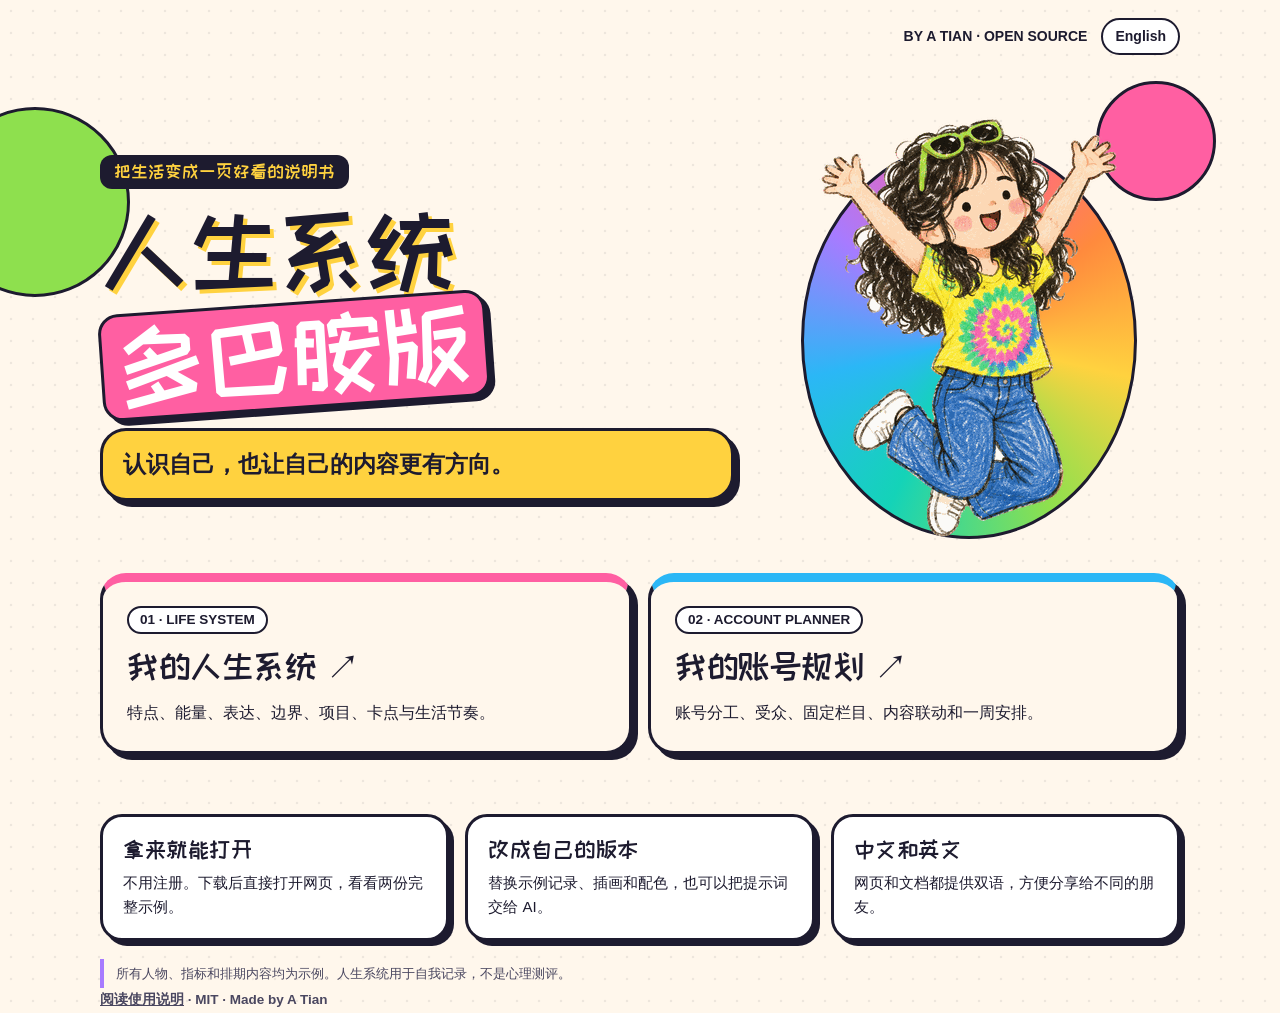
<file: index.html>
<!doctype html><html lang="zh-CN"><head><meta charset="utf-8"><meta name="viewport" content="width=device-width,initial-scale=1"><title>多巴胺人生系统</title><link href="https://fonts.googleapis.com/css2?family=ZCOOL+KuaiLe&display=swap" rel="stylesheet"><link rel="stylesheet" href="assets/life.css"><link rel="stylesheet" href="assets/extras.css"></head><body><div class="projectbar wrap"><span>BY A TIAN · OPEN SOURCE</span><a href="index_en.html">English</a></div><header class="hero"><div class="blob b1"></div><div class="blob b2"></div><div class="wrap"><div class="hero-in"><div><span class="kicker">把生活变成一页好看的说明书</span><h1>人生系统<br><span>多巴胺版</span></h1><div class="motto box">认识自己，也让自己的内容更有方向。</div></div><div class="hero-pic"><div class="ring"></div><img src="assets/mascot-01.png" alt="阿甜示例插画"></div></div></div></header><main class="wrap"><div class="g2"><a class="box public-card template-link" href="templates/life-system.html" style="--c:var(--pink)"><span class="tag">01 · LIFE SYSTEM</span><h2>我的人生系统 ↗</h2><p>特点、能量、表达、边界、项目、卡点与生活节奏。</p></a><a class="box public-card template-link" href="templates/account-planner.html" style="--c:var(--blue)"><span class="tag">02 · ACCOUNT PLANNER</span><h2>我的账号规划 ↗</h2><p>账号分工、受众、固定栏目、内容联动和一周安排。</p></a></div><section><div class="g3"><div class="card"><h3>拿来就能打开</h3><p>不用注册。下载后直接打开网页，看看两份完整示例。</p></div><div class="card"><h3>改成自己的版本</h3><p>替换示例记录、插画和配色，也可以把提示词交给 AI。</p></div><div class="card"><h3>中文和英文</h3><p>网页和文档都提供双语，方便分享给不同的朋友。</p></div></div></section><p class="example-badge">所有人物、指标和排期内容均为示例。人生系统用于自我记录，不是心理测评。</p></main><footer class="wrap"><a href="README.md">阅读使用说明</a> · MIT · Made by A Tian</footer></body></html>
</file>
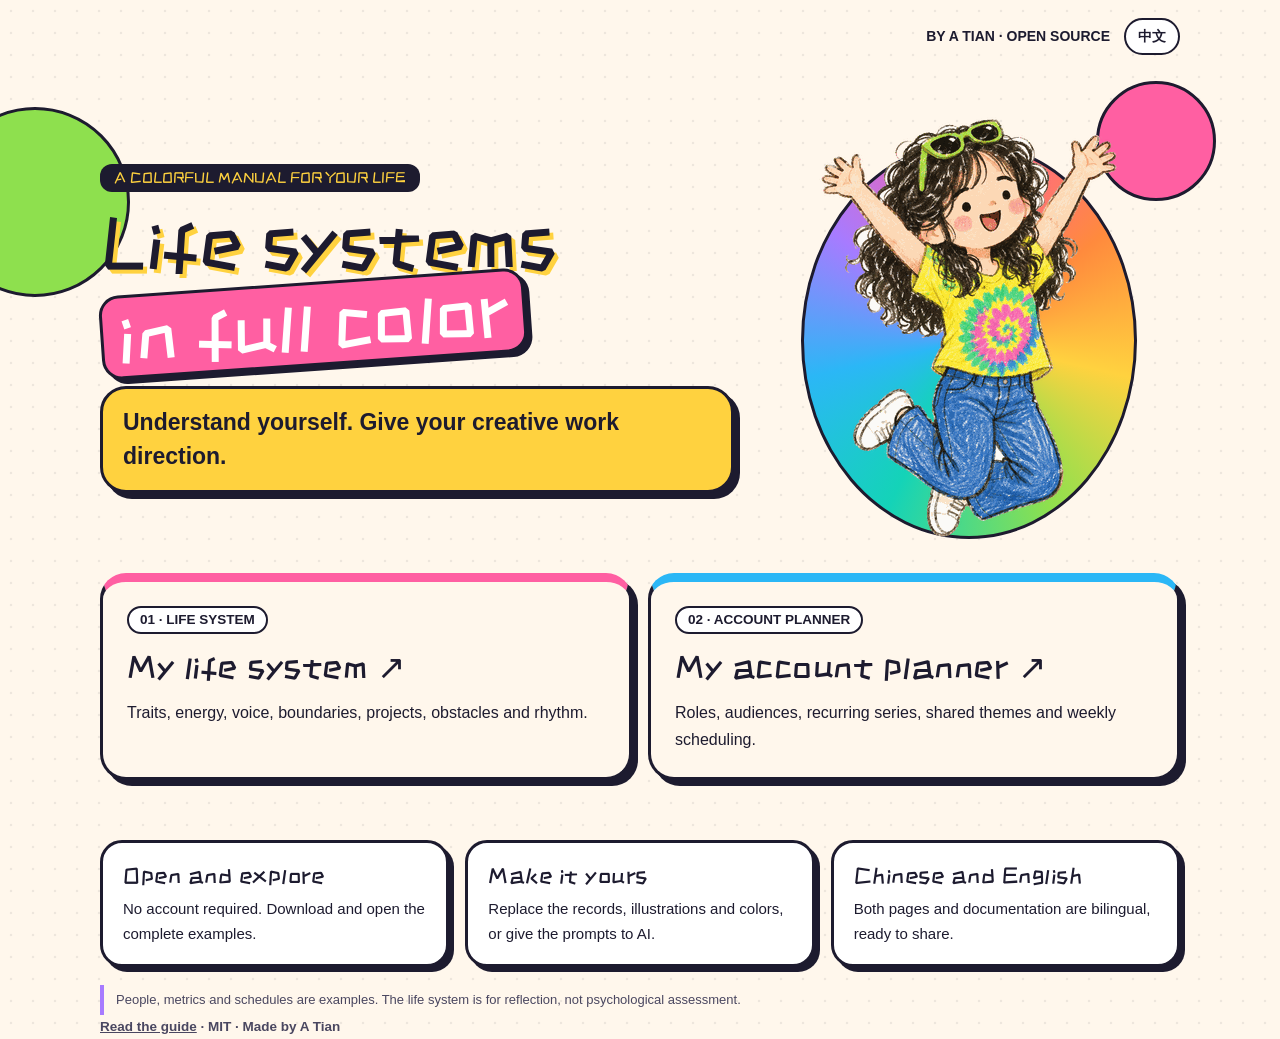
<file: index_en.html>
<!doctype html><html lang="en"><head><meta charset="utf-8"><meta name="viewport" content="width=device-width,initial-scale=1"><title>Dopamine Life System</title><link href="https://fonts.googleapis.com/css2?family=ZCOOL+KuaiLe&display=swap" rel="stylesheet"><link rel="stylesheet" href="assets/life.css"><link rel="stylesheet" href="assets/extras.css"></head><body><div class="projectbar wrap"><span>BY A TIAN · OPEN SOURCE</span><a href="index.html">中文</a></div><header class="hero"><div class="blob b1"></div><div class="blob b2"></div><div class="wrap"><div class="hero-in"><div><span class="kicker">A COLORFUL MANUAL FOR YOUR LIFE</span><h1>Life systems<br><span>in full color</span></h1><div class="motto box">Understand yourself. Give your creative work direction.</div></div><div class="hero-pic"><div class="ring"></div><img src="assets/mascot-01.png" alt="Illustration from A Tian"></div></div></div></header><main class="wrap"><div class="g2"><a class="box public-card template-link" href="templates/life-system.en.html" style="--c:var(--pink)"><span class="tag">01 · LIFE SYSTEM</span><h2>My life system ↗</h2><p>Traits, energy, voice, boundaries, projects, obstacles and rhythm.</p></a><a class="box public-card template-link" href="templates/account-planner.en.html" style="--c:var(--blue)"><span class="tag">02 · ACCOUNT PLANNER</span><h2>My account planner ↗</h2><p>Roles, audiences, recurring series, shared themes and weekly scheduling.</p></a></div><section><div class="g3"><div class="card"><h3>Open and explore</h3><p>No account required. Download and open the complete examples.</p></div><div class="card"><h3>Make it yours</h3><p>Replace the records, illustrations and colors, or give the prompts to AI.</p></div><div class="card"><h3>Chinese and English</h3><p>Both pages and documentation are bilingual, ready to share.</p></div></div></section><p class="example-badge">People, metrics and schedules are examples. The life system is for reflection, not psychological assessment.</p></main><footer class="wrap"><a href="README_EN.md">Read the guide</a> · MIT · Made by A Tian</footer></body></html>
</file>
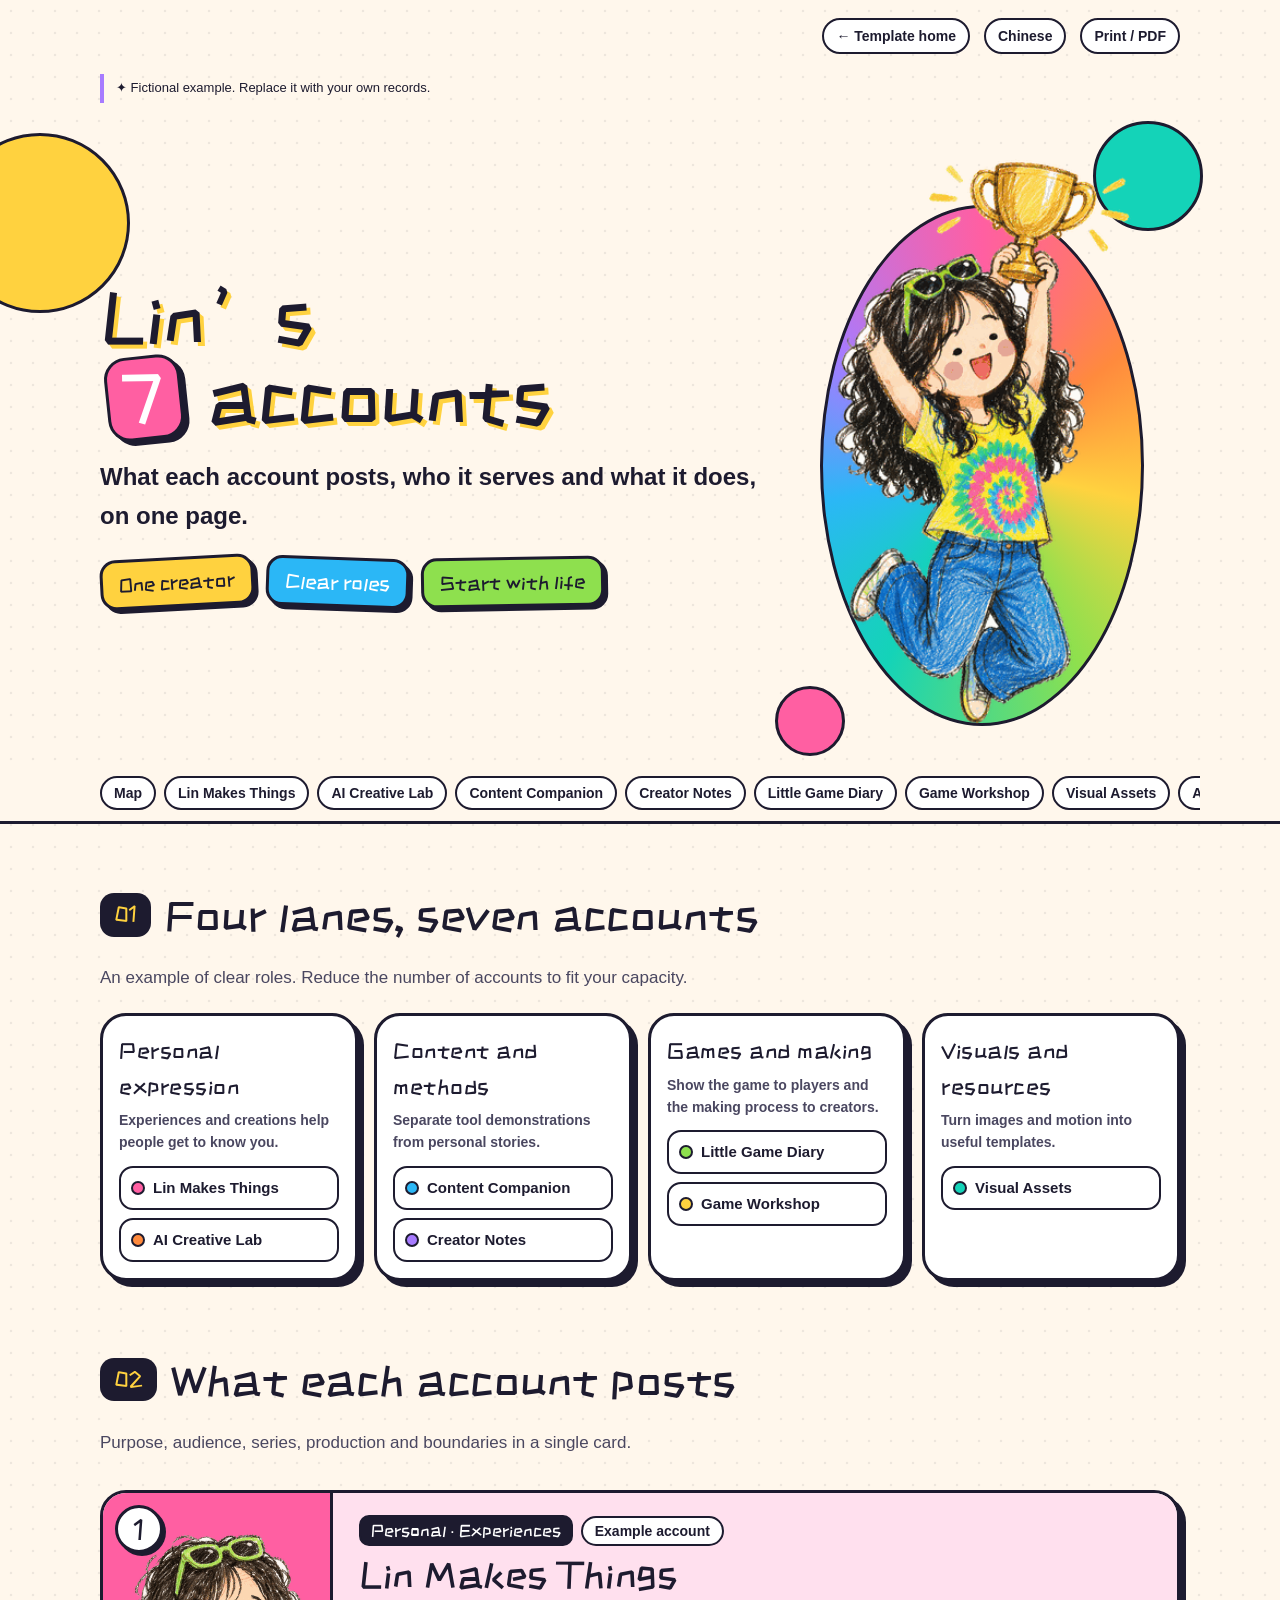
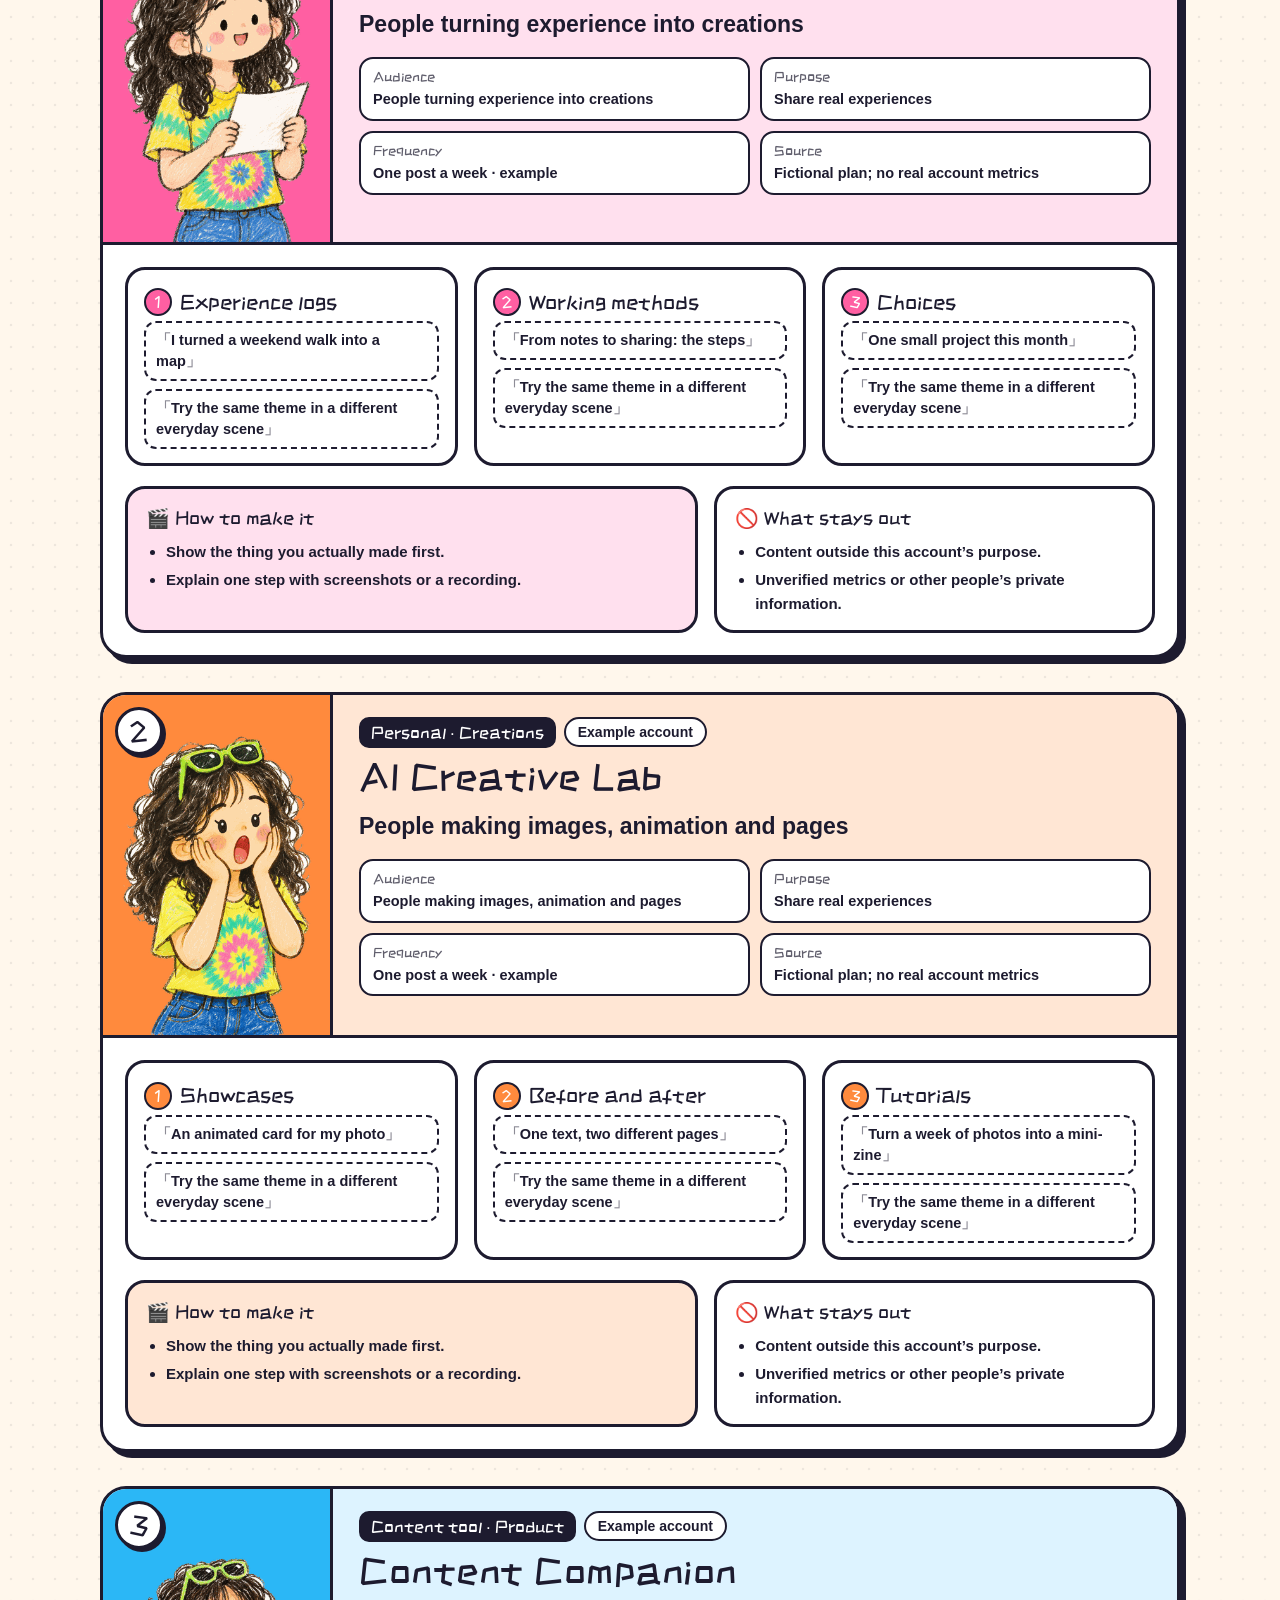
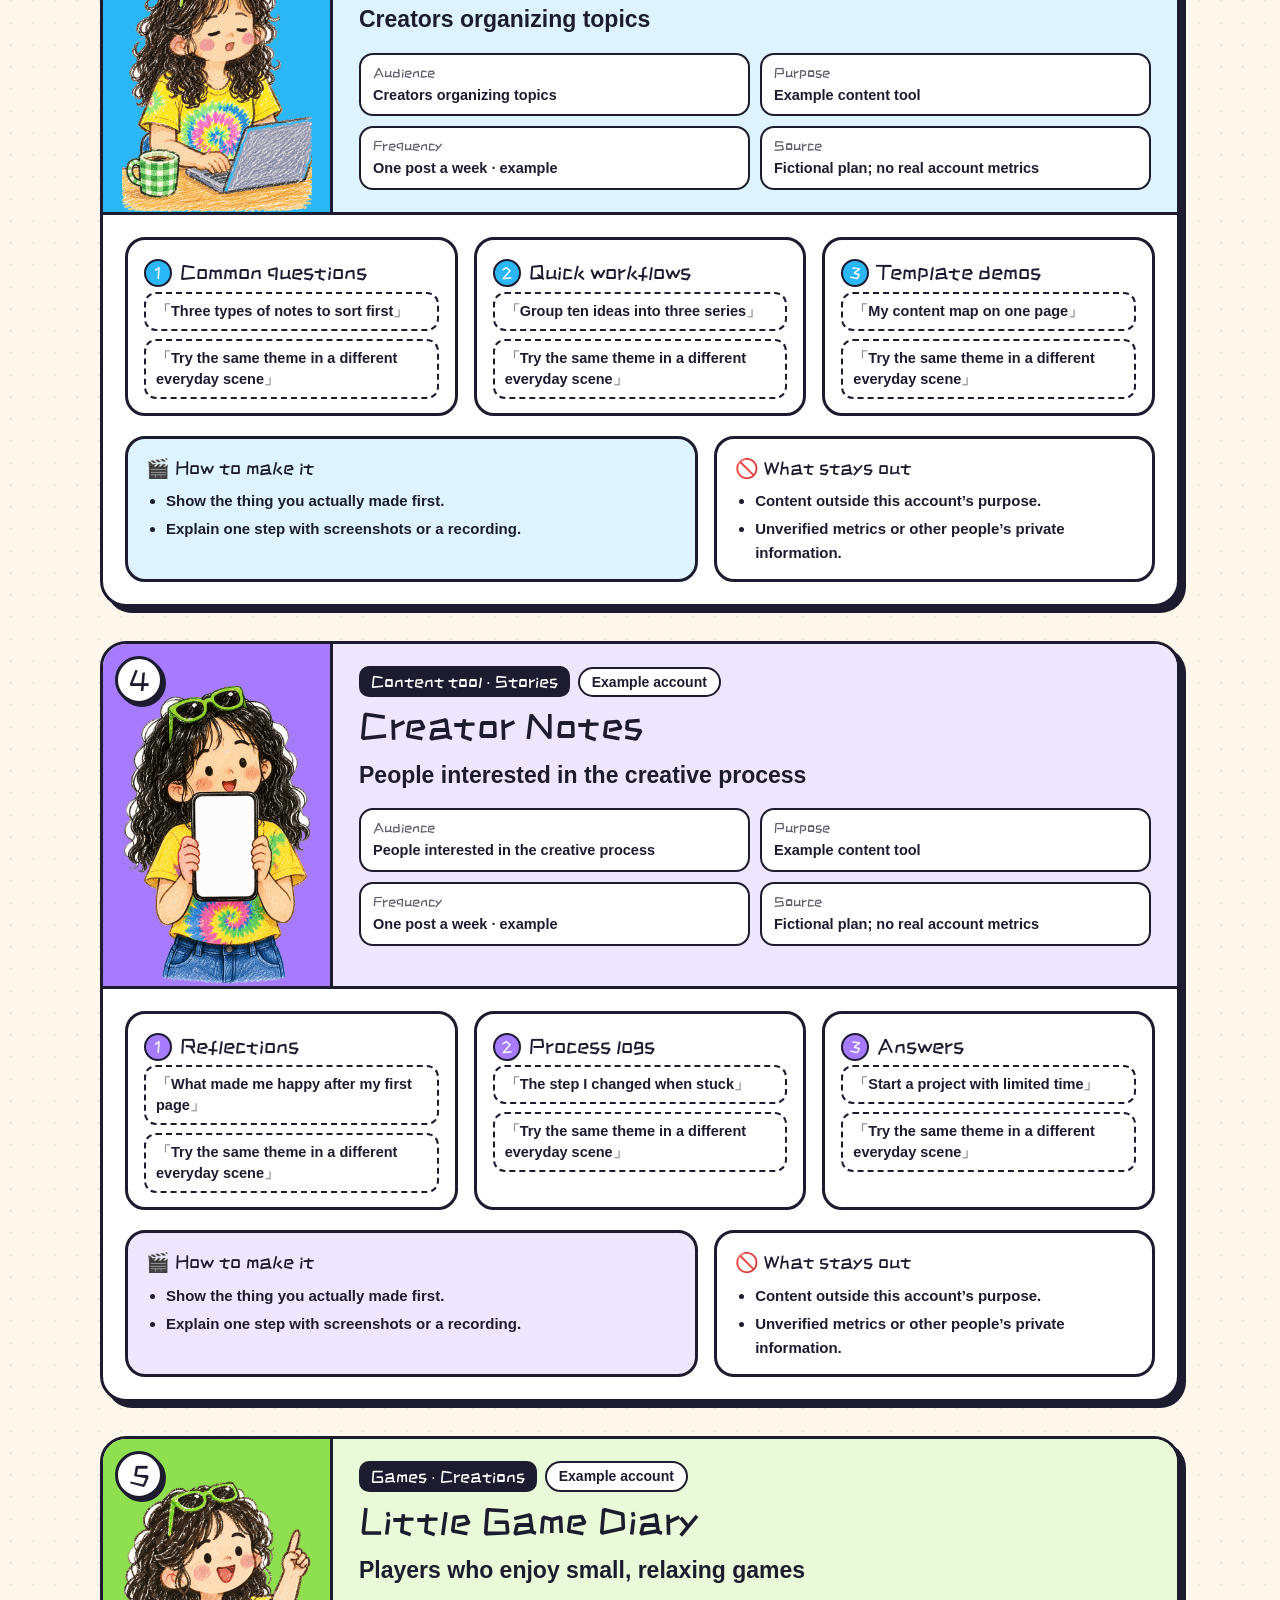
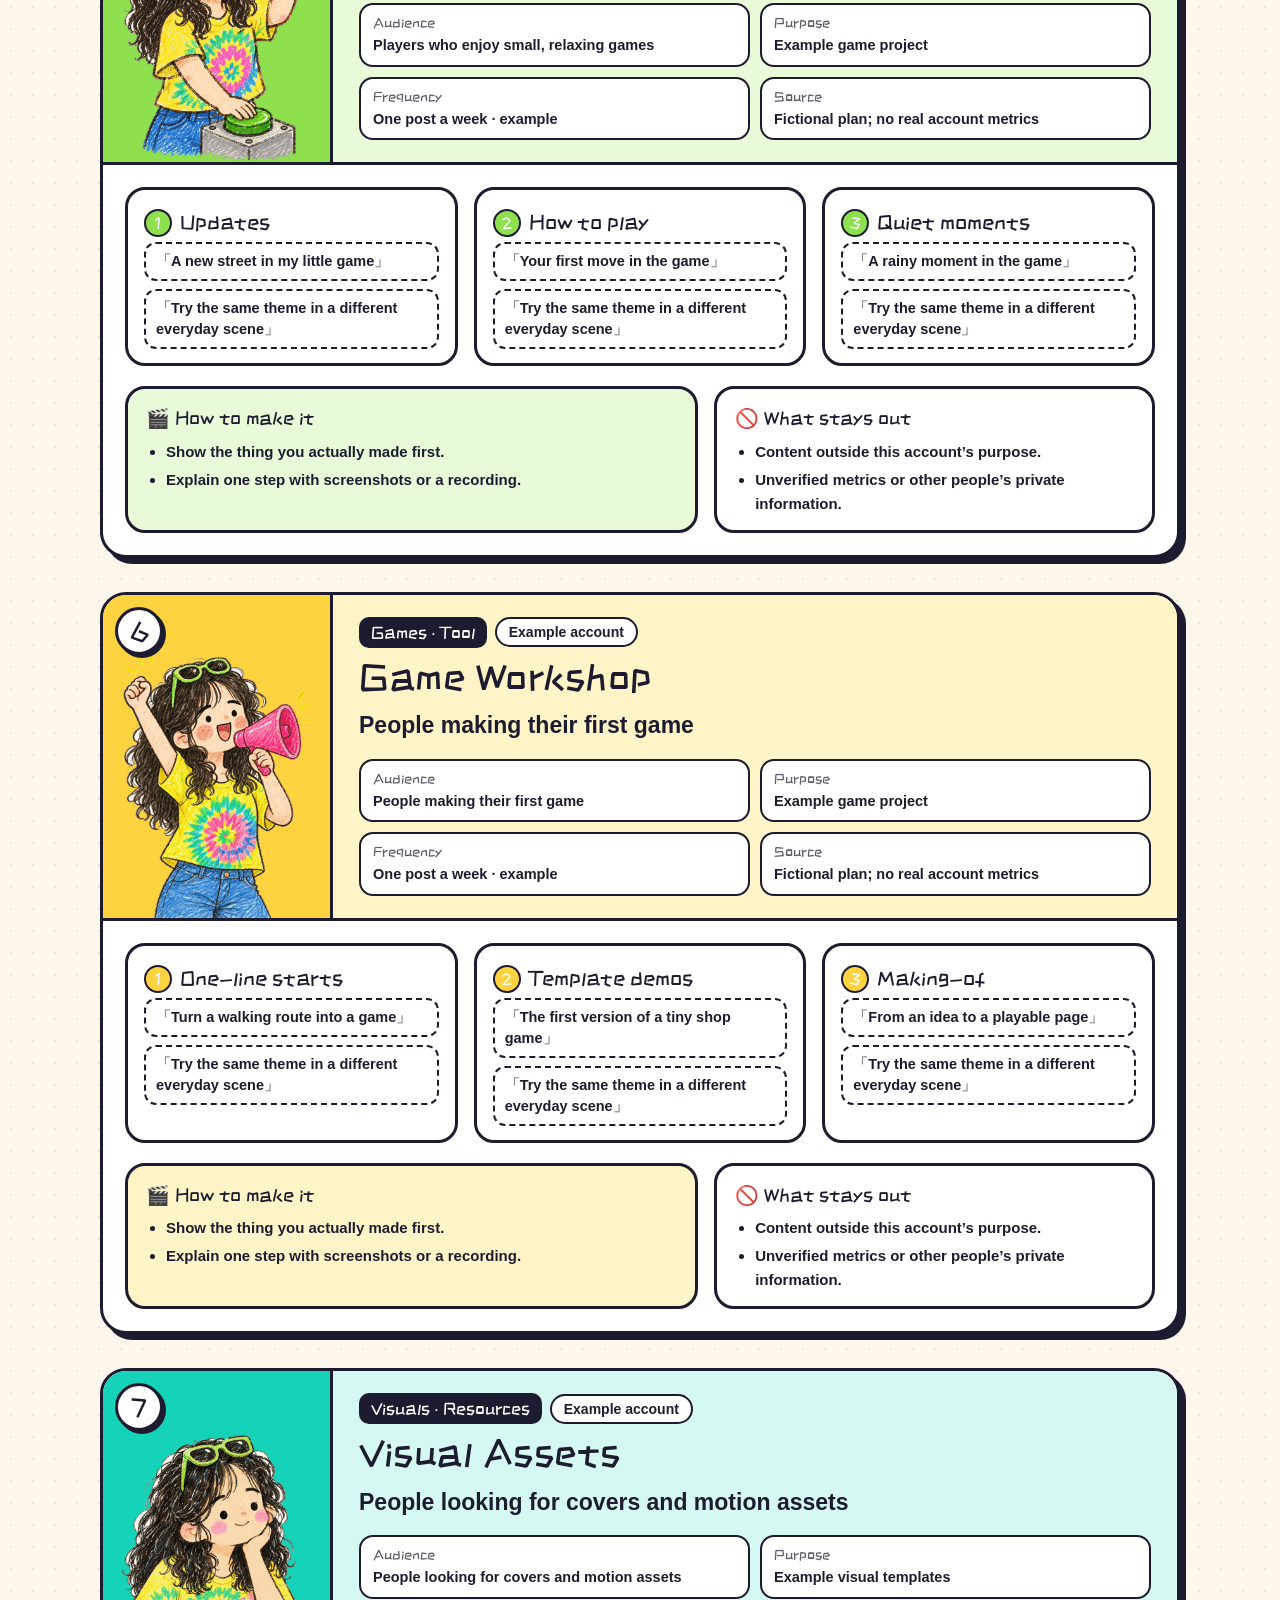
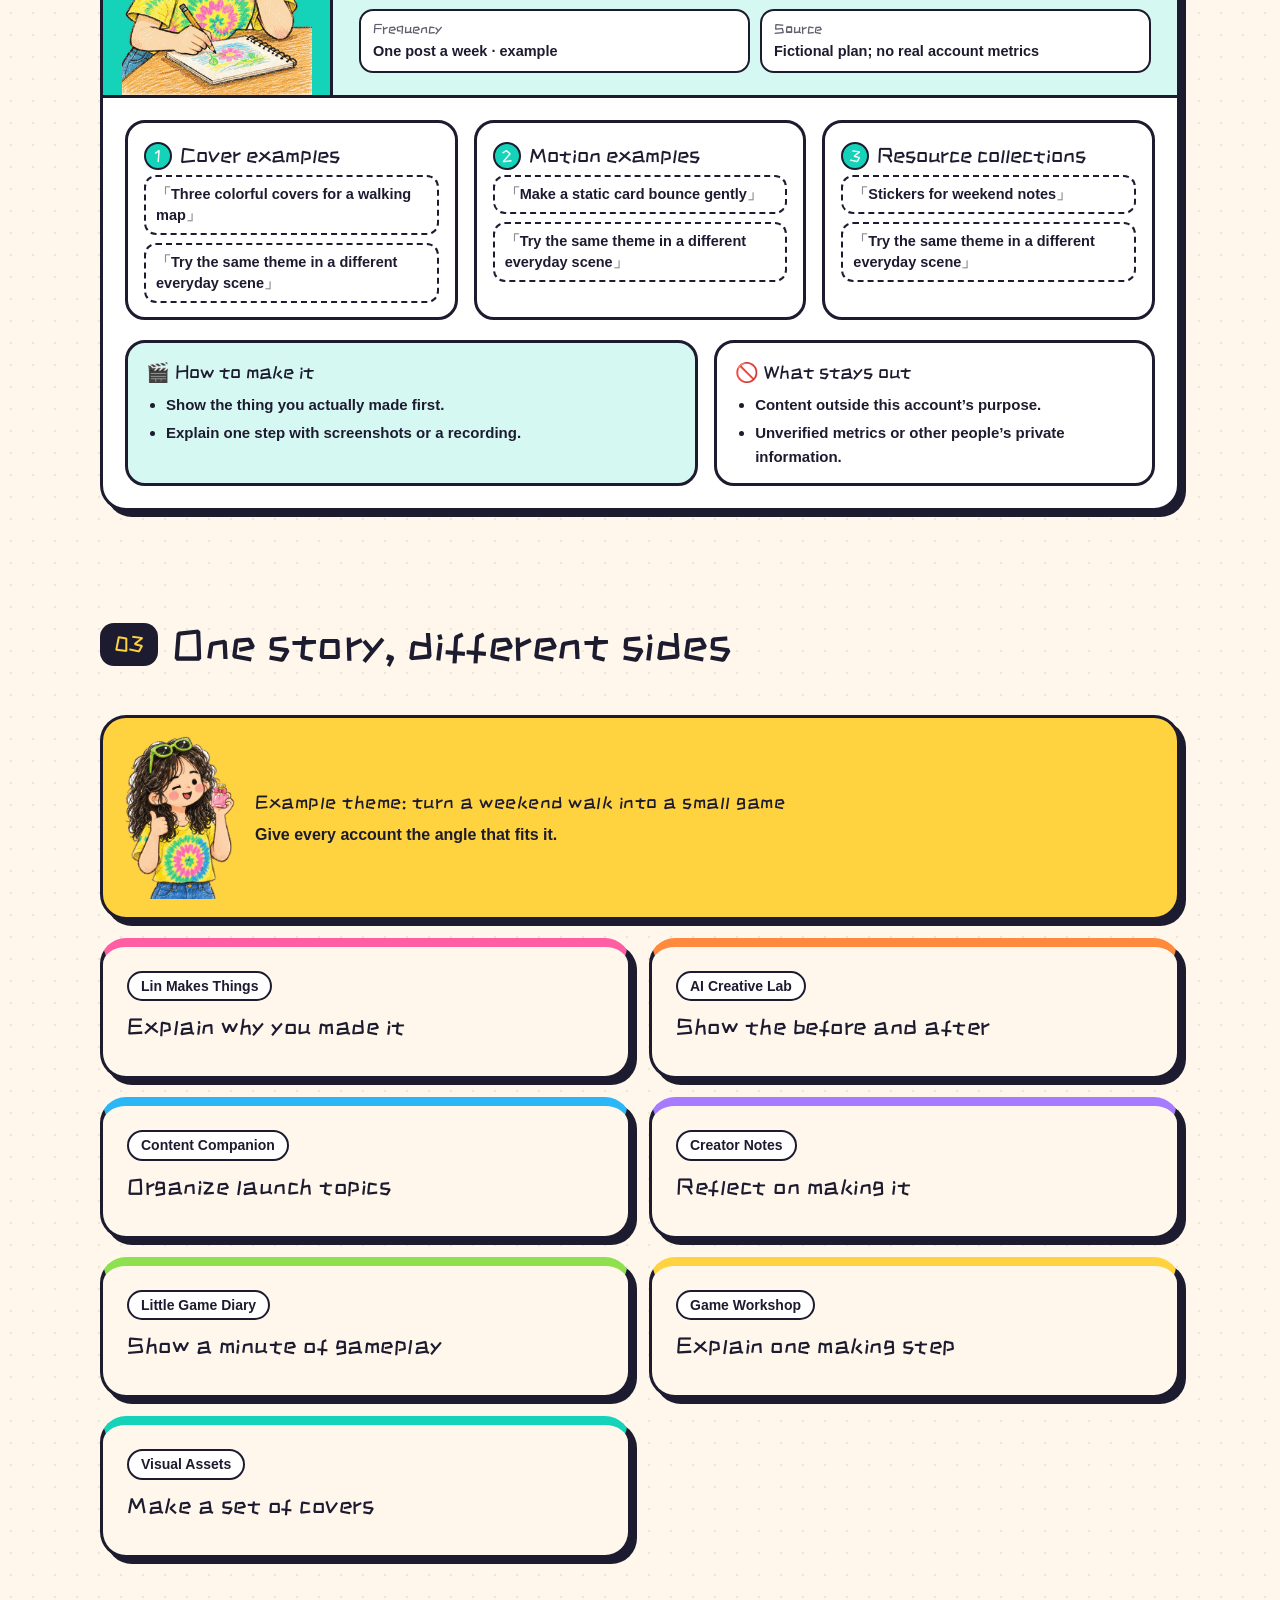
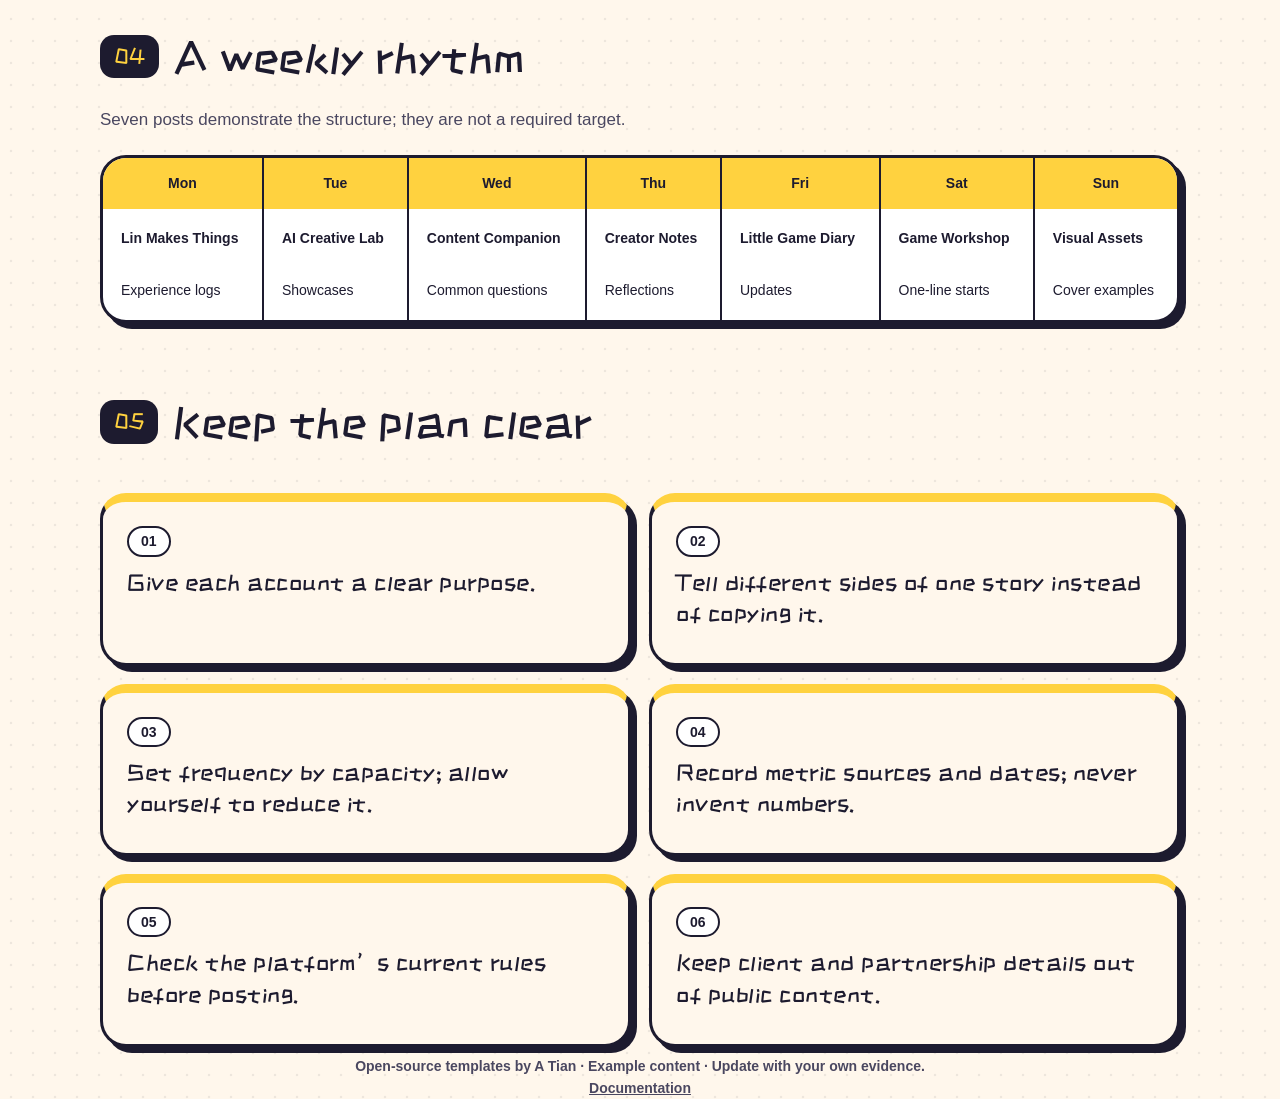
<file: templates/account-planner.en.html>
<!doctype html>
<html lang="en"><head><meta charset="utf-8"><meta name="viewport" content="width=device-width,initial-scale=1">
<title>Account planner · Dopamine Life System</title><meta name="description" content="Colorful life systems and creator account planning templates by A Tian.">
<link rel="preconnect" href="https://fonts.googleapis.com"><link href="https://fonts.googleapis.com/css2?family=ZCOOL+KuaiLe&display=swap" rel="stylesheet">
<link rel="stylesheet" href="../assets/accounts.css"><link rel="stylesheet" href="../assets/extras.css"></head>
<body><a class="skip-link" href="#main">Skip to content</a>
<div class="projectbar wrap"><a href="../index_en.html">← Template home</a><a href="account-planner.html">Chinese</a><button onclick="window.print()">Print / PDF</button></div>
<div class="wrap"><p class="example-badge">✦ Fictional example. Replace it with your own records.</p></div><header class="hero"><div class="blob b1"></div><div class="blob b2"></div><div class="blob b3"></div><div class="wrap"><div class="hero-in"><div><h1>Lin’s<br><span class="seven">7</span> accounts</h1><p class="sub">What each account posts, who it serves and what it does, on one page.</p><div class="stickers"><span class="stk">One creator</span><span class="stk">Clear roles</span><span class="stk">Start with life</span></div></div><div class="hero-pic"><div class="ring"></div><img src="../assets/mascot-11.png" alt="Illustration from A Tian"></div></div></div></header><nav class="nav"><div class="wrap"><a href="#map">Map</a><a href="#a1">Lin Makes Things</a><a href="#a2">AI Creative Lab</a><a href="#a3">Content Companion</a><a href="#a4">Creator Notes</a><a href="#a5">Little Game Diary</a><a href="#a6">Game Workshop</a><a href="#a7">Visual Assets</a><a href="#combo">Angles</a><a href="#week">Schedule</a><a href="#rules">Guidelines</a></div></nav><main class="wrap" id="main"><section id="map"><div class="sec-h"><span class="num">01</span><h2>Four lanes, seven accounts</h2><p>An example of clear roles. Reduce the number of accounts to fit your capacity.</p></div><div class="matrix"><article class="lane box"><h3>Personal expression</h3><div class="what">Experiences and creations help people get to know you.</div><a class="acc" href="#a1"><span class="dot" style="background:var(--pink)"></span>Lin Makes Things</a><a class="acc" href="#a2"><span class="dot" style="background:var(--orange)"></span>AI Creative Lab</a></article><article class="lane box"><h3>Content and methods</h3><div class="what">Separate tool demonstrations from personal stories.</div><a class="acc" href="#a3"><span class="dot" style="background:var(--blue)"></span>Content Companion</a><a class="acc" href="#a4"><span class="dot" style="background:var(--purple)"></span>Creator Notes</a></article><article class="lane box"><h3>Games and making</h3><div class="what">Show the game to players and the making process to creators.</div><a class="acc" href="#a5"><span class="dot" style="background:var(--lime)"></span>Little Game Diary</a><a class="acc" href="#a6"><span class="dot" style="background:var(--yellow)"></span>Game Workshop</a></article><article class="lane box"><h3>Visuals and resources</h3><div class="what">Turn images and motion into useful templates.</div><a class="acc" href="#a7"><span class="dot" style="background:var(--mint)"></span>Visual Assets</a></article></div></section><section id="accounts"><div class="sec-h"><span class="num">02</span><h2>What each account posts</h2><p>Purpose, audience, series, production and boundaries in a single card.</p></div><article id="a1" class="acct box c-pink"><div class="acct-top"><div class="acct-pic"><span class="no">1</span><img src="../assets/mascot-12.png" alt=""></div><div class="acct-head"><div class="row1"><span class="role">Personal · Experiences</span><span class="tag">Example account</span></div><h3>Lin Makes Things</h3><p class="pitch">People turning experience into creations</p><div class="facts"><div><b>Audience</b>People turning experience into creations</div><div><b>Purpose</b>Share real experiences</div><div><b>Frequency</b>One post a week · example</div><div><b>Source</b>Fictional plan; no real account metrics</div></div></div></div><div class="cols"><div class="col"><div class="ct"><em>1</em>Experience logs</div><ul><li>I turned a weekend walk into a map</li><li>Try the same theme in a different everyday scene</li></ul></div><div class="col"><div class="ct"><em>2</em>Working methods</div><ul><li>From notes to sharing: the steps</li><li>Try the same theme in a different everyday scene</li></ul></div><div class="col"><div class="ct"><em>3</em>Choices</div><ul><li>One small project this month</li><li>Try the same theme in a different everyday scene</li></ul></div></div><div class="howto"><div class="form"><h4>How to make it</h4><ul><li>Show the thing you actually made first.</li><li>Explain one step with screenshots or a recording.</li></ul></div><div class="dont"><h4>What stays out</h4><ul><li>Content outside this account’s purpose.</li><li>Unverified metrics or other people’s private information.</li></ul></div></div></article><article id="a2" class="acct box c-orange"><div class="acct-top"><div class="acct-pic"><span class="no">2</span><img src="../assets/mascot-13.png" alt=""></div><div class="acct-head"><div class="row1"><span class="role">Personal · Creations</span><span class="tag">Example account</span></div><h3>AI Creative Lab</h3><p class="pitch">People making images, animation and pages</p><div class="facts"><div><b>Audience</b>People making images, animation and pages</div><div><b>Purpose</b>Share real experiences</div><div><b>Frequency</b>One post a week · example</div><div><b>Source</b>Fictional plan; no real account metrics</div></div></div></div><div class="cols"><div class="col"><div class="ct"><em>1</em>Showcases</div><ul><li>An animated card for my photo</li><li>Try the same theme in a different everyday scene</li></ul></div><div class="col"><div class="ct"><em>2</em>Before and after</div><ul><li>One text, two different pages</li><li>Try the same theme in a different everyday scene</li></ul></div><div class="col"><div class="ct"><em>3</em>Tutorials</div><ul><li>Turn a week of photos into a mini-zine</li><li>Try the same theme in a different everyday scene</li></ul></div></div><div class="howto"><div class="form"><h4>How to make it</h4><ul><li>Show the thing you actually made first.</li><li>Explain one step with screenshots or a recording.</li></ul></div><div class="dont"><h4>What stays out</h4><ul><li>Content outside this account’s purpose.</li><li>Unverified metrics or other people’s private information.</li></ul></div></div></article><article id="a3" class="acct box c-blue"><div class="acct-top"><div class="acct-pic"><span class="no">3</span><img src="../assets/mascot-14.png" alt=""></div><div class="acct-head"><div class="row1"><span class="role">Content tool · Product</span><span class="tag">Example account</span></div><h3>Content Companion</h3><p class="pitch">Creators organizing topics</p><div class="facts"><div><b>Audience</b>Creators organizing topics</div><div><b>Purpose</b>Example content tool</div><div><b>Frequency</b>One post a week · example</div><div><b>Source</b>Fictional plan; no real account metrics</div></div></div></div><div class="cols"><div class="col"><div class="ct"><em>1</em>Common questions</div><ul><li>Three types of notes to sort first</li><li>Try the same theme in a different everyday scene</li></ul></div><div class="col"><div class="ct"><em>2</em>Quick workflows</div><ul><li>Group ten ideas into three series</li><li>Try the same theme in a different everyday scene</li></ul></div><div class="col"><div class="ct"><em>3</em>Template demos</div><ul><li>My content map on one page</li><li>Try the same theme in a different everyday scene</li></ul></div></div><div class="howto"><div class="form"><h4>How to make it</h4><ul><li>Show the thing you actually made first.</li><li>Explain one step with screenshots or a recording.</li></ul></div><div class="dont"><h4>What stays out</h4><ul><li>Content outside this account’s purpose.</li><li>Unverified metrics or other people’s private information.</li></ul></div></div></article><article id="a4" class="acct box c-purple"><div class="acct-top"><div class="acct-pic"><span class="no">4</span><img src="../assets/mascot-15.png" alt=""></div><div class="acct-head"><div class="row1"><span class="role">Content tool · Stories</span><span class="tag">Example account</span></div><h3>Creator Notes</h3><p class="pitch">People interested in the creative process</p><div class="facts"><div><b>Audience</b>People interested in the creative process</div><div><b>Purpose</b>Example content tool</div><div><b>Frequency</b>One post a week · example</div><div><b>Source</b>Fictional plan; no real account metrics</div></div></div></div><div class="cols"><div class="col"><div class="ct"><em>1</em>Reflections</div><ul><li>What made me happy after my first page</li><li>Try the same theme in a different everyday scene</li></ul></div><div class="col"><div class="ct"><em>2</em>Process logs</div><ul><li>The step I changed when stuck</li><li>Try the same theme in a different everyday scene</li></ul></div><div class="col"><div class="ct"><em>3</em>Answers</div><ul><li>Start a project with limited time</li><li>Try the same theme in a different everyday scene</li></ul></div></div><div class="howto"><div class="form"><h4>How to make it</h4><ul><li>Show the thing you actually made first.</li><li>Explain one step with screenshots or a recording.</li></ul></div><div class="dont"><h4>What stays out</h4><ul><li>Content outside this account’s purpose.</li><li>Unverified metrics or other people’s private information.</li></ul></div></div></article><article id="a5" class="acct box c-lime"><div class="acct-top"><div class="acct-pic"><span class="no">5</span><img src="../assets/mascot-16.png" alt=""></div><div class="acct-head"><div class="row1"><span class="role">Games · Creations</span><span class="tag">Example account</span></div><h3>Little Game Diary</h3><p class="pitch">Players who enjoy small, relaxing games</p><div class="facts"><div><b>Audience</b>Players who enjoy small, relaxing games</div><div><b>Purpose</b>Example game project</div><div><b>Frequency</b>One post a week · example</div><div><b>Source</b>Fictional plan; no real account metrics</div></div></div></div><div class="cols"><div class="col"><div class="ct"><em>1</em>Updates</div><ul><li>A new street in my little game</li><li>Try the same theme in a different everyday scene</li></ul></div><div class="col"><div class="ct"><em>2</em>How to play</div><ul><li>Your first move in the game</li><li>Try the same theme in a different everyday scene</li></ul></div><div class="col"><div class="ct"><em>3</em>Quiet moments</div><ul><li>A rainy moment in the game</li><li>Try the same theme in a different everyday scene</li></ul></div></div><div class="howto"><div class="form"><h4>How to make it</h4><ul><li>Show the thing you actually made first.</li><li>Explain one step with screenshots or a recording.</li></ul></div><div class="dont"><h4>What stays out</h4><ul><li>Content outside this account’s purpose.</li><li>Unverified metrics or other people’s private information.</li></ul></div></div></article><article id="a6" class="acct box c-yellow"><div class="acct-top"><div class="acct-pic"><span class="no">6</span><img src="../assets/mascot-17.png" alt=""></div><div class="acct-head"><div class="row1"><span class="role">Games · Tool</span><span class="tag">Example account</span></div><h3>Game Workshop</h3><p class="pitch">People making their first game</p><div class="facts"><div><b>Audience</b>People making their first game</div><div><b>Purpose</b>Example game project</div><div><b>Frequency</b>One post a week · example</div><div><b>Source</b>Fictional plan; no real account metrics</div></div></div></div><div class="cols"><div class="col"><div class="ct"><em>1</em>One-line starts</div><ul><li>Turn a walking route into a game</li><li>Try the same theme in a different everyday scene</li></ul></div><div class="col"><div class="ct"><em>2</em>Template demos</div><ul><li>The first version of a tiny shop game</li><li>Try the same theme in a different everyday scene</li></ul></div><div class="col"><div class="ct"><em>3</em>Making-of</div><ul><li>From an idea to a playable page</li><li>Try the same theme in a different everyday scene</li></ul></div></div><div class="howto"><div class="form"><h4>How to make it</h4><ul><li>Show the thing you actually made first.</li><li>Explain one step with screenshots or a recording.</li></ul></div><div class="dont"><h4>What stays out</h4><ul><li>Content outside this account’s purpose.</li><li>Unverified metrics or other people’s private information.</li></ul></div></div></article><article id="a7" class="acct box c-mint"><div class="acct-top"><div class="acct-pic"><span class="no">7</span><img src="../assets/mascot-18.png" alt=""></div><div class="acct-head"><div class="row1"><span class="role">Visuals · Resources</span><span class="tag">Example account</span></div><h3>Visual Assets</h3><p class="pitch">People looking for covers and motion assets</p><div class="facts"><div><b>Audience</b>People looking for covers and motion assets</div><div><b>Purpose</b>Example visual templates</div><div><b>Frequency</b>One post a week · example</div><div><b>Source</b>Fictional plan; no real account metrics</div></div></div></div><div class="cols"><div class="col"><div class="ct"><em>1</em>Cover examples</div><ul><li>Three colorful covers for a walking map</li><li>Try the same theme in a different everyday scene</li></ul></div><div class="col"><div class="ct"><em>2</em>Motion examples</div><ul><li>Make a static card bounce gently</li><li>Try the same theme in a different everyday scene</li></ul></div><div class="col"><div class="ct"><em>3</em>Resource collections</div><ul><li>Stickers for weekend notes</li><li>Try the same theme in a different everyday scene</li></ul></div></div><div class="howto"><div class="form"><h4>How to make it</h4><ul><li>Show the thing you actually made first.</li><li>Explain one step with screenshots or a recording.</li></ul></div><div class="dont"><h4>What stays out</h4><ul><li>Content outside this account’s purpose.</li><li>Unverified metrics or other people’s private information.</li></ul></div></div></article></section><section id="combo"><div class="sec-h"><span class="num">03</span><h2>One story, different sides</h2><p></p></div><div class="combo-head box"><img src="../assets/mascot-19.png" alt=""><div><h3>Example theme: turn a weekend walk into a small game</h3><p>Give every account the angle that fits it.</p></div></div><div class="g2 public-grid"><article class="box public-card" style="--c:var(--pink)"><span class="tag">Lin Makes Things</span><h3>Explain why you made it</h3></article><article class="box public-card" style="--c:var(--orange)"><span class="tag">AI Creative Lab</span><h3>Show the before and after</h3></article><article class="box public-card" style="--c:var(--blue)"><span class="tag">Content Companion</span><h3>Organize launch topics</h3></article><article class="box public-card" style="--c:var(--purple)"><span class="tag">Creator Notes</span><h3>Reflect on making it</h3></article><article class="box public-card" style="--c:var(--lime)"><span class="tag">Little Game Diary</span><h3>Show a minute of gameplay</h3></article><article class="box public-card" style="--c:var(--yellow)"><span class="tag">Game Workshop</span><h3>Explain one making step</h3></article><article class="box public-card" style="--c:var(--mint)"><span class="tag">Visual Assets</span><h3>Make a set of covers</h3></article></div></section><section id="week"><div class="sec-h"><span class="num">04</span><h2>A weekly rhythm</h2><p>Seven posts demonstrate the structure; they are not a required target.</p></div><div class="public-scroll box"><table class="public-table"><thead><tr><th>Mon</th><th>Tue</th><th>Wed</th><th>Thu</th><th>Fri</th><th>Sat</th><th>Sun</th></tr></thead><tbody><tr><td><b>Lin Makes Things</b><br>Experience logs</td><td><b>AI Creative Lab</b><br>Showcases</td><td><b>Content Companion</b><br>Common questions</td><td><b>Creator Notes</b><br>Reflections</td><td><b>Little Game Diary</b><br>Updates</td><td><b>Game Workshop</b><br>One-line starts</td><td><b>Visual Assets</b><br>Cover examples</td></tr></tbody></table></div></section><section id="rules"><div class="sec-h"><span class="num">05</span><h2>Keep the plan clear</h2><p></p></div><div class="g2 public-grid"><article class="box public-card"><span class="tag">01</span><h3>Give each account a clear purpose.</h3></article><article class="box public-card"><span class="tag">02</span><h3>Tell different sides of one story instead of copying it.</h3></article><article class="box public-card"><span class="tag">03</span><h3>Set frequency by capacity; allow yourself to reduce it.</h3></article><article class="box public-card"><span class="tag">04</span><h3>Record metric sources and dates; never invent numbers.</h3></article><article class="box public-card"><span class="tag">05</span><h3>Check the platform’s current rules before posting.</h3></article><article class="box public-card"><span class="tag">06</span><h3>Keep client and partnership details out of public content.</h3></article></div></section></main>
<footer class="wrap">Open-source templates by A Tian · Example content · Update with your own evidence.<br><a href="../README_EN.md">Documentation</a></footer></body></html>
</file>
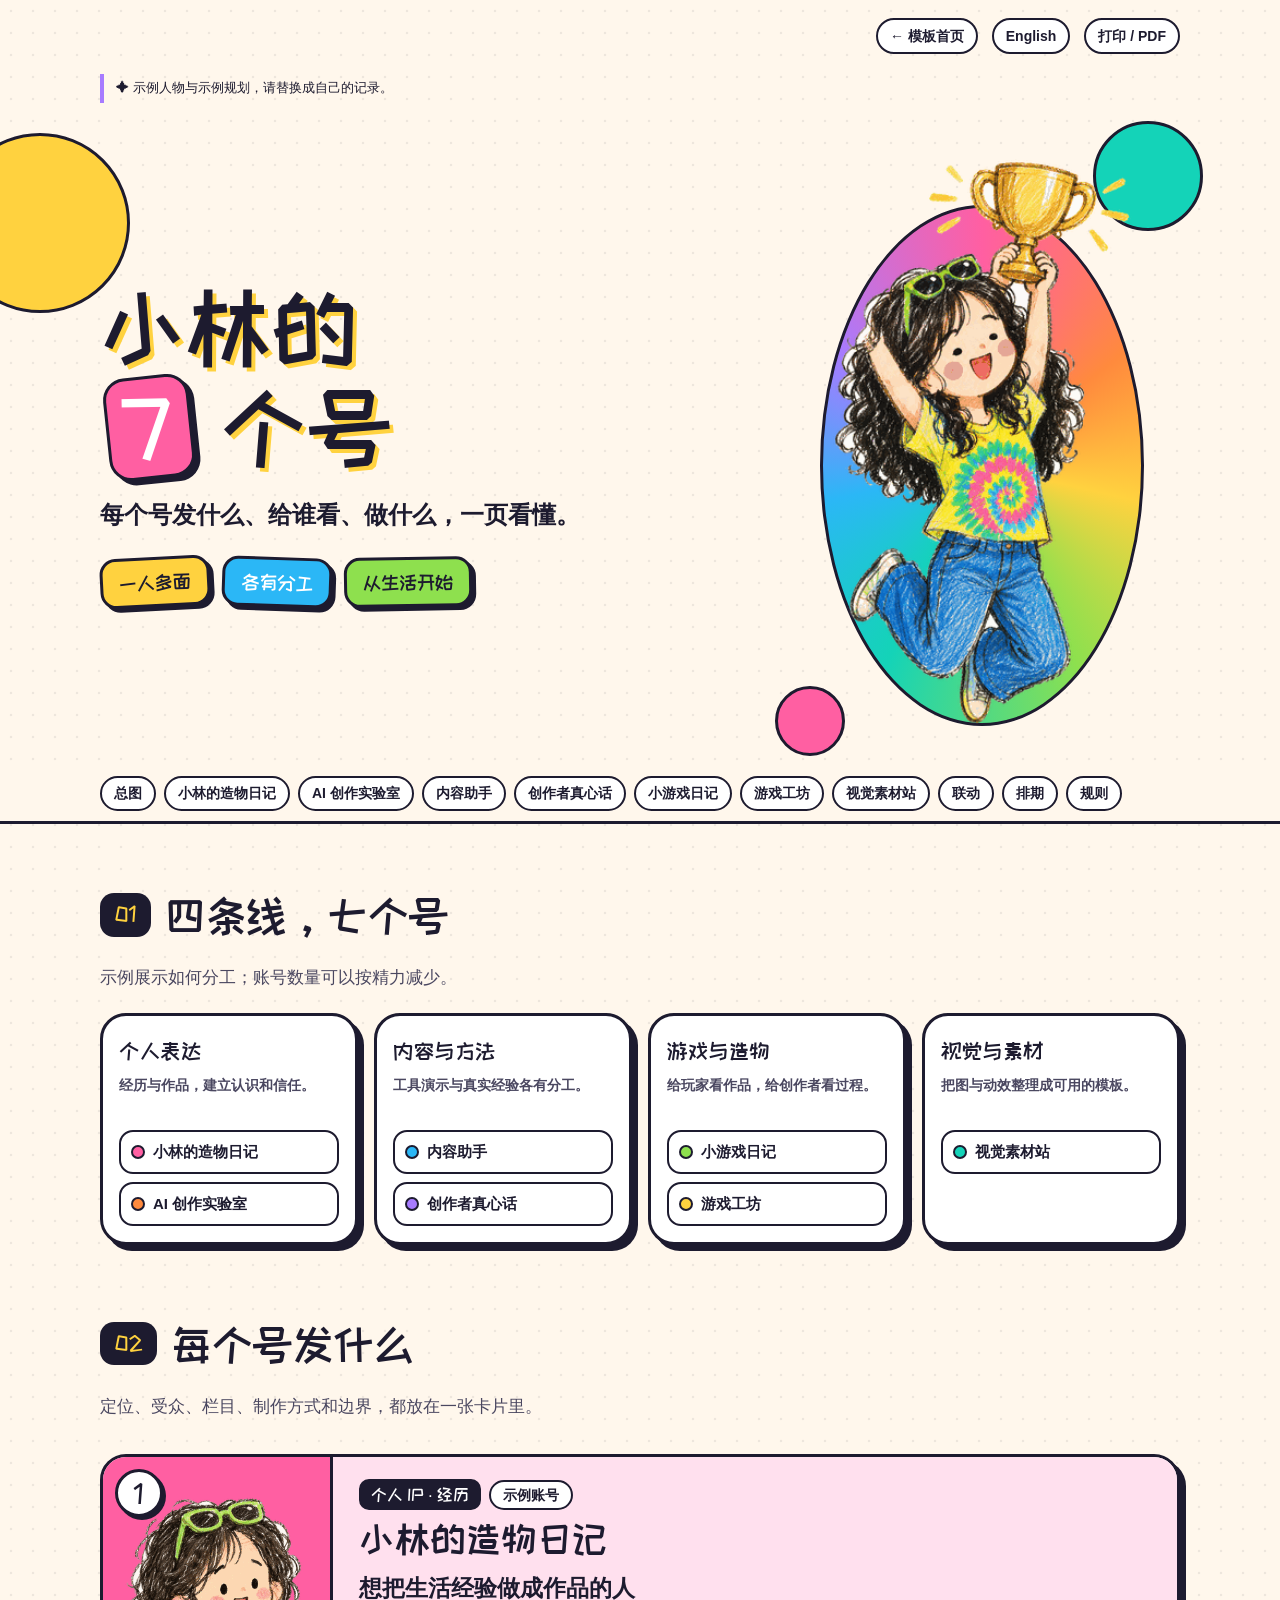
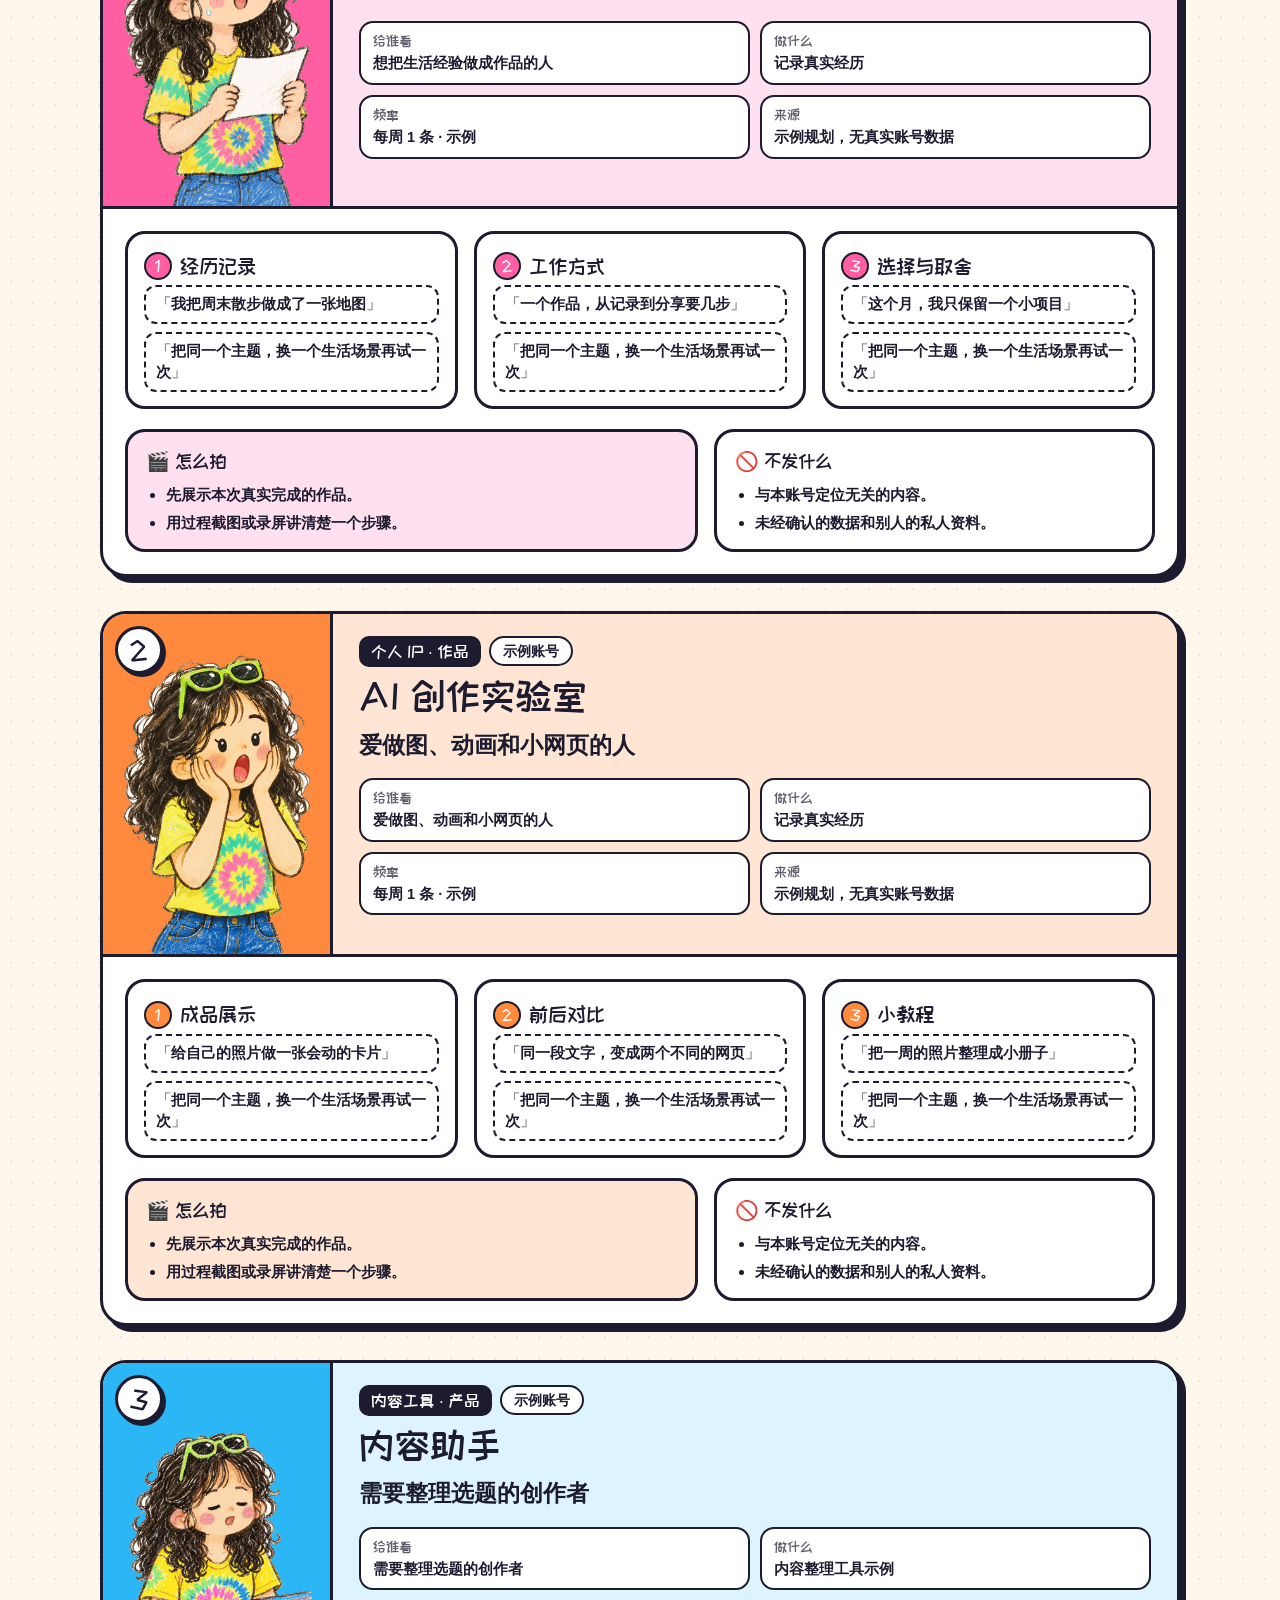
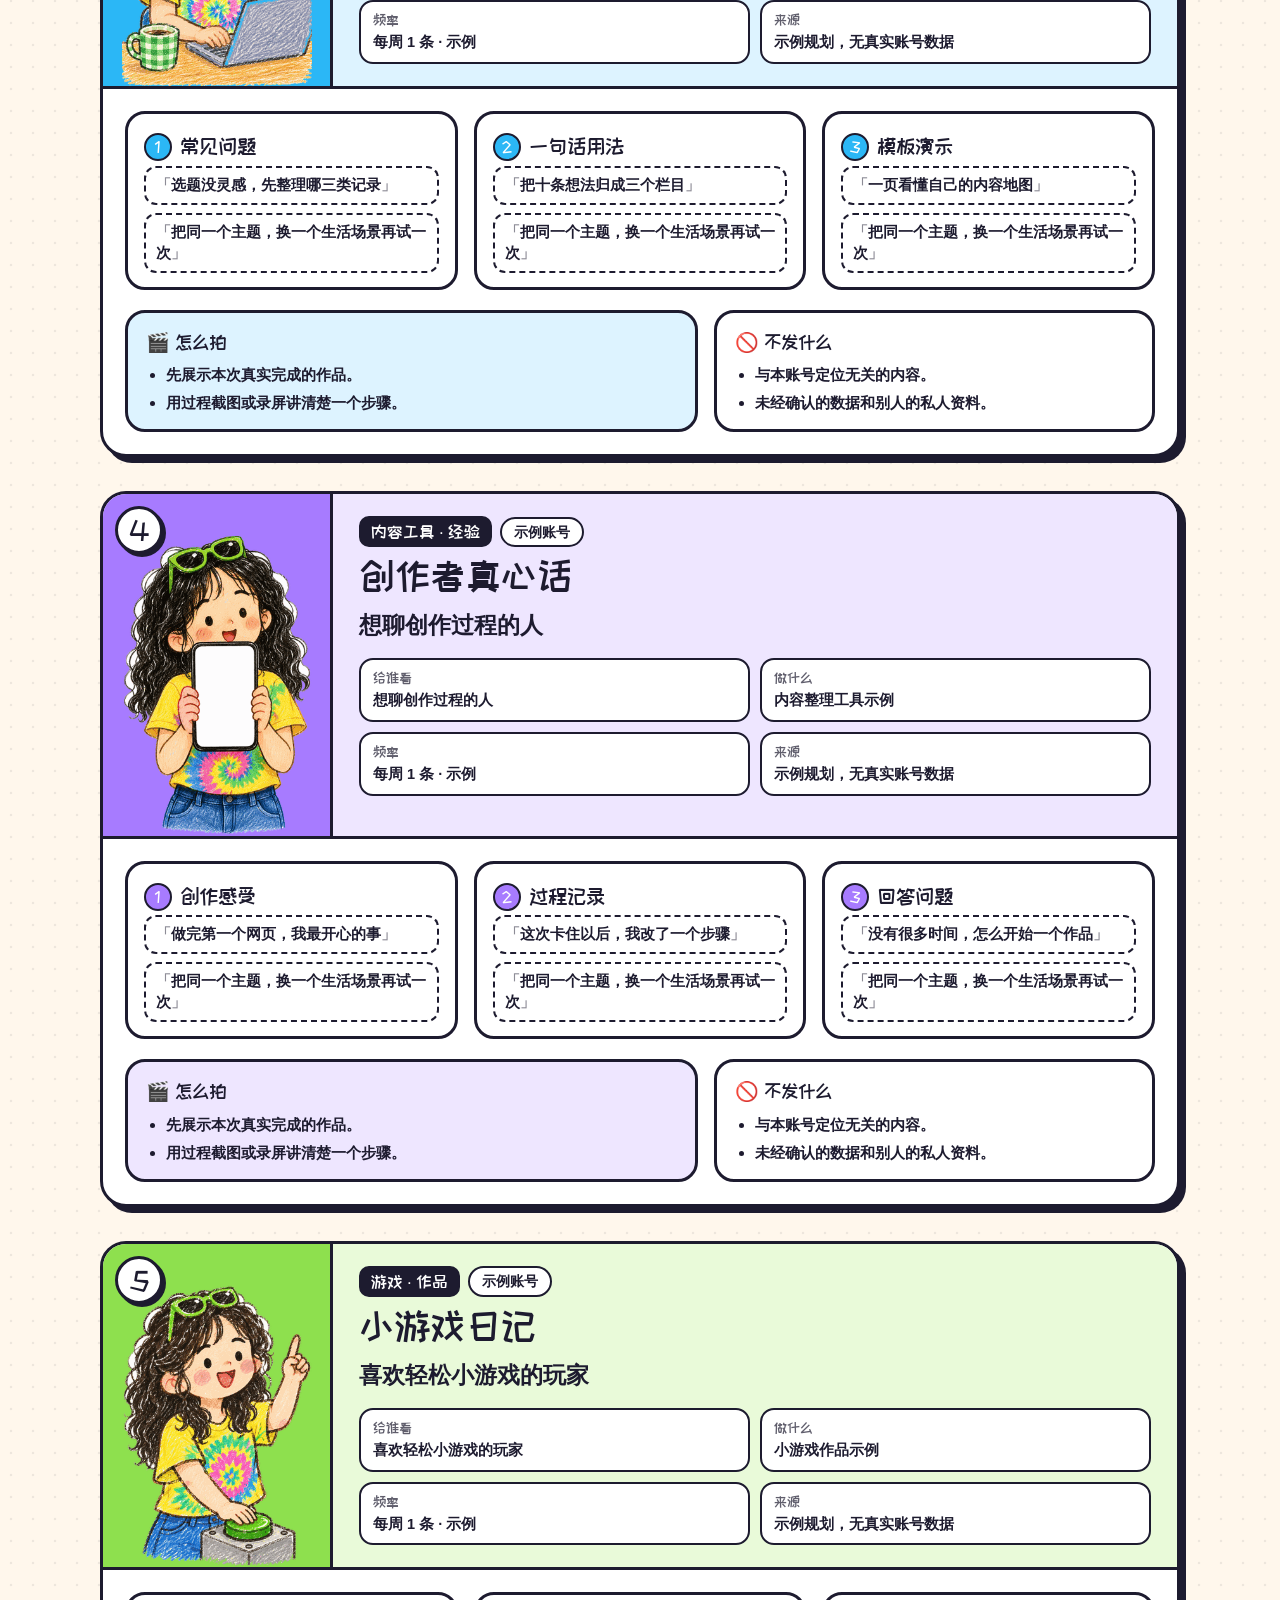
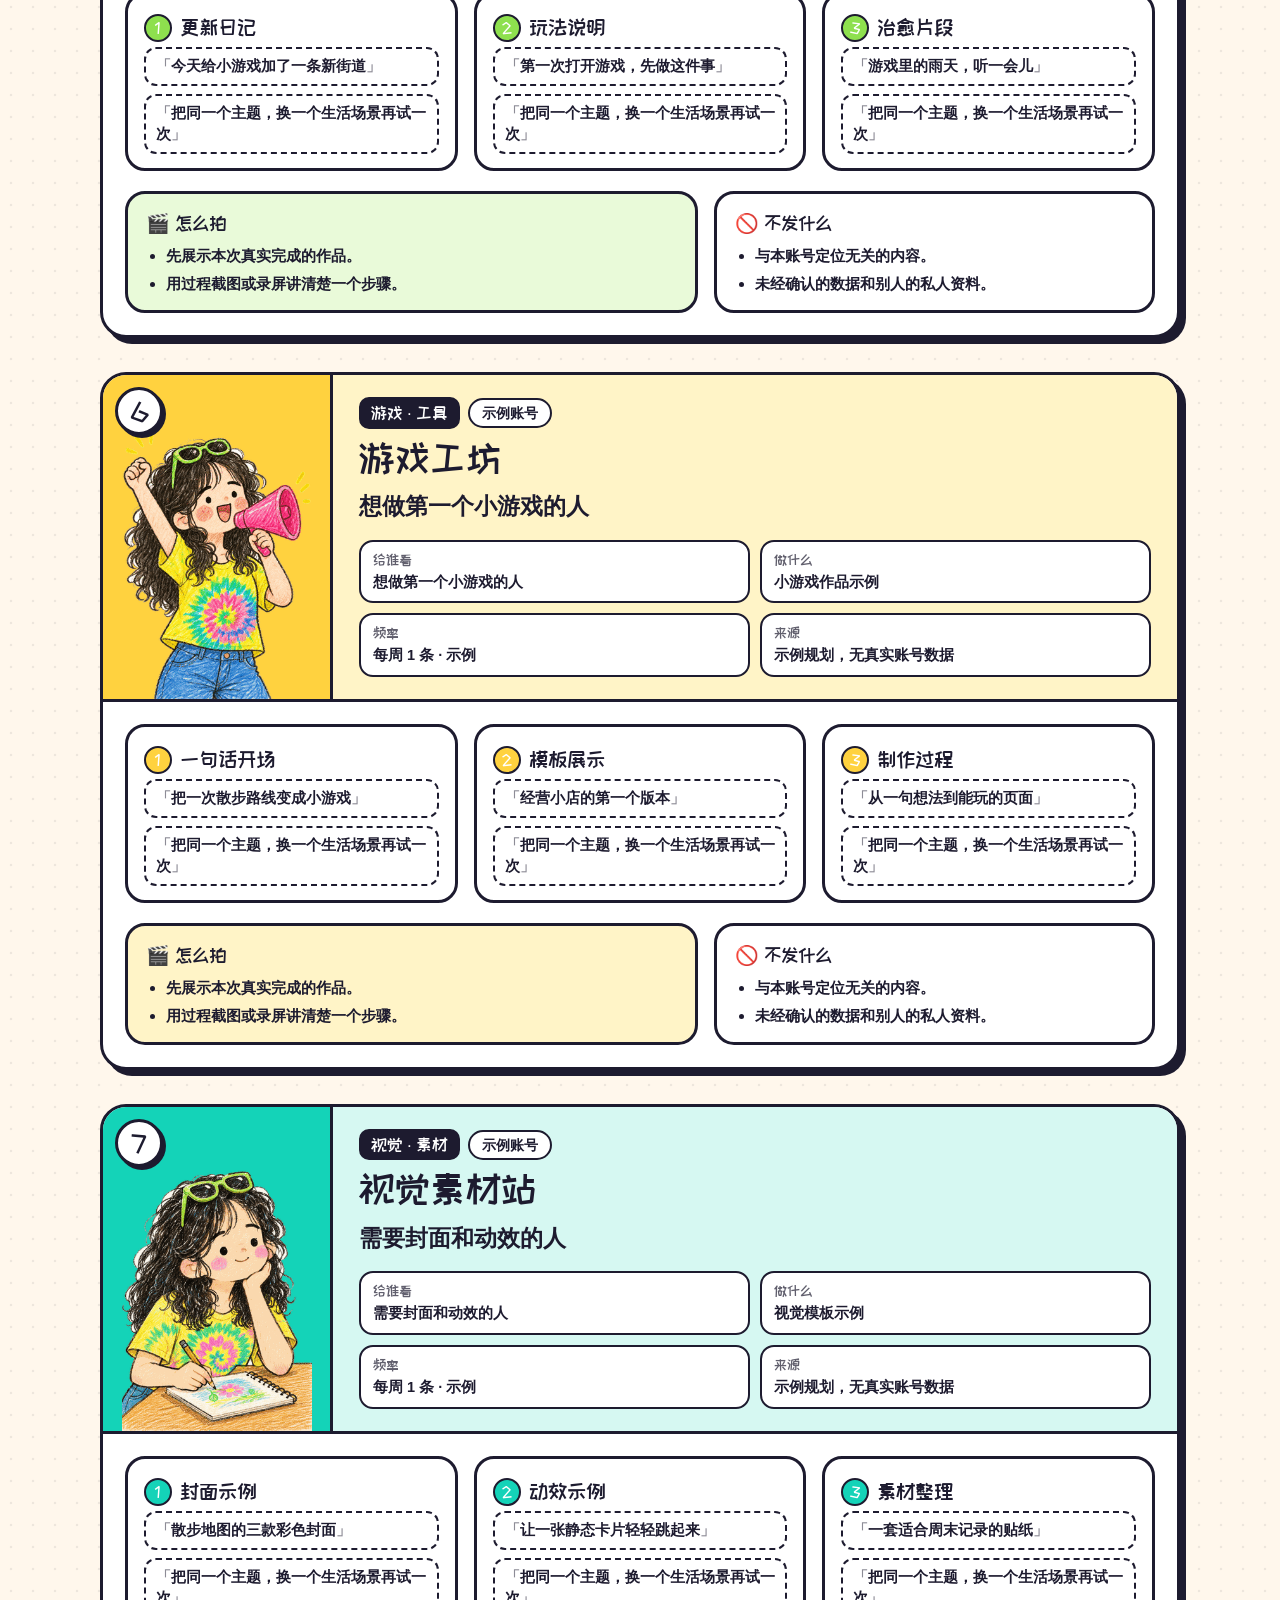
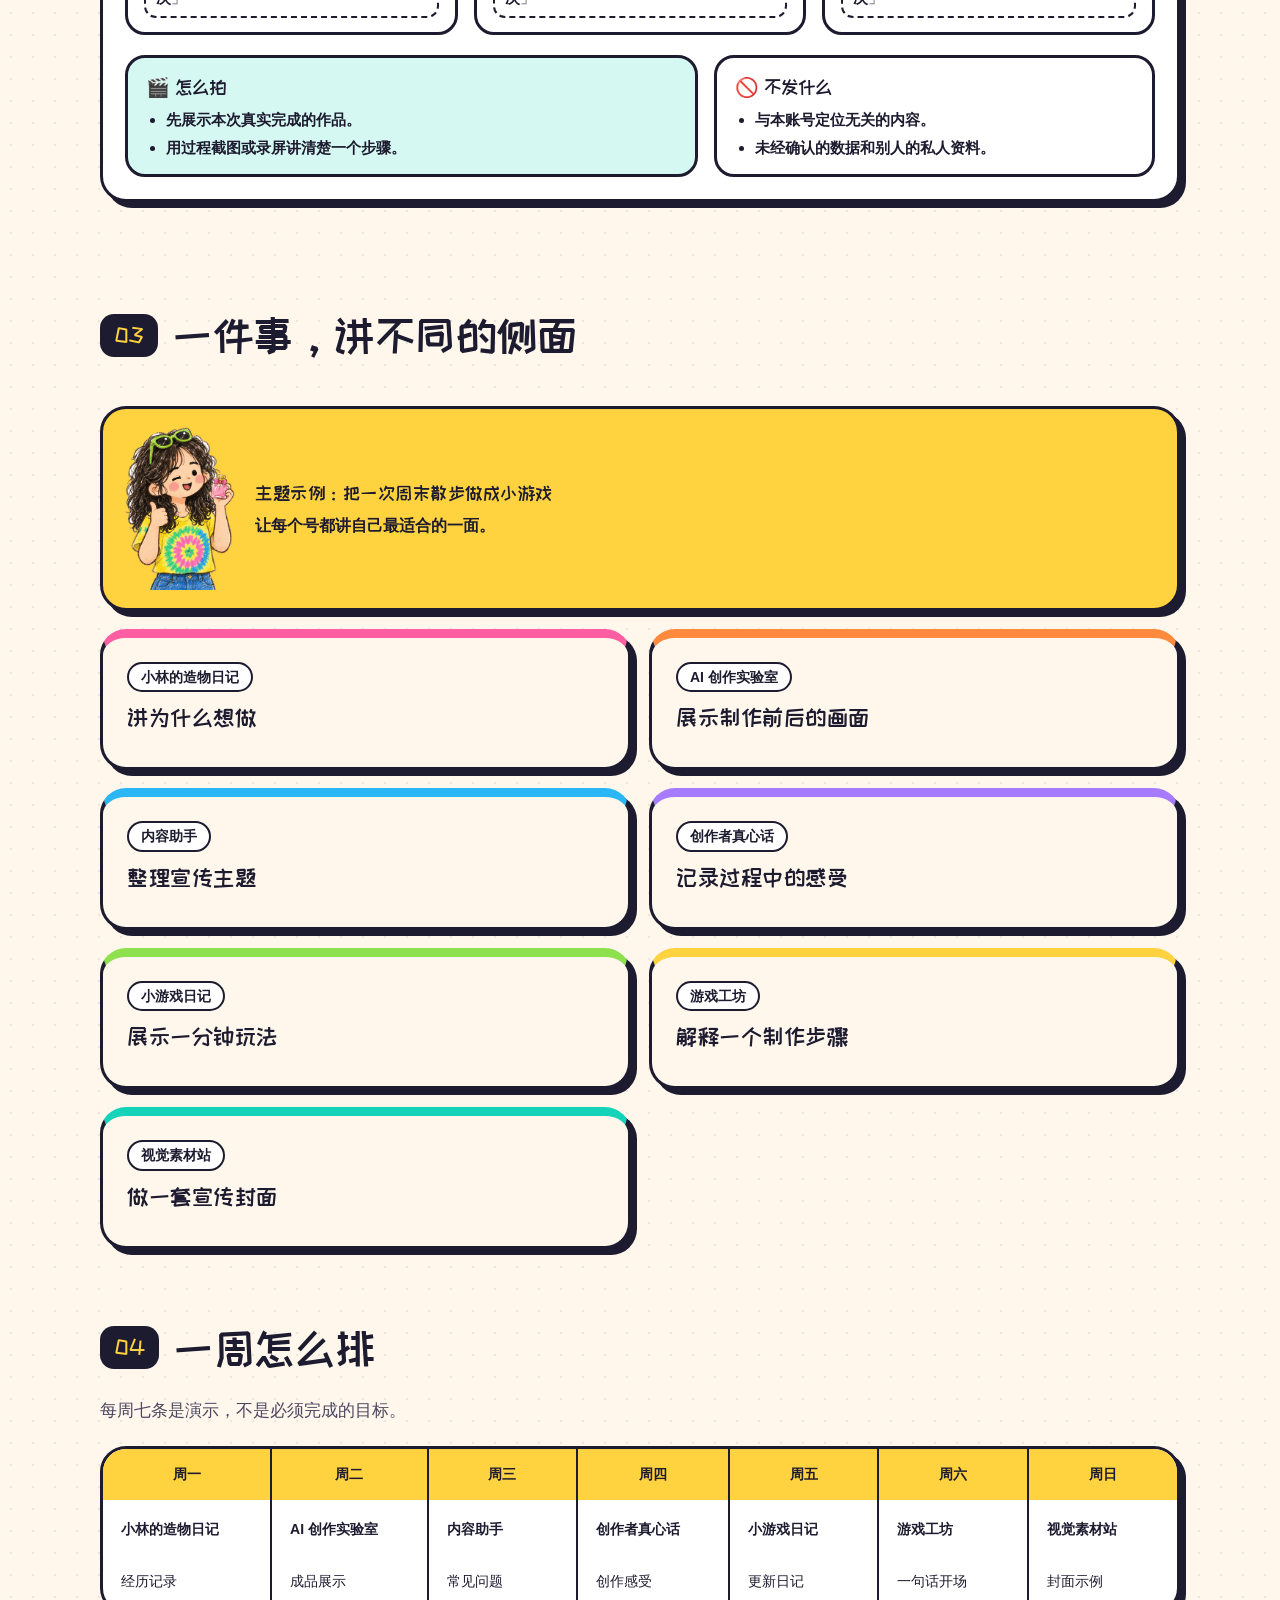
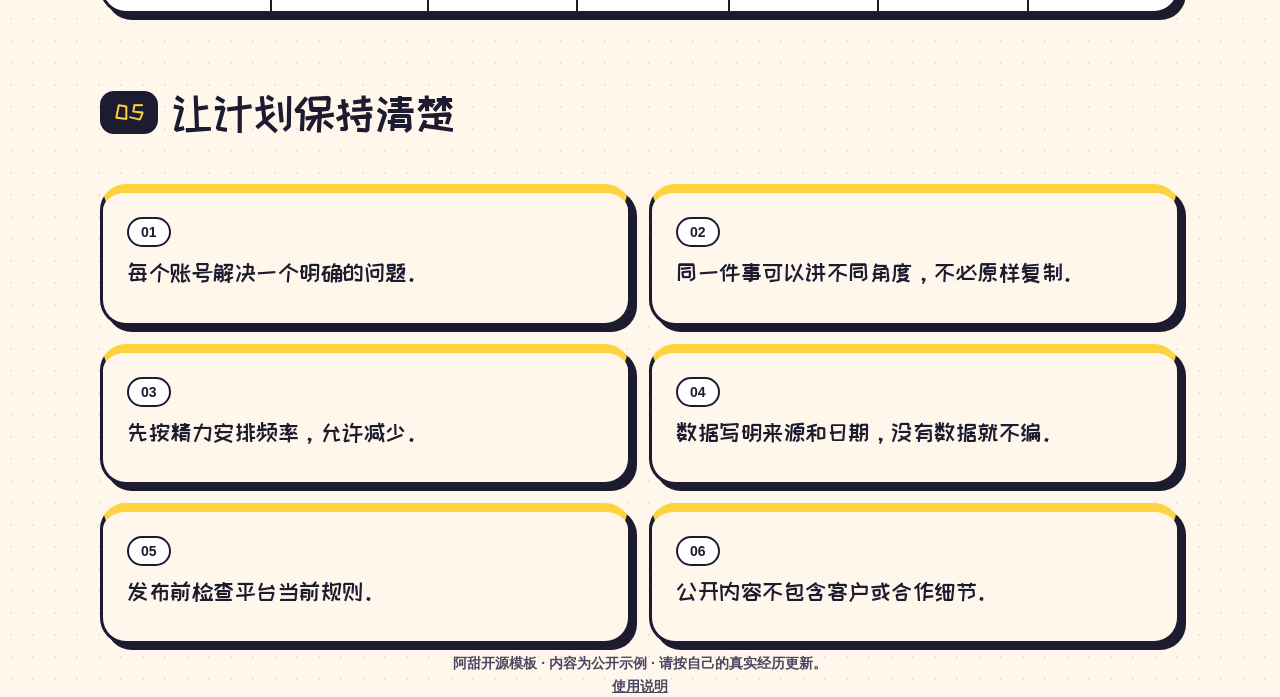
<file: templates/account-planner.html>
<!doctype html>
<html lang="zh-CN"><head><meta charset="utf-8"><meta name="viewport" content="width=device-width,initial-scale=1">
<title>账号规划 · Dopamine Life System</title><meta name="description" content="Colorful life systems and creator account planning templates by A Tian.">
<link rel="preconnect" href="https://fonts.googleapis.com"><link href="https://fonts.googleapis.com/css2?family=ZCOOL+KuaiLe&display=swap" rel="stylesheet">
<link rel="stylesheet" href="../assets/accounts.css"><link rel="stylesheet" href="../assets/extras.css"></head>
<body><a class="skip-link" href="#main">跳到正文</a>
<div class="projectbar wrap"><a href="../index.html">← 模板首页</a><a href="account-planner.en.html">English</a><button onclick="window.print()">打印 / PDF</button></div>
<div class="wrap"><p class="example-badge">✦ 示例人物与示例规划，请替换成自己的记录。</p></div><header class="hero"><div class="blob b1"></div><div class="blob b2"></div><div class="blob b3"></div><div class="wrap"><div class="hero-in"><div><h1>小林的<br><span class="seven">7</span> 个号</h1><p class="sub">每个号发什么、给谁看、做什么，一页看懂。</p><div class="stickers"><span class="stk">一人多面</span><span class="stk">各有分工</span><span class="stk">从生活开始</span></div></div><div class="hero-pic"><div class="ring"></div><img src="../assets/mascot-11.png" alt="阿甜示例插画"></div></div></div></header><nav class="nav"><div class="wrap"><a href="#map">总图</a><a href="#a1">小林的造物日记</a><a href="#a2">AI 创作实验室</a><a href="#a3">内容助手</a><a href="#a4">创作者真心话</a><a href="#a5">小游戏日记</a><a href="#a6">游戏工坊</a><a href="#a7">视觉素材站</a><a href="#combo">联动</a><a href="#week">排期</a><a href="#rules">规则</a></div></nav><main class="wrap" id="main"><section id="map"><div class="sec-h"><span class="num">01</span><h2>四条线，七个号</h2><p>示例展示如何分工；账号数量可以按精力减少。</p></div><div class="matrix"><article class="lane box"><h3>个人表达</h3><div class="what">经历与作品，建立认识和信任。</div><a class="acc" href="#a1"><span class="dot" style="background:var(--pink)"></span>小林的造物日记</a><a class="acc" href="#a2"><span class="dot" style="background:var(--orange)"></span>AI 创作实验室</a></article><article class="lane box"><h3>内容与方法</h3><div class="what">工具演示与真实经验各有分工。</div><a class="acc" href="#a3"><span class="dot" style="background:var(--blue)"></span>内容助手</a><a class="acc" href="#a4"><span class="dot" style="background:var(--purple)"></span>创作者真心话</a></article><article class="lane box"><h3>游戏与造物</h3><div class="what">给玩家看作品，给创作者看过程。</div><a class="acc" href="#a5"><span class="dot" style="background:var(--lime)"></span>小游戏日记</a><a class="acc" href="#a6"><span class="dot" style="background:var(--yellow)"></span>游戏工坊</a></article><article class="lane box"><h3>视觉与素材</h3><div class="what">把图与动效整理成可用的模板。</div><a class="acc" href="#a7"><span class="dot" style="background:var(--mint)"></span>视觉素材站</a></article></div></section><section id="accounts"><div class="sec-h"><span class="num">02</span><h2>每个号发什么</h2><p>定位、受众、栏目、制作方式和边界，都放在一张卡片里。</p></div><article id="a1" class="acct box c-pink"><div class="acct-top"><div class="acct-pic"><span class="no">1</span><img src="../assets/mascot-12.png" alt=""></div><div class="acct-head"><div class="row1"><span class="role">个人 IP · 经历</span><span class="tag">示例账号</span></div><h3>小林的造物日记</h3><p class="pitch">想把生活经验做成作品的人</p><div class="facts"><div><b>给谁看</b>想把生活经验做成作品的人</div><div><b>做什么</b>记录真实经历</div><div><b>频率</b>每周 1 条 · 示例</div><div><b>来源</b>示例规划，无真实账号数据</div></div></div></div><div class="cols"><div class="col"><div class="ct"><em>1</em>经历记录</div><ul><li>我把周末散步做成了一张地图</li><li>把同一个主题，换一个生活场景再试一次</li></ul></div><div class="col"><div class="ct"><em>2</em>工作方式</div><ul><li>一个作品，从记录到分享要几步</li><li>把同一个主题，换一个生活场景再试一次</li></ul></div><div class="col"><div class="ct"><em>3</em>选择与取舍</div><ul><li>这个月，我只保留一个小项目</li><li>把同一个主题，换一个生活场景再试一次</li></ul></div></div><div class="howto"><div class="form"><h4>怎么拍</h4><ul><li>先展示本次真实完成的作品。</li><li>用过程截图或录屏讲清楚一个步骤。</li></ul></div><div class="dont"><h4>不发什么</h4><ul><li>与本账号定位无关的内容。</li><li>未经确认的数据和别人的私人资料。</li></ul></div></div></article><article id="a2" class="acct box c-orange"><div class="acct-top"><div class="acct-pic"><span class="no">2</span><img src="../assets/mascot-13.png" alt=""></div><div class="acct-head"><div class="row1"><span class="role">个人 IP · 作品</span><span class="tag">示例账号</span></div><h3>AI 创作实验室</h3><p class="pitch">爱做图、动画和小网页的人</p><div class="facts"><div><b>给谁看</b>爱做图、动画和小网页的人</div><div><b>做什么</b>记录真实经历</div><div><b>频率</b>每周 1 条 · 示例</div><div><b>来源</b>示例规划，无真实账号数据</div></div></div></div><div class="cols"><div class="col"><div class="ct"><em>1</em>成品展示</div><ul><li>给自己的照片做一张会动的卡片</li><li>把同一个主题，换一个生活场景再试一次</li></ul></div><div class="col"><div class="ct"><em>2</em>前后对比</div><ul><li>同一段文字，变成两个不同的网页</li><li>把同一个主题，换一个生活场景再试一次</li></ul></div><div class="col"><div class="ct"><em>3</em>小教程</div><ul><li>把一周的照片整理成小册子</li><li>把同一个主题，换一个生活场景再试一次</li></ul></div></div><div class="howto"><div class="form"><h4>怎么拍</h4><ul><li>先展示本次真实完成的作品。</li><li>用过程截图或录屏讲清楚一个步骤。</li></ul></div><div class="dont"><h4>不发什么</h4><ul><li>与本账号定位无关的内容。</li><li>未经确认的数据和别人的私人资料。</li></ul></div></div></article><article id="a3" class="acct box c-blue"><div class="acct-top"><div class="acct-pic"><span class="no">3</span><img src="../assets/mascot-14.png" alt=""></div><div class="acct-head"><div class="row1"><span class="role">内容工具 · 产品</span><span class="tag">示例账号</span></div><h3>内容助手</h3><p class="pitch">需要整理选题的创作者</p><div class="facts"><div><b>给谁看</b>需要整理选题的创作者</div><div><b>做什么</b>内容整理工具示例</div><div><b>频率</b>每周 1 条 · 示例</div><div><b>来源</b>示例规划，无真实账号数据</div></div></div></div><div class="cols"><div class="col"><div class="ct"><em>1</em>常见问题</div><ul><li>选题没灵感，先整理哪三类记录</li><li>把同一个主题，换一个生活场景再试一次</li></ul></div><div class="col"><div class="ct"><em>2</em>一句话用法</div><ul><li>把十条想法归成三个栏目</li><li>把同一个主题，换一个生活场景再试一次</li></ul></div><div class="col"><div class="ct"><em>3</em>模板演示</div><ul><li>一页看懂自己的内容地图</li><li>把同一个主题，换一个生活场景再试一次</li></ul></div></div><div class="howto"><div class="form"><h4>怎么拍</h4><ul><li>先展示本次真实完成的作品。</li><li>用过程截图或录屏讲清楚一个步骤。</li></ul></div><div class="dont"><h4>不发什么</h4><ul><li>与本账号定位无关的内容。</li><li>未经确认的数据和别人的私人资料。</li></ul></div></div></article><article id="a4" class="acct box c-purple"><div class="acct-top"><div class="acct-pic"><span class="no">4</span><img src="../assets/mascot-15.png" alt=""></div><div class="acct-head"><div class="row1"><span class="role">内容工具 · 经验</span><span class="tag">示例账号</span></div><h3>创作者真心话</h3><p class="pitch">想聊创作过程的人</p><div class="facts"><div><b>给谁看</b>想聊创作过程的人</div><div><b>做什么</b>内容整理工具示例</div><div><b>频率</b>每周 1 条 · 示例</div><div><b>来源</b>示例规划，无真实账号数据</div></div></div></div><div class="cols"><div class="col"><div class="ct"><em>1</em>创作感受</div><ul><li>做完第一个网页，我最开心的事</li><li>把同一个主题，换一个生活场景再试一次</li></ul></div><div class="col"><div class="ct"><em>2</em>过程记录</div><ul><li>这次卡住以后，我改了一个步骤</li><li>把同一个主题，换一个生活场景再试一次</li></ul></div><div class="col"><div class="ct"><em>3</em>回答问题</div><ul><li>没有很多时间，怎么开始一个作品</li><li>把同一个主题，换一个生活场景再试一次</li></ul></div></div><div class="howto"><div class="form"><h4>怎么拍</h4><ul><li>先展示本次真实完成的作品。</li><li>用过程截图或录屏讲清楚一个步骤。</li></ul></div><div class="dont"><h4>不发什么</h4><ul><li>与本账号定位无关的内容。</li><li>未经确认的数据和别人的私人资料。</li></ul></div></div></article><article id="a5" class="acct box c-lime"><div class="acct-top"><div class="acct-pic"><span class="no">5</span><img src="../assets/mascot-16.png" alt=""></div><div class="acct-head"><div class="row1"><span class="role">游戏 · 作品</span><span class="tag">示例账号</span></div><h3>小游戏日记</h3><p class="pitch">喜欢轻松小游戏的玩家</p><div class="facts"><div><b>给谁看</b>喜欢轻松小游戏的玩家</div><div><b>做什么</b>小游戏作品示例</div><div><b>频率</b>每周 1 条 · 示例</div><div><b>来源</b>示例规划，无真实账号数据</div></div></div></div><div class="cols"><div class="col"><div class="ct"><em>1</em>更新日记</div><ul><li>今天给小游戏加了一条新街道</li><li>把同一个主题，换一个生活场景再试一次</li></ul></div><div class="col"><div class="ct"><em>2</em>玩法说明</div><ul><li>第一次打开游戏，先做这件事</li><li>把同一个主题，换一个生活场景再试一次</li></ul></div><div class="col"><div class="ct"><em>3</em>治愈片段</div><ul><li>游戏里的雨天，听一会儿</li><li>把同一个主题，换一个生活场景再试一次</li></ul></div></div><div class="howto"><div class="form"><h4>怎么拍</h4><ul><li>先展示本次真实完成的作品。</li><li>用过程截图或录屏讲清楚一个步骤。</li></ul></div><div class="dont"><h4>不发什么</h4><ul><li>与本账号定位无关的内容。</li><li>未经确认的数据和别人的私人资料。</li></ul></div></div></article><article id="a6" class="acct box c-yellow"><div class="acct-top"><div class="acct-pic"><span class="no">6</span><img src="../assets/mascot-17.png" alt=""></div><div class="acct-head"><div class="row1"><span class="role">游戏 · 工具</span><span class="tag">示例账号</span></div><h3>游戏工坊</h3><p class="pitch">想做第一个小游戏的人</p><div class="facts"><div><b>给谁看</b>想做第一个小游戏的人</div><div><b>做什么</b>小游戏作品示例</div><div><b>频率</b>每周 1 条 · 示例</div><div><b>来源</b>示例规划，无真实账号数据</div></div></div></div><div class="cols"><div class="col"><div class="ct"><em>1</em>一句话开场</div><ul><li>把一次散步路线变成小游戏</li><li>把同一个主题，换一个生活场景再试一次</li></ul></div><div class="col"><div class="ct"><em>2</em>模板展示</div><ul><li>经营小店的第一个版本</li><li>把同一个主题，换一个生活场景再试一次</li></ul></div><div class="col"><div class="ct"><em>3</em>制作过程</div><ul><li>从一句想法到能玩的页面</li><li>把同一个主题，换一个生活场景再试一次</li></ul></div></div><div class="howto"><div class="form"><h4>怎么拍</h4><ul><li>先展示本次真实完成的作品。</li><li>用过程截图或录屏讲清楚一个步骤。</li></ul></div><div class="dont"><h4>不发什么</h4><ul><li>与本账号定位无关的内容。</li><li>未经确认的数据和别人的私人资料。</li></ul></div></div></article><article id="a7" class="acct box c-mint"><div class="acct-top"><div class="acct-pic"><span class="no">7</span><img src="../assets/mascot-18.png" alt=""></div><div class="acct-head"><div class="row1"><span class="role">视觉 · 素材</span><span class="tag">示例账号</span></div><h3>视觉素材站</h3><p class="pitch">需要封面和动效的人</p><div class="facts"><div><b>给谁看</b>需要封面和动效的人</div><div><b>做什么</b>视觉模板示例</div><div><b>频率</b>每周 1 条 · 示例</div><div><b>来源</b>示例规划，无真实账号数据</div></div></div></div><div class="cols"><div class="col"><div class="ct"><em>1</em>封面示例</div><ul><li>散步地图的三款彩色封面</li><li>把同一个主题，换一个生活场景再试一次</li></ul></div><div class="col"><div class="ct"><em>2</em>动效示例</div><ul><li>让一张静态卡片轻轻跳起来</li><li>把同一个主题，换一个生活场景再试一次</li></ul></div><div class="col"><div class="ct"><em>3</em>素材整理</div><ul><li>一套适合周末记录的贴纸</li><li>把同一个主题，换一个生活场景再试一次</li></ul></div></div><div class="howto"><div class="form"><h4>怎么拍</h4><ul><li>先展示本次真实完成的作品。</li><li>用过程截图或录屏讲清楚一个步骤。</li></ul></div><div class="dont"><h4>不发什么</h4><ul><li>与本账号定位无关的内容。</li><li>未经确认的数据和别人的私人资料。</li></ul></div></div></article></section><section id="combo"><div class="sec-h"><span class="num">03</span><h2>一件事，讲不同的侧面</h2><p></p></div><div class="combo-head box"><img src="../assets/mascot-19.png" alt=""><div><h3>主题示例：把一次周末散步做成小游戏</h3><p>让每个号都讲自己最适合的一面。</p></div></div><div class="g2 public-grid"><article class="box public-card" style="--c:var(--pink)"><span class="tag">小林的造物日记</span><h3>讲为什么想做</h3></article><article class="box public-card" style="--c:var(--orange)"><span class="tag">AI 创作实验室</span><h3>展示制作前后的画面</h3></article><article class="box public-card" style="--c:var(--blue)"><span class="tag">内容助手</span><h3>整理宣传主题</h3></article><article class="box public-card" style="--c:var(--purple)"><span class="tag">创作者真心话</span><h3>记录过程中的感受</h3></article><article class="box public-card" style="--c:var(--lime)"><span class="tag">小游戏日记</span><h3>展示一分钟玩法</h3></article><article class="box public-card" style="--c:var(--yellow)"><span class="tag">游戏工坊</span><h3>解释一个制作步骤</h3></article><article class="box public-card" style="--c:var(--mint)"><span class="tag">视觉素材站</span><h3>做一套宣传封面</h3></article></div></section><section id="week"><div class="sec-h"><span class="num">04</span><h2>一周怎么排</h2><p>每周七条是演示，不是必须完成的目标。</p></div><div class="public-scroll box"><table class="public-table"><thead><tr><th>周一</th><th>周二</th><th>周三</th><th>周四</th><th>周五</th><th>周六</th><th>周日</th></tr></thead><tbody><tr><td><b>小林的造物日记</b><br>经历记录</td><td><b>AI 创作实验室</b><br>成品展示</td><td><b>内容助手</b><br>常见问题</td><td><b>创作者真心话</b><br>创作感受</td><td><b>小游戏日记</b><br>更新日记</td><td><b>游戏工坊</b><br>一句话开场</td><td><b>视觉素材站</b><br>封面示例</td></tr></tbody></table></div></section><section id="rules"><div class="sec-h"><span class="num">05</span><h2>让计划保持清楚</h2><p></p></div><div class="g2 public-grid"><article class="box public-card"><span class="tag">01</span><h3>每个账号解决一个明确的问题。</h3></article><article class="box public-card"><span class="tag">02</span><h3>同一件事可以讲不同角度，不必原样复制。</h3></article><article class="box public-card"><span class="tag">03</span><h3>先按精力安排频率，允许减少。</h3></article><article class="box public-card"><span class="tag">04</span><h3>数据写明来源和日期，没有数据就不编。</h3></article><article class="box public-card"><span class="tag">05</span><h3>发布前检查平台当前规则。</h3></article><article class="box public-card"><span class="tag">06</span><h3>公开内容不包含客户或合作细节。</h3></article></div></section></main>
<footer class="wrap">阿甜开源模板 · 内容为公开示例 · 请按自己的真实经历更新。<br><a href="../README.md">使用说明</a></footer></body></html>
</file>
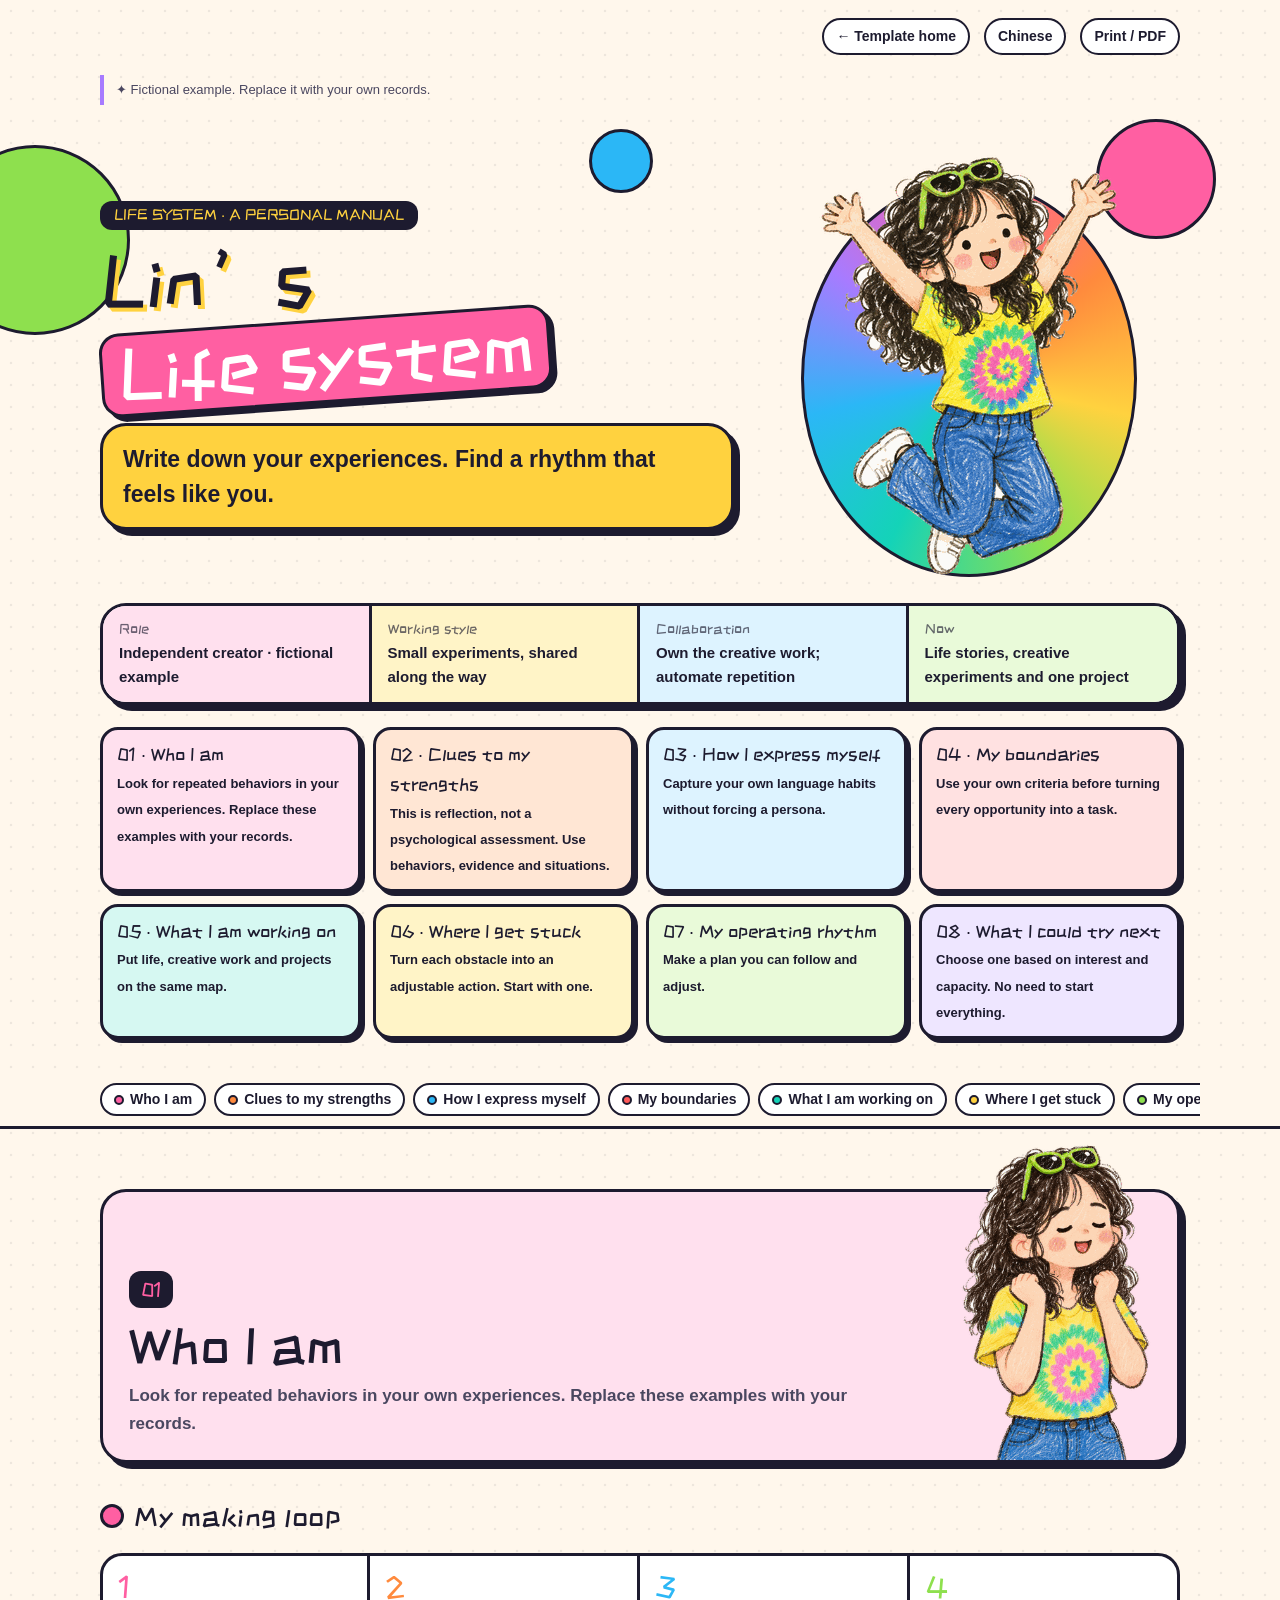
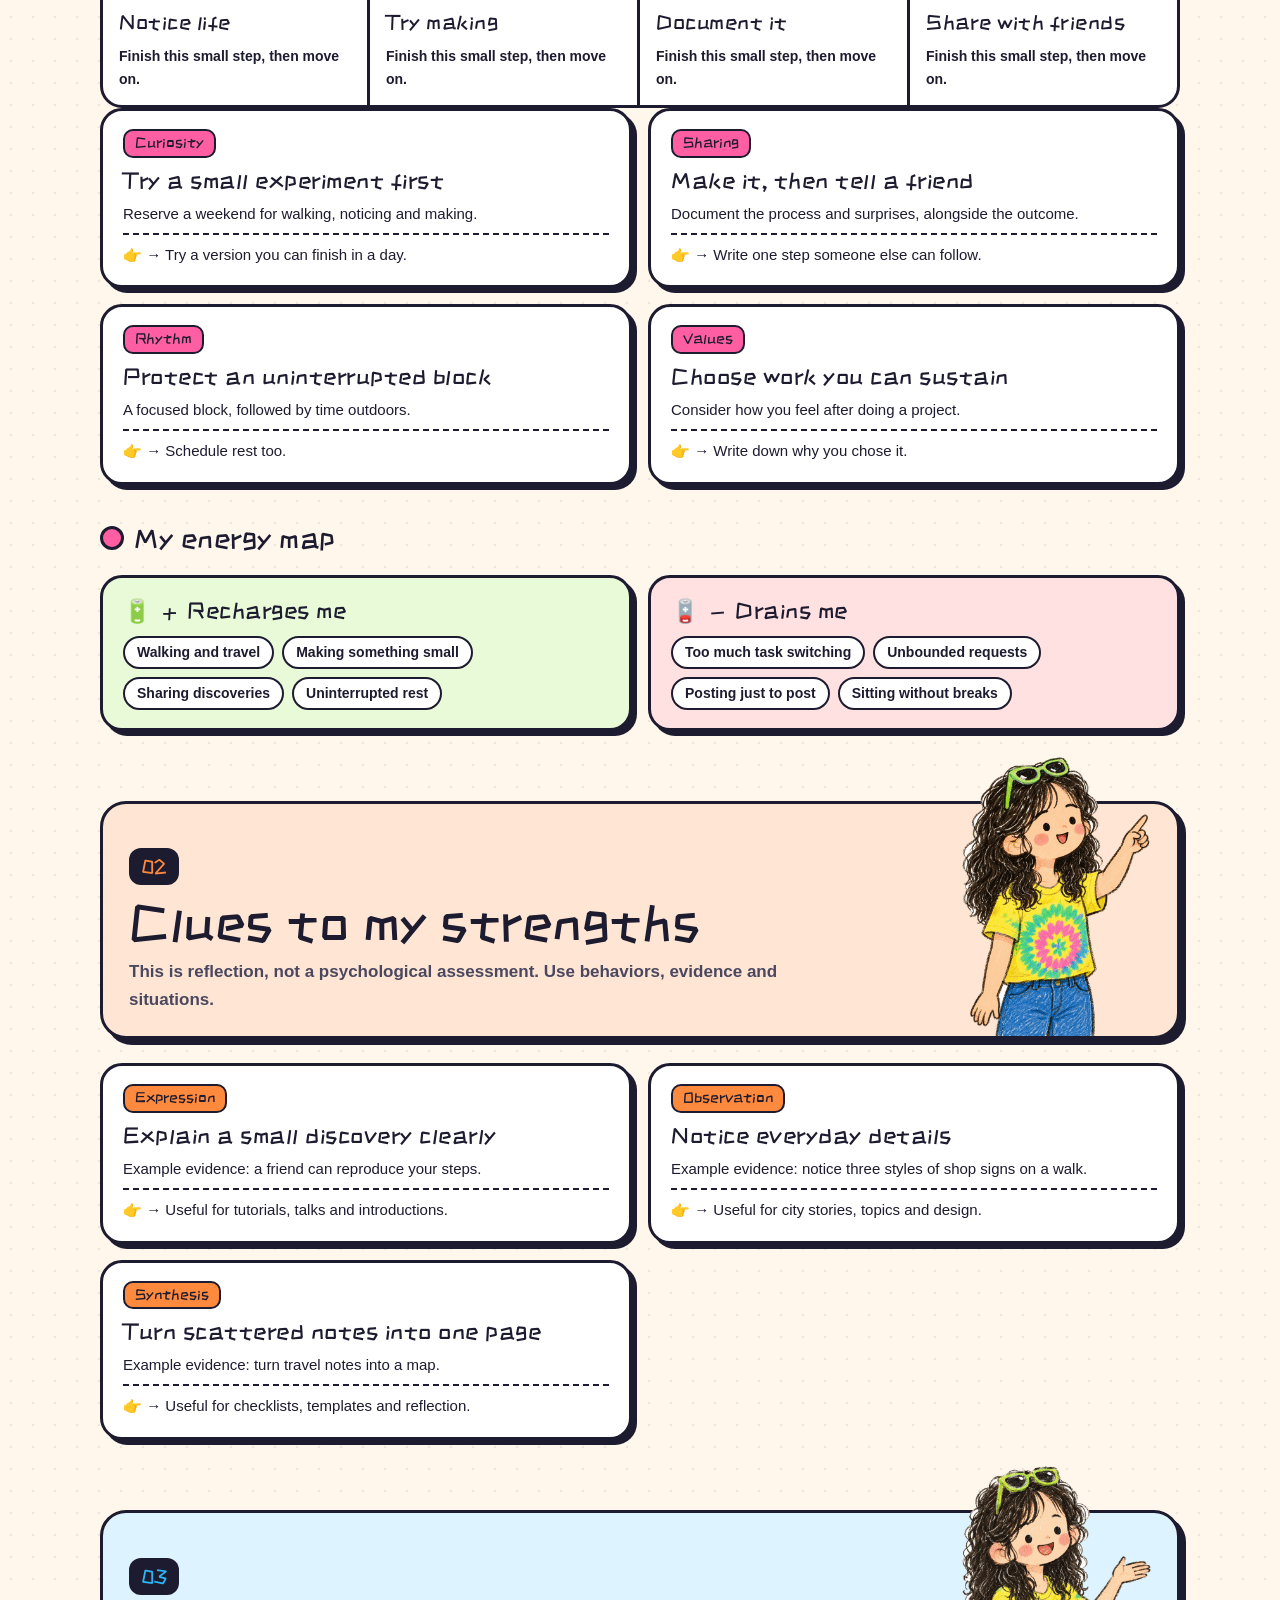
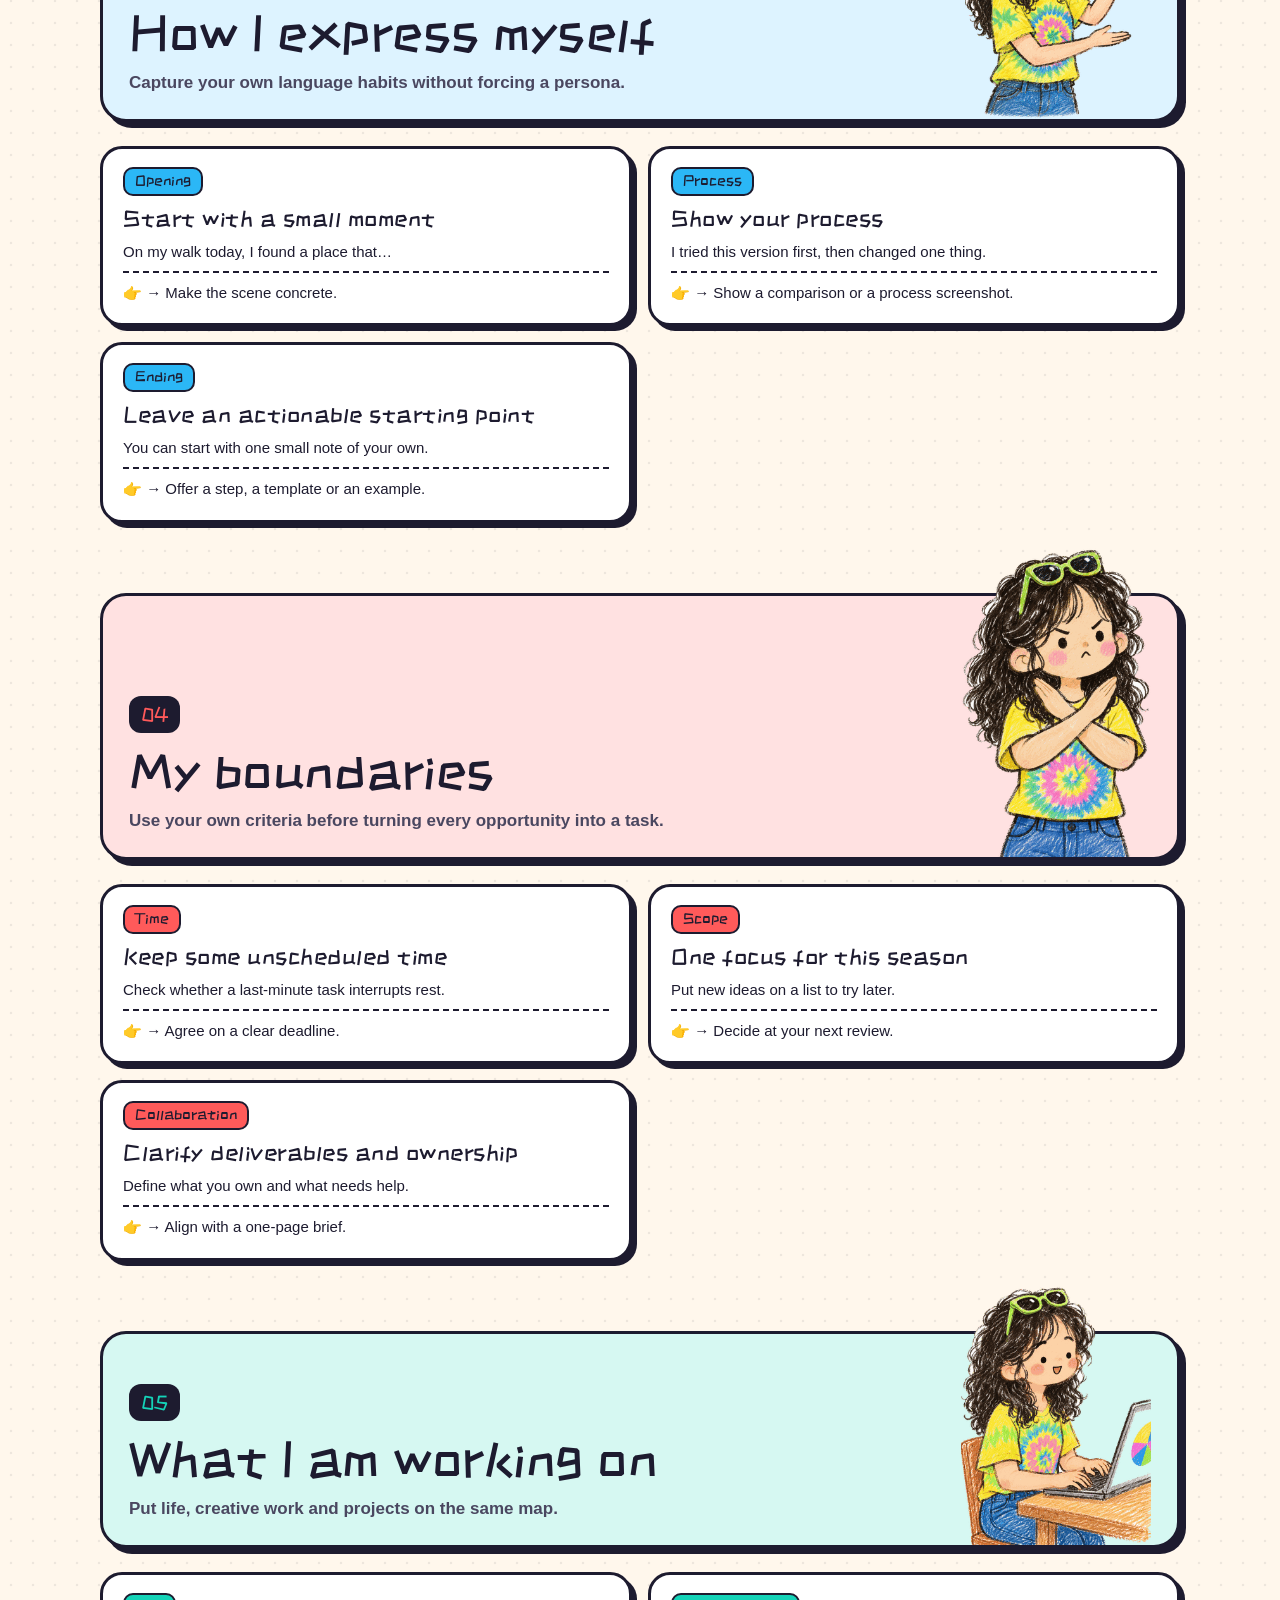
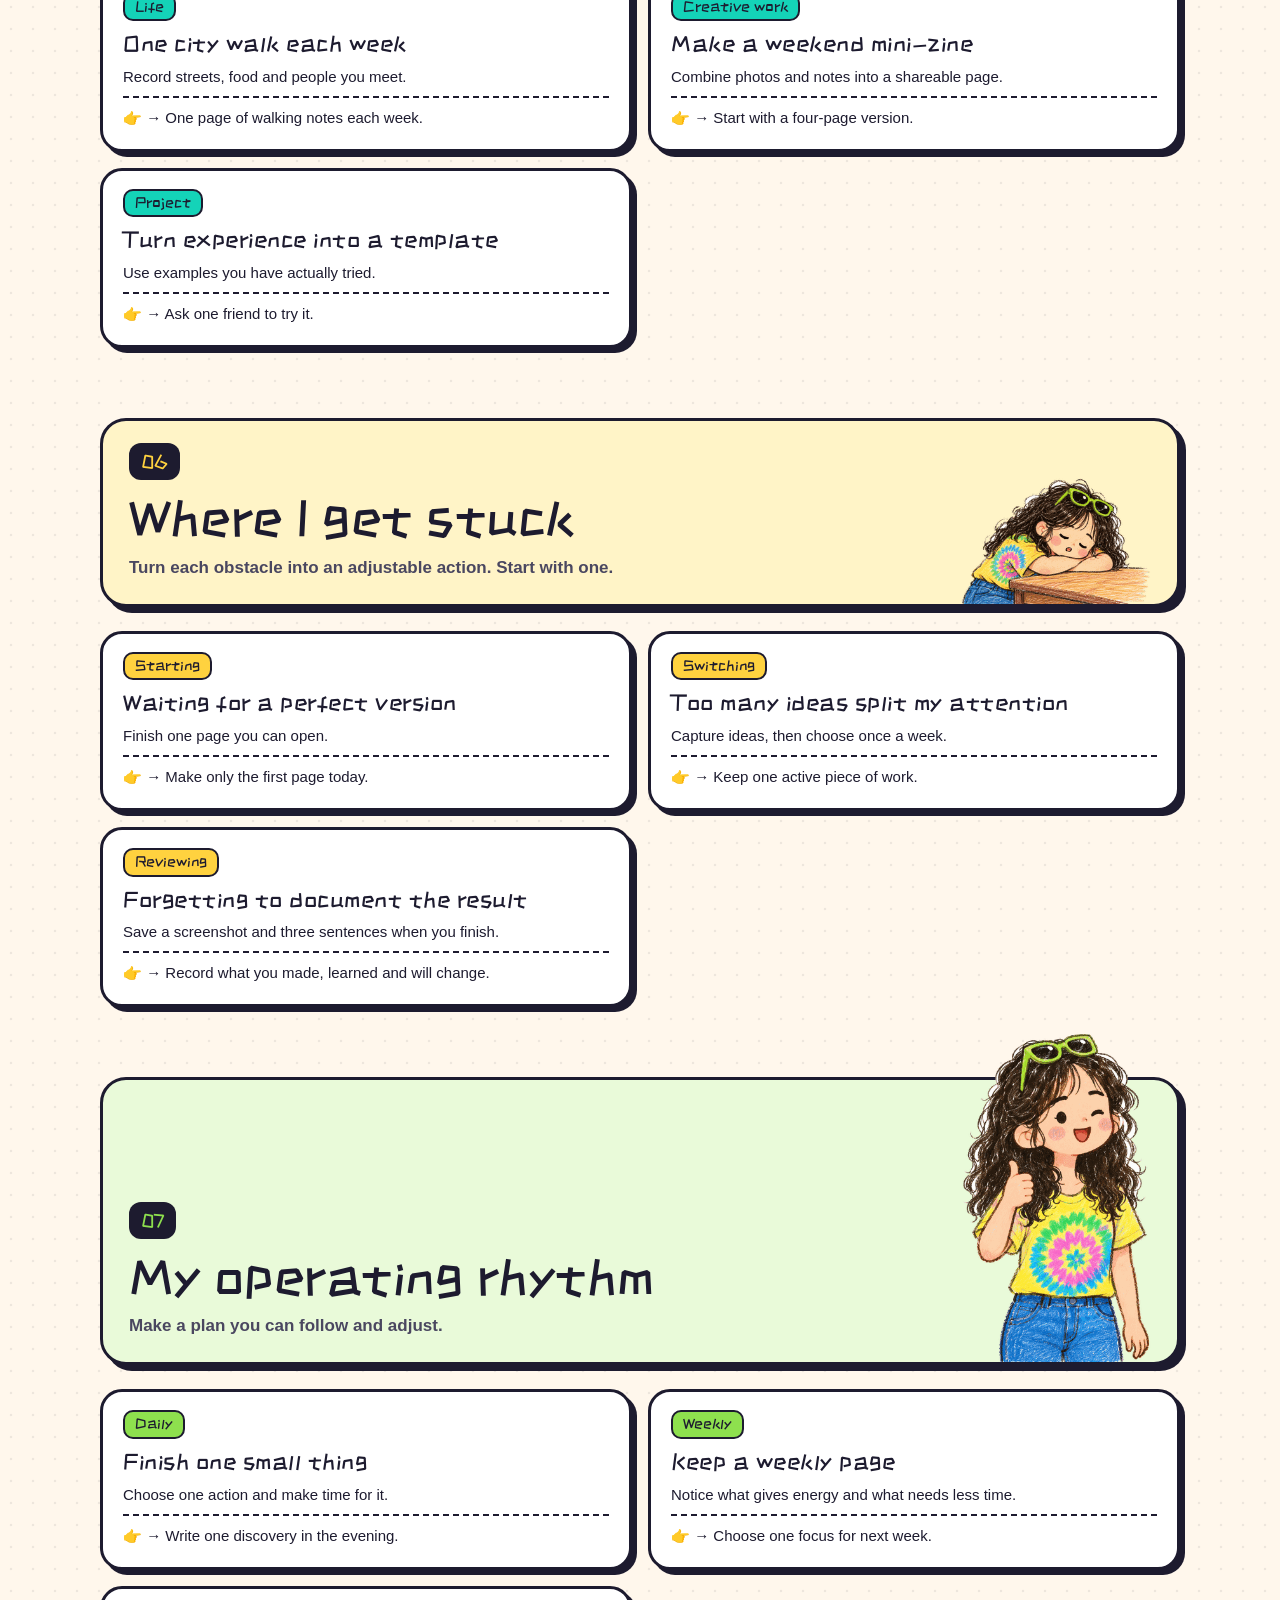
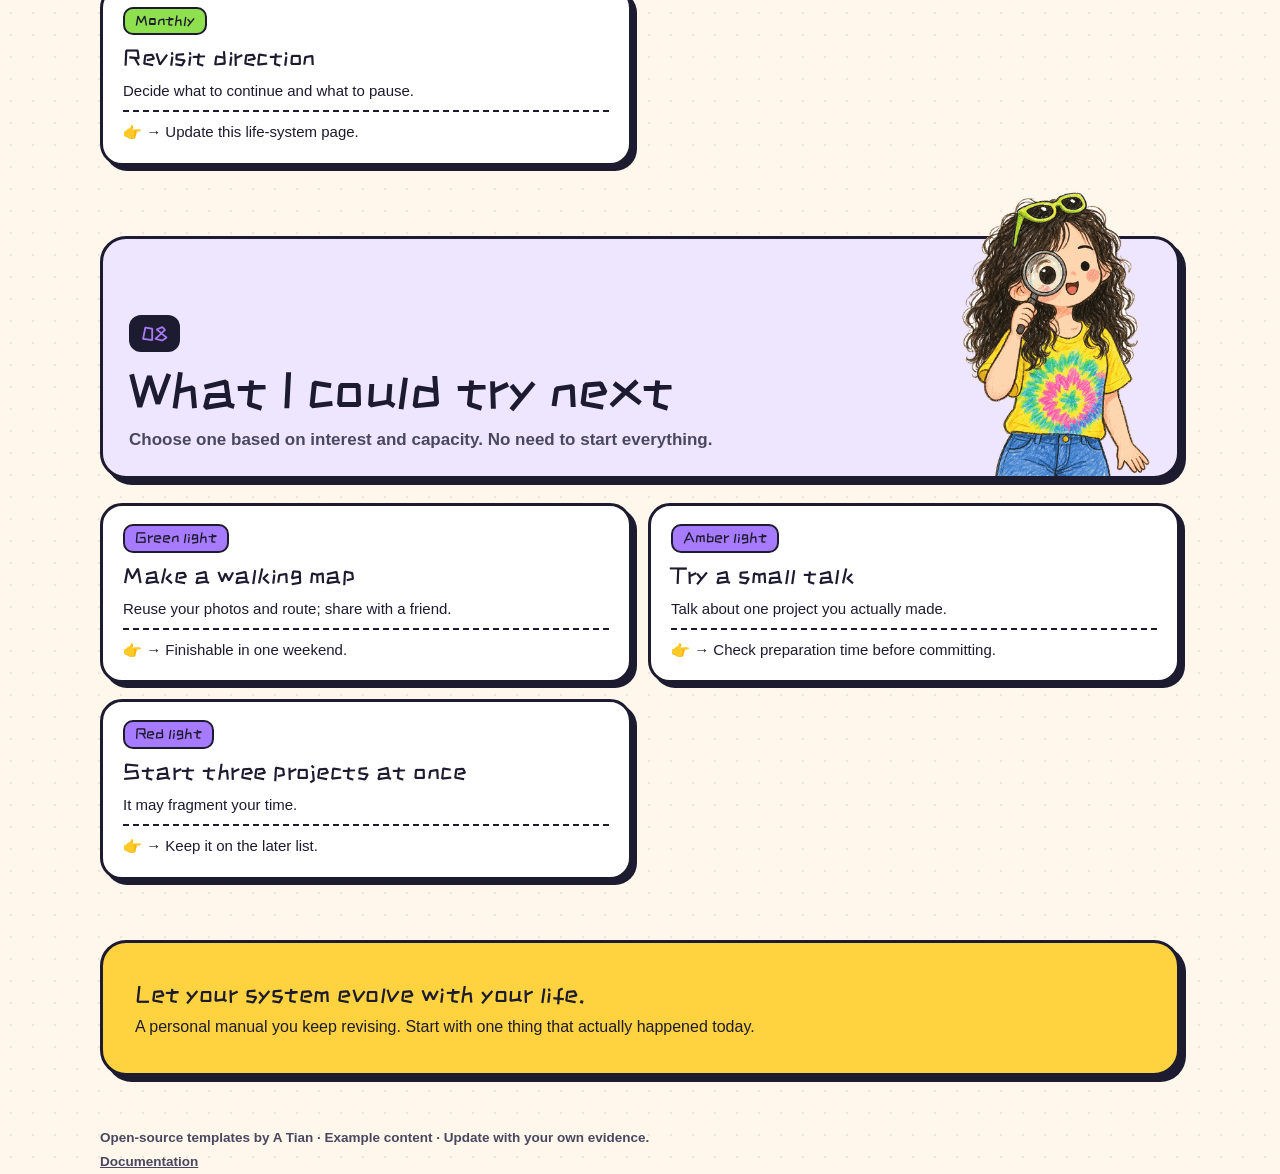
<file: templates/life-system.en.html>
<!doctype html>
<html lang="en"><head><meta charset="utf-8"><meta name="viewport" content="width=device-width,initial-scale=1">
<title>Life system · Dopamine Life System</title><meta name="description" content="Colorful life systems and creator account planning templates by A Tian.">
<link rel="preconnect" href="https://fonts.googleapis.com"><link href="https://fonts.googleapis.com/css2?family=ZCOOL+KuaiLe&display=swap" rel="stylesheet">
<link rel="stylesheet" href="../assets/life.css"><link rel="stylesheet" href="../assets/extras.css"></head>
<body><a class="skip-link" href="#main">Skip to content</a>
<div class="projectbar wrap"><a href="../index_en.html">← Template home</a><a href="life-system.html">Chinese</a><button onclick="window.print()">Print / PDF</button></div>
<div class="wrap"><p class="example-badge">✦ Fictional example. Replace it with your own records.</p></div><header class="hero"><div class="blob b1"></div><div class="blob b2"></div><div class="blob b3"></div><div class="wrap"><div class="hero-in"><div><span class="kicker">LIFE SYSTEM · A PERSONAL MANUAL</span><h1>Lin’s<br><span>Life system</span></h1><div class="motto box">Write down your experiences. Find a rhythm that feels like you.</div></div><div class="hero-pic"><div class="ring"></div><img src="../assets/mascot-01.png" alt="Illustration from A Tian"></div></div><div class="idcard box"><div><b>Role</b>Independent creator · fictional example</div><div><b>Working style</b>Small experiments, shared along the way</div><div><b>Collaboration</b>Own the creative work; automate repetition</div><div><b>Now</b>Life stories, creative experiments and one project</div></div><div class="toc"><a href="#who" style="--c:var(--pinkL)"><b>01 · Who I am</b><span>Look for repeated behaviors in your own experiences. Replace these examples with your records.</span></a><a href="#talent" style="--c:var(--orangeL)"><b>02 · Clues to my strengths</b><span>This is reflection, not a psychological assessment. Use behaviors, evidence and situations.</span></a><a href="#voice" style="--c:var(--blueL)"><b>03 · How I express myself</b><span>Capture your own language habits without forcing a persona.</span></a><a href="#edge" style="--c:var(--redL)"><b>04 · My boundaries</b><span>Use your own criteria before turning every opportunity into a task.</span></a><a href="#biz" style="--c:var(--mintL)"><b>05 · What I am working on</b><span>Put life, creative work and projects on the same map.</span></a><a href="#block" style="--c:var(--yellowL)"><b>06 · Where I get stuck</b><span>Turn each obstacle into an adjustable action. Start with one.</span></a><a href="#run" style="--c:var(--limeL)"><b>07 · My operating rhythm</b><span>Make a plan you can follow and adjust.</span></a><a href="#next" style="--c:var(--purpleL)"><b>08 · What I could try next</b><span>Choose one based on interest and capacity. No need to start everything.</span></a></div></div></header><nav class="nav"><div class="wrap"><a href="#who" style="--c:var(--pink)"><i></i>Who I am</a><a href="#talent" style="--c:var(--orange)"><i></i>Clues to my strengths</a><a href="#voice" style="--c:var(--blue)"><i></i>How I express myself</a><a href="#edge" style="--c:var(--red)"><i></i>My boundaries</a><a href="#biz" style="--c:var(--mint)"><i></i>What I am working on</a><a href="#block" style="--c:var(--yellow)"><i></i>Where I get stuck</a><a href="#run" style="--c:var(--lime)"><i></i>My operating rhythm</a><a href="#next" style="--c:var(--purple)"><i></i>What I could try next</a></div></nav><main class="wrap" id="main"><section id="who" class="c-pink"><div class="ch box"><div><span class="no">01</span><h2>Who I am</h2><p>Look for repeated behaviors in your own experiences. Replace these examples with your records.</p></div><img src="../assets/mascot-02.png" alt=""></div><h3 class="sub" style="--c:var(--pink)">My making loop</h3><div class="loop"><div class="step"><div class="n">1</div><h4>Notice life</h4><p>Finish this small step, then move on.</p></div><div class="step"><div class="n">2</div><h4>Try making</h4><p>Finish this small step, then move on.</p></div><div class="step"><div class="n">3</div><h4>Document it</h4><p>Finish this small step, then move on.</p></div><div class="step"><div class="n">4</div><h4>Share with friends</h4><p>Finish this small step, then move on.</p></div></div><div class="g2"><article class="card"><span class="lab">Curiosity</span><h3>Try a small experiment first</h3><p>Reserve a weekend for walking, noticing and making.</p><p class="so">→ Try a version you can finish in a day.</p></article><article class="card"><span class="lab">Sharing</span><h3>Make it, then tell a friend</h3><p>Document the process and surprises, alongside the outcome.</p><p class="so">→ Write one step someone else can follow.</p></article><article class="card"><span class="lab">Rhythm</span><h3>Protect an uninterrupted block</h3><p>A focused block, followed by time outdoors.</p><p class="so">→ Schedule rest too.</p></article><article class="card"><span class="lab">Values</span><h3>Choose work you can sustain</h3><p>Consider how you feel after doing a project.</p><p class="so">→ Write down why you chose it.</p></article></div><h3 class="sub" style="--c:var(--pink)">My energy map</h3><div class="energy"><div class="card plus"><h3>＋ Recharges me</h3><ul><li>Walking and travel</li><li>Making something small</li><li>Sharing discoveries</li><li>Uninterrupted rest</li></ul></div><div class="card minus"><h3>－ Drains me</h3><ul><li>Too much task switching</li><li>Unbounded requests</li><li>Posting just to post</li><li>Sitting without breaks</li></ul></div></div></section><section id="talent" class="c-orange"><div class="ch box"><div><span class="no">02</span><h2>Clues to my strengths</h2><p>This is reflection, not a psychological assessment. Use behaviors, evidence and situations.</p></div><img src="../assets/mascot-03.png" alt=""></div><div class="g2"><article class="card"><span class="lab">Expression</span><h3>Explain a small discovery clearly</h3><p>Example evidence: a friend can reproduce your steps.</p><p class="so">→ Useful for tutorials, talks and introductions.</p></article><article class="card"><span class="lab">Observation</span><h3>Notice everyday details</h3><p>Example evidence: notice three styles of shop signs on a walk.</p><p class="so">→ Useful for city stories, topics and design.</p></article><article class="card"><span class="lab">Synthesis</span><h3>Turn scattered notes into one page</h3><p>Example evidence: turn travel notes into a map.</p><p class="so">→ Useful for checklists, templates and reflection.</p></article></div></section><section id="voice" class="c-blue"><div class="ch box"><div><span class="no">03</span><h2>How I express myself</h2><p>Capture your own language habits without forcing a persona.</p></div><img src="../assets/mascot-04.png" alt=""></div><div class="g2"><article class="card"><span class="lab">Opening</span><h3>Start with a small moment</h3><p>On my walk today, I found a place that…</p><p class="so">→ Make the scene concrete.</p></article><article class="card"><span class="lab">Process</span><h3>Show your process</h3><p>I tried this version first, then changed one thing.</p><p class="so">→ Show a comparison or a process screenshot.</p></article><article class="card"><span class="lab">Ending</span><h3>Leave an actionable starting point</h3><p>You can start with one small note of your own.</p><p class="so">→ Offer a step, a template or an example.</p></article></div></section><section id="edge" class="c-red"><div class="ch box"><div><span class="no">04</span><h2>My boundaries</h2><p>Use your own criteria before turning every opportunity into a task.</p></div><img src="../assets/mascot-05.png" alt=""></div><div class="g2"><article class="card"><span class="lab">Time</span><h3>Keep some unscheduled time</h3><p>Check whether a last-minute task interrupts rest.</p><p class="so">→ Agree on a clear deadline.</p></article><article class="card"><span class="lab">Scope</span><h3>One focus for this season</h3><p>Put new ideas on a list to try later.</p><p class="so">→ Decide at your next review.</p></article><article class="card"><span class="lab">Collaboration</span><h3>Clarify deliverables and ownership</h3><p>Define what you own and what needs help.</p><p class="so">→ Align with a one-page brief.</p></article></div></section><section id="biz" class="c-mint"><div class="ch box"><div><span class="no">05</span><h2>What I am working on</h2><p>Put life, creative work and projects on the same map.</p></div><img src="../assets/mascot-06.png" alt=""></div><div class="g2"><article class="card"><span class="lab">Life</span><h3>One city walk each week</h3><p>Record streets, food and people you meet.</p><p class="so">→ One page of walking notes each week.</p></article><article class="card"><span class="lab">Creative work</span><h3>Make a weekend mini-zine</h3><p>Combine photos and notes into a shareable page.</p><p class="so">→ Start with a four-page version.</p></article><article class="card"><span class="lab">Project</span><h3>Turn experience into a template</h3><p>Use examples you have actually tried.</p><p class="so">→ Ask one friend to try it.</p></article></div></section><section id="block" class="c-yellow"><div class="ch box"><div><span class="no">06</span><h2>Where I get stuck</h2><p>Turn each obstacle into an adjustable action. Start with one.</p></div><img src="../assets/mascot-07.png" alt=""></div><div class="g2"><article class="card"><span class="lab">Starting</span><h3>Waiting for a perfect version</h3><p>Finish one page you can open.</p><p class="so">→ Make only the first page today.</p></article><article class="card"><span class="lab">Switching</span><h3>Too many ideas split my attention</h3><p>Capture ideas, then choose once a week.</p><p class="so">→ Keep one active piece of work.</p></article><article class="card"><span class="lab">Reviewing</span><h3>Forgetting to document the result</h3><p>Save a screenshot and three sentences when you finish.</p><p class="so">→ Record what you made, learned and will change.</p></article></div></section><section id="run" class="c-lime"><div class="ch box"><div><span class="no">07</span><h2>My operating rhythm</h2><p>Make a plan you can follow and adjust.</p></div><img src="../assets/mascot-08.png" alt=""></div><div class="g2"><article class="card"><span class="lab">Daily</span><h3>Finish one small thing</h3><p>Choose one action and make time for it.</p><p class="so">→ Write one discovery in the evening.</p></article><article class="card"><span class="lab">Weekly</span><h3>Keep a weekly page</h3><p>Notice what gives energy and what needs less time.</p><p class="so">→ Choose one focus for next week.</p></article><article class="card"><span class="lab">Monthly</span><h3>Revisit direction</h3><p>Decide what to continue and what to pause.</p><p class="so">→ Update this life-system page.</p></article></div></section><section id="next" class="c-purple"><div class="ch box"><div><span class="no">08</span><h2>What I could try next</h2><p>Choose one based on interest and capacity. No need to start everything.</p></div><img src="../assets/mascot-09.png" alt=""></div><div class="g2"><article class="card"><span class="lab">Green light</span><h3>Make a walking map</h3><p>Reuse your photos and route; share with a friend.</p><p class="so">→ Finishable in one weekend.</p></article><article class="card"><span class="lab">Amber light</span><h3>Try a small talk</h3><p>Talk about one project you actually made.</p><p class="so">→ Check preparation time before committing.</p></article><article class="card"><span class="lab">Red light</span><h3>Start three projects at once</h3><p>It may fragment your time.</p><p class="so">→ Keep it on the later list.</p></article></div></section><div class="closing box"><h2>Let your system evolve with your life.</h2><p>A personal manual you keep revising. Start with one thing that actually happened today.</p></div></main>
<footer class="wrap">Open-source templates by A Tian · Example content · Update with your own evidence.<br><a href="../README_EN.md">Documentation</a></footer></body></html>
</file>
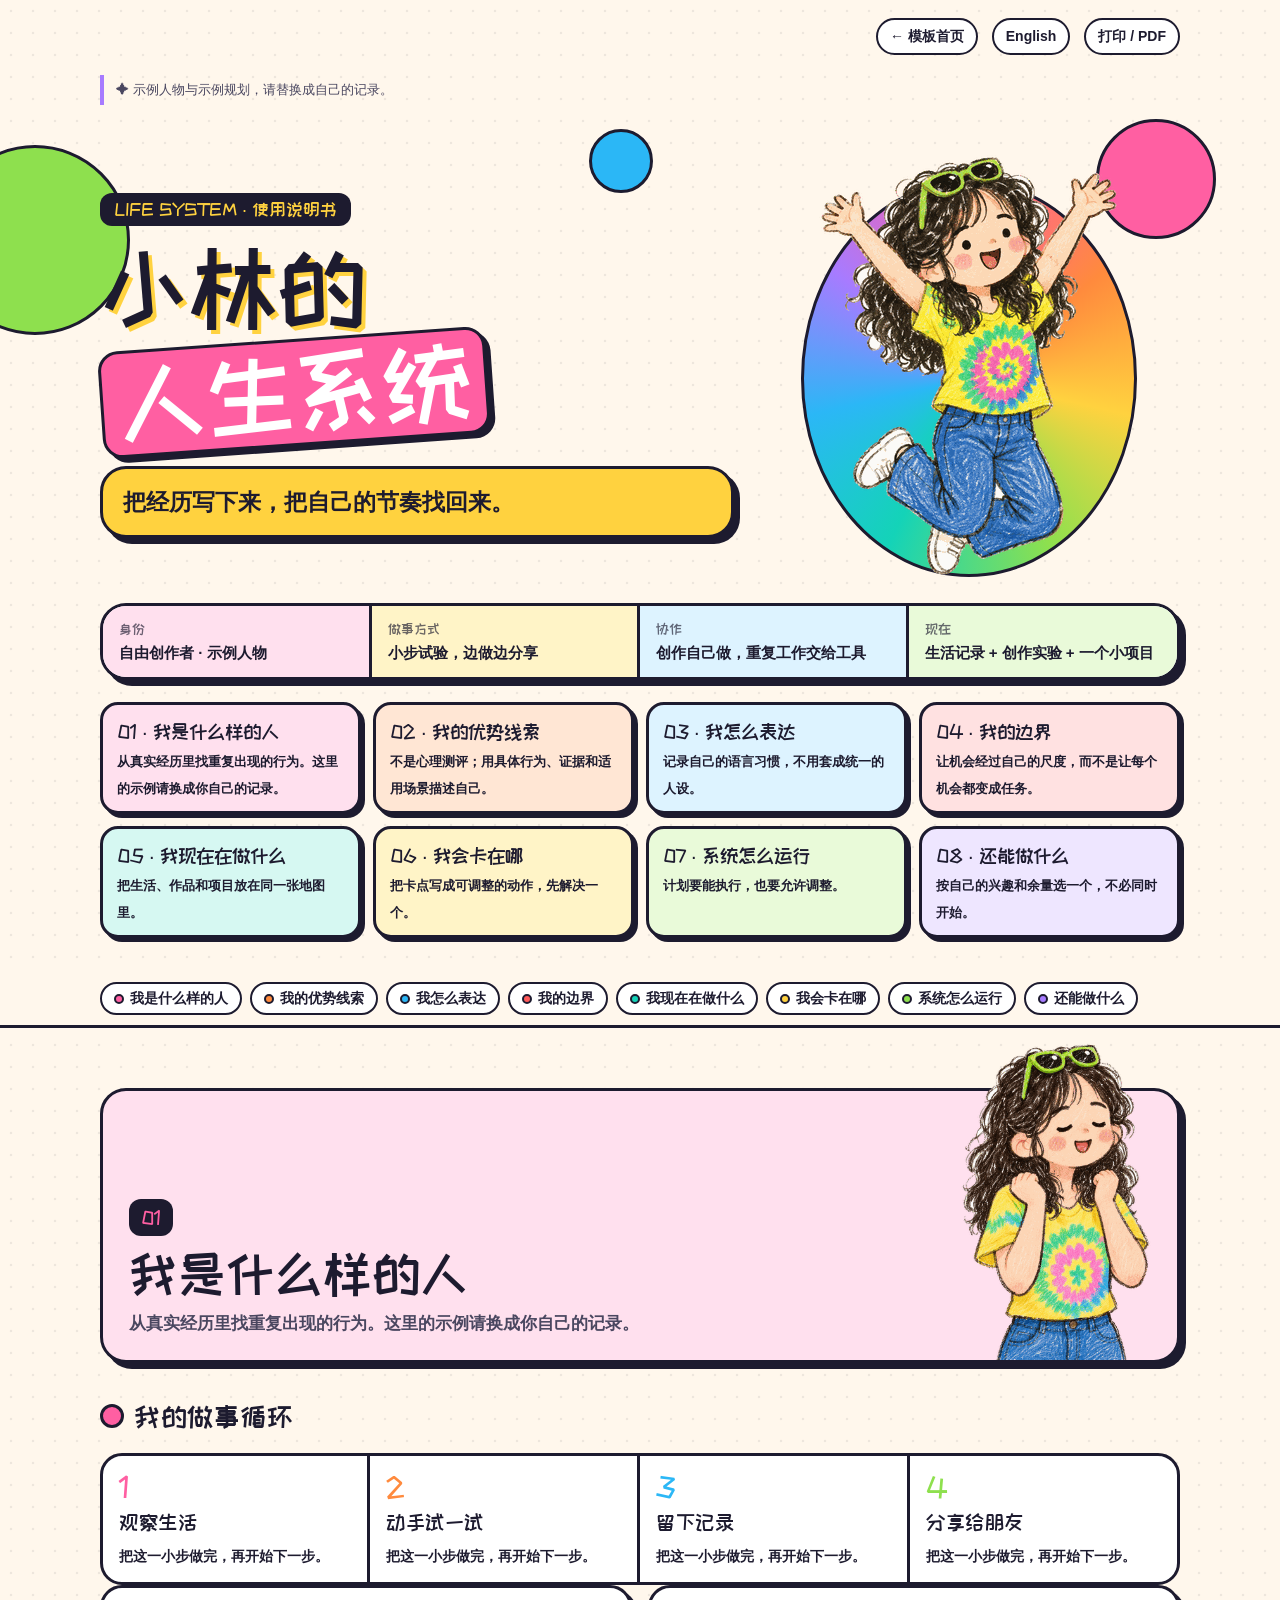
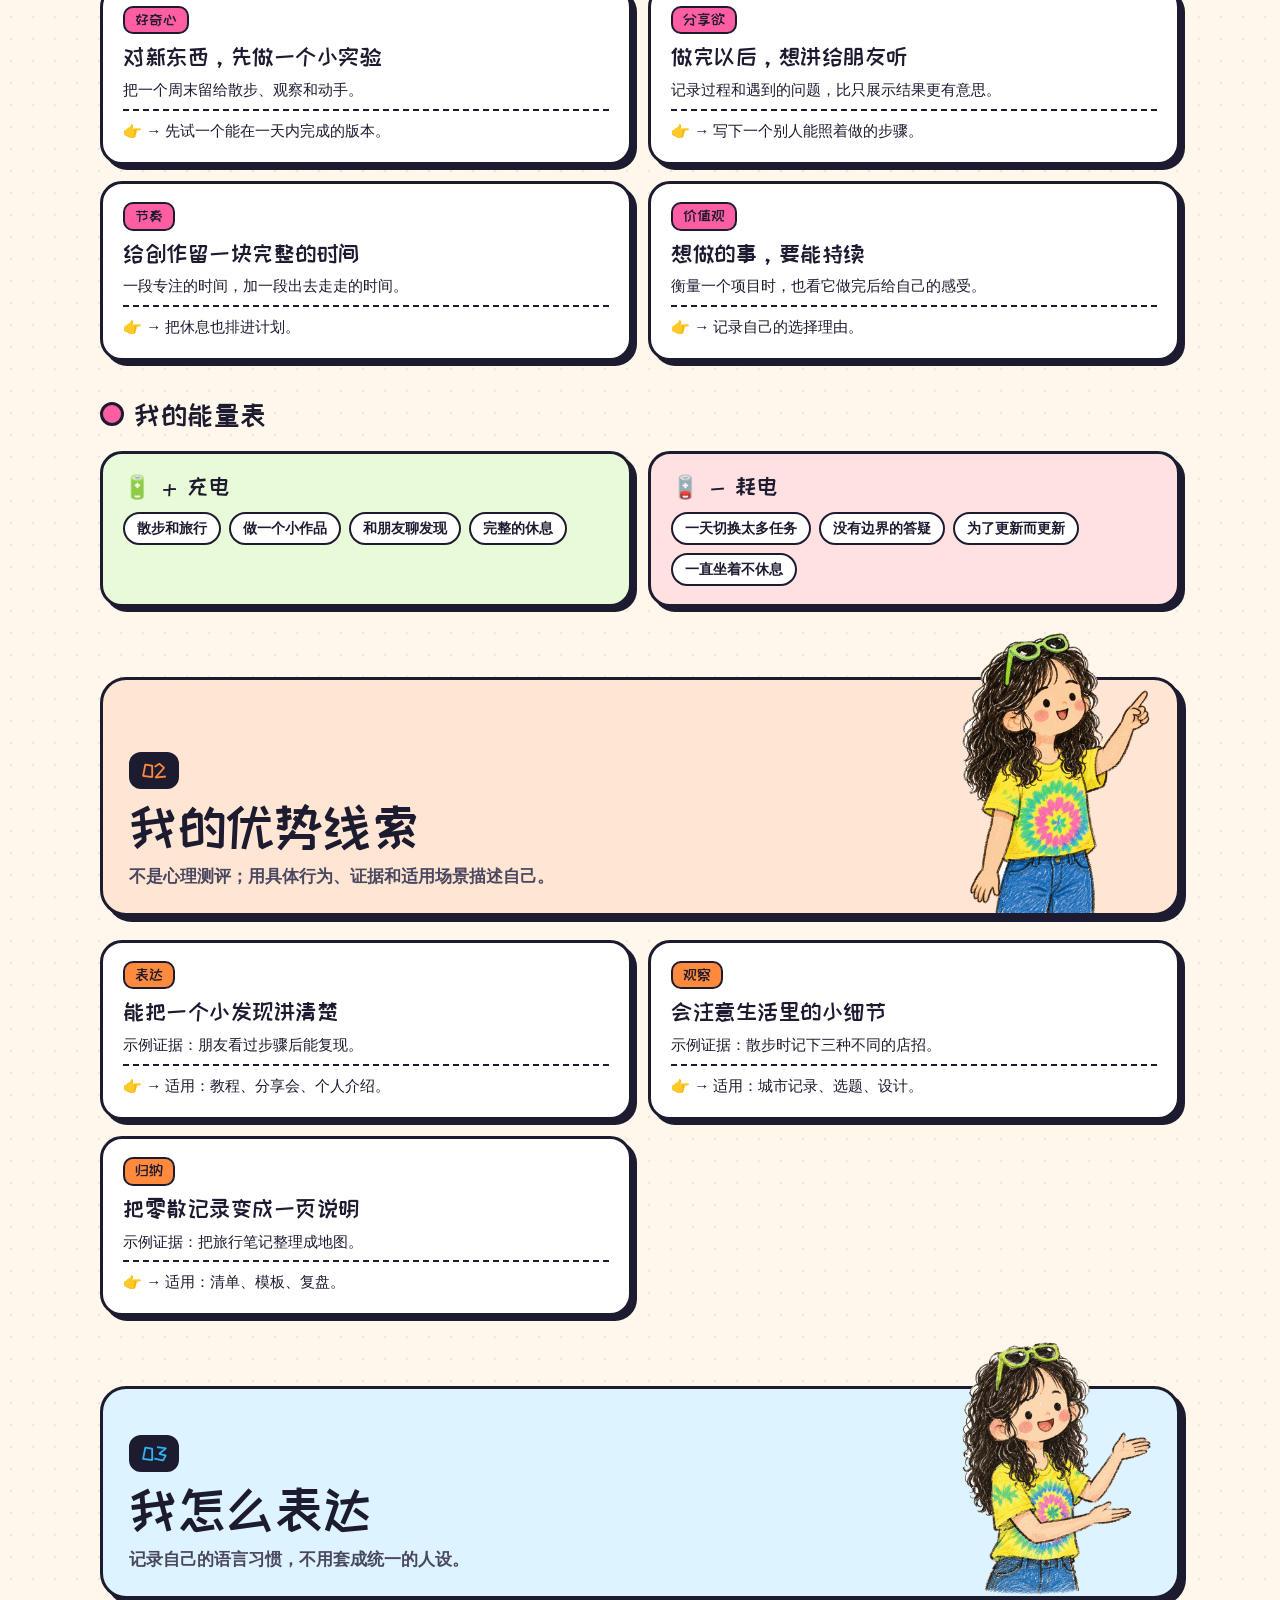
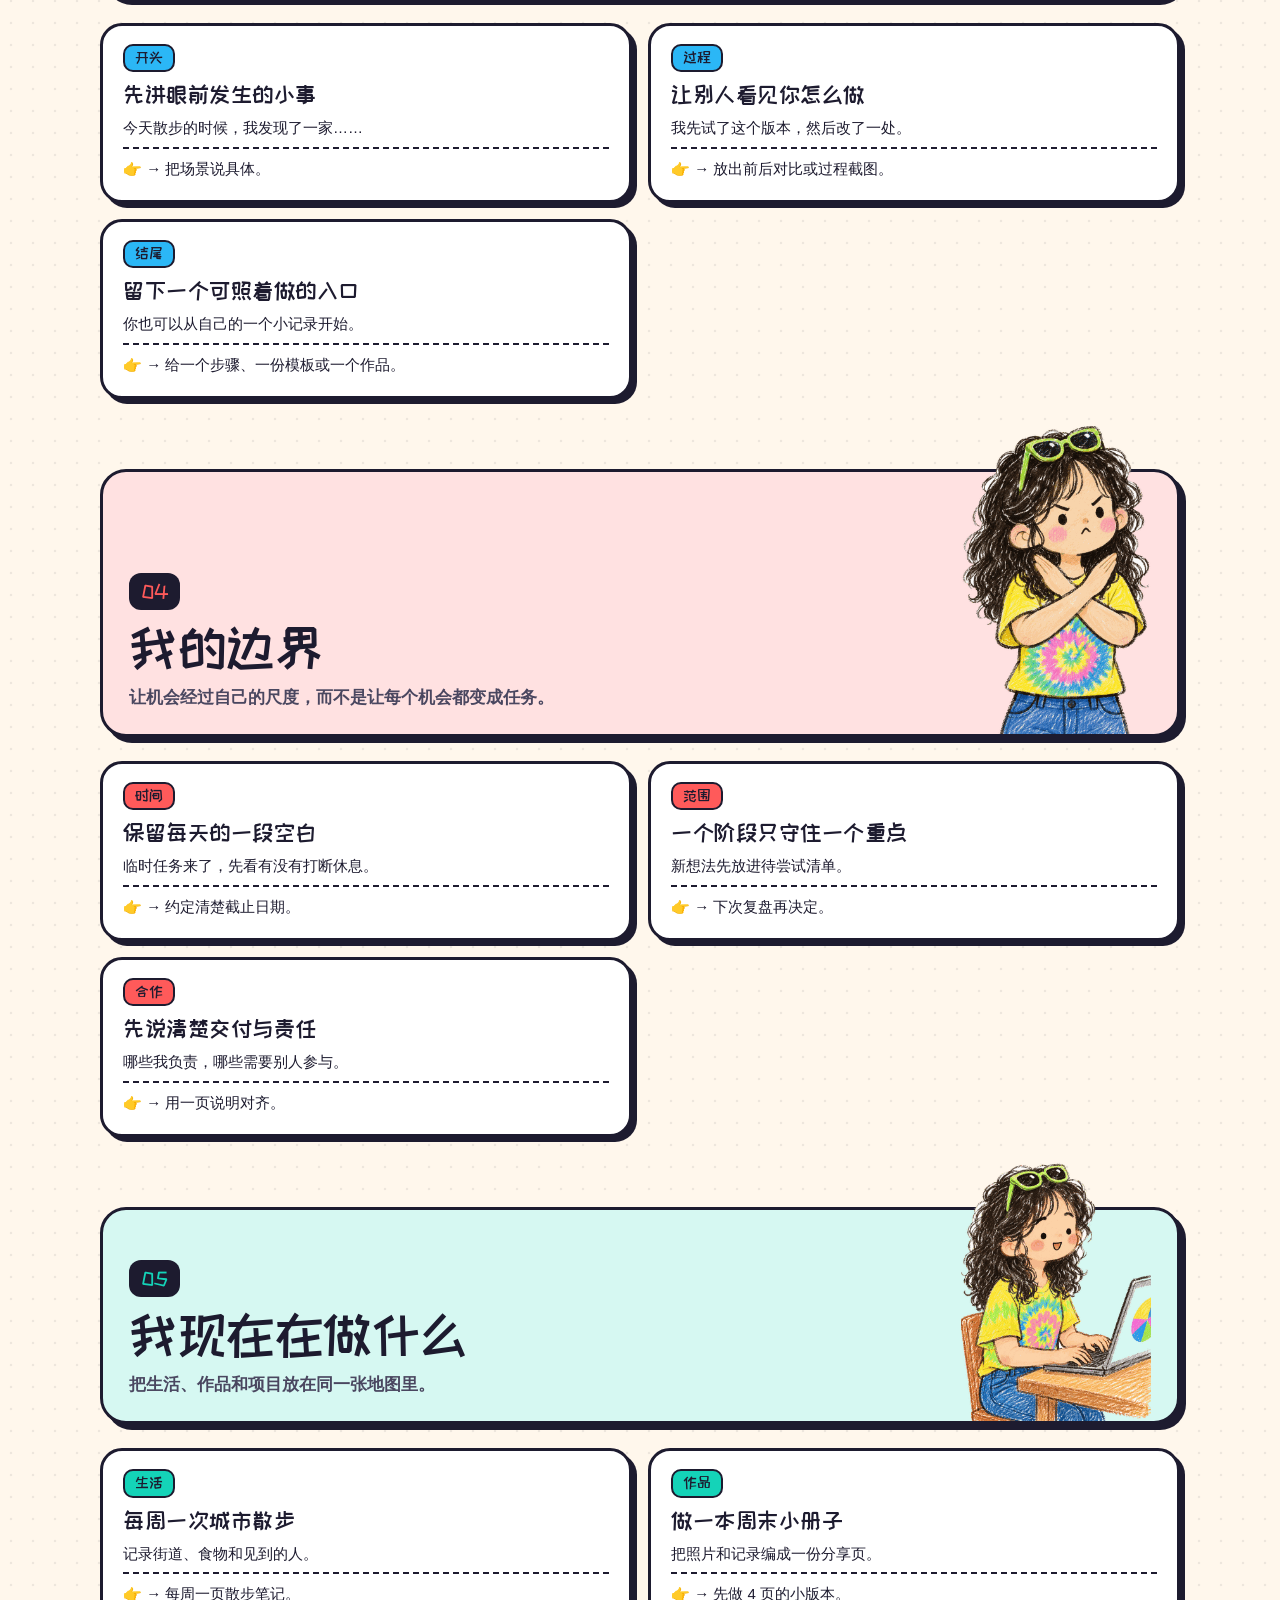
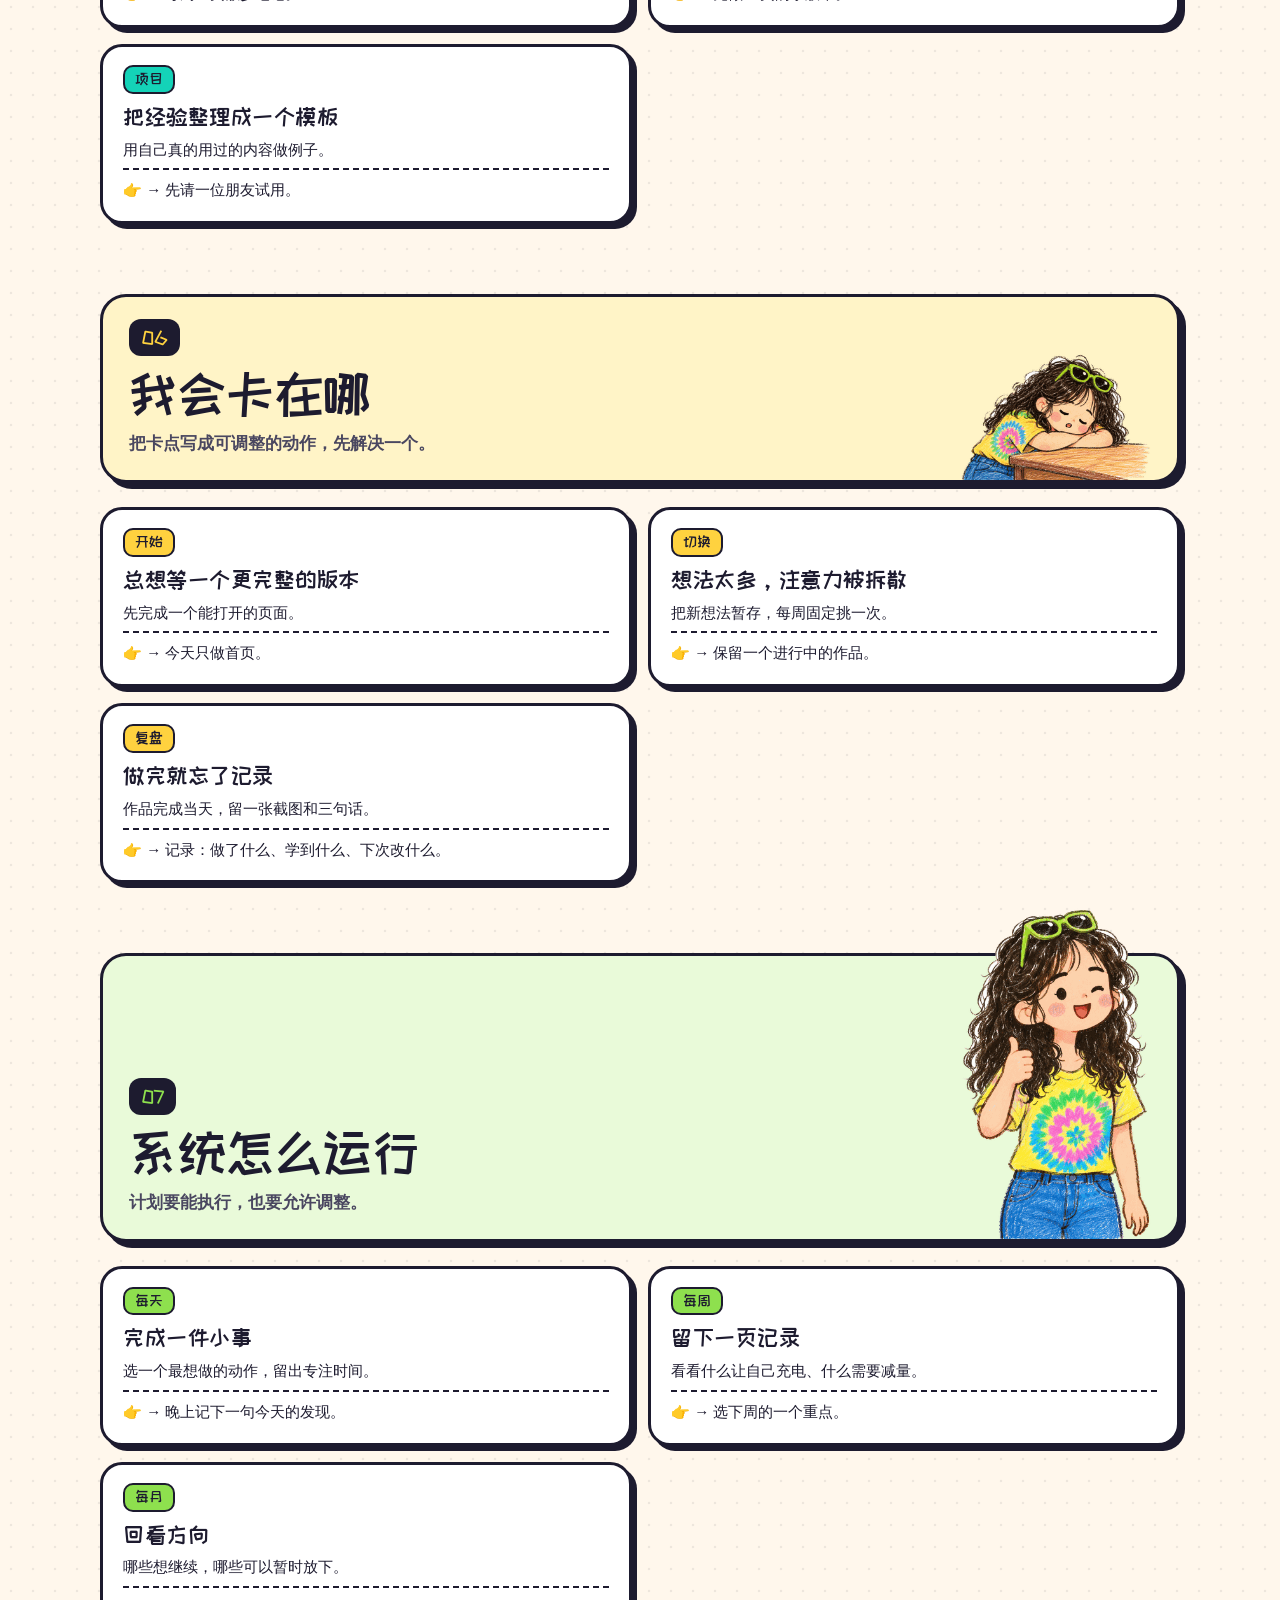
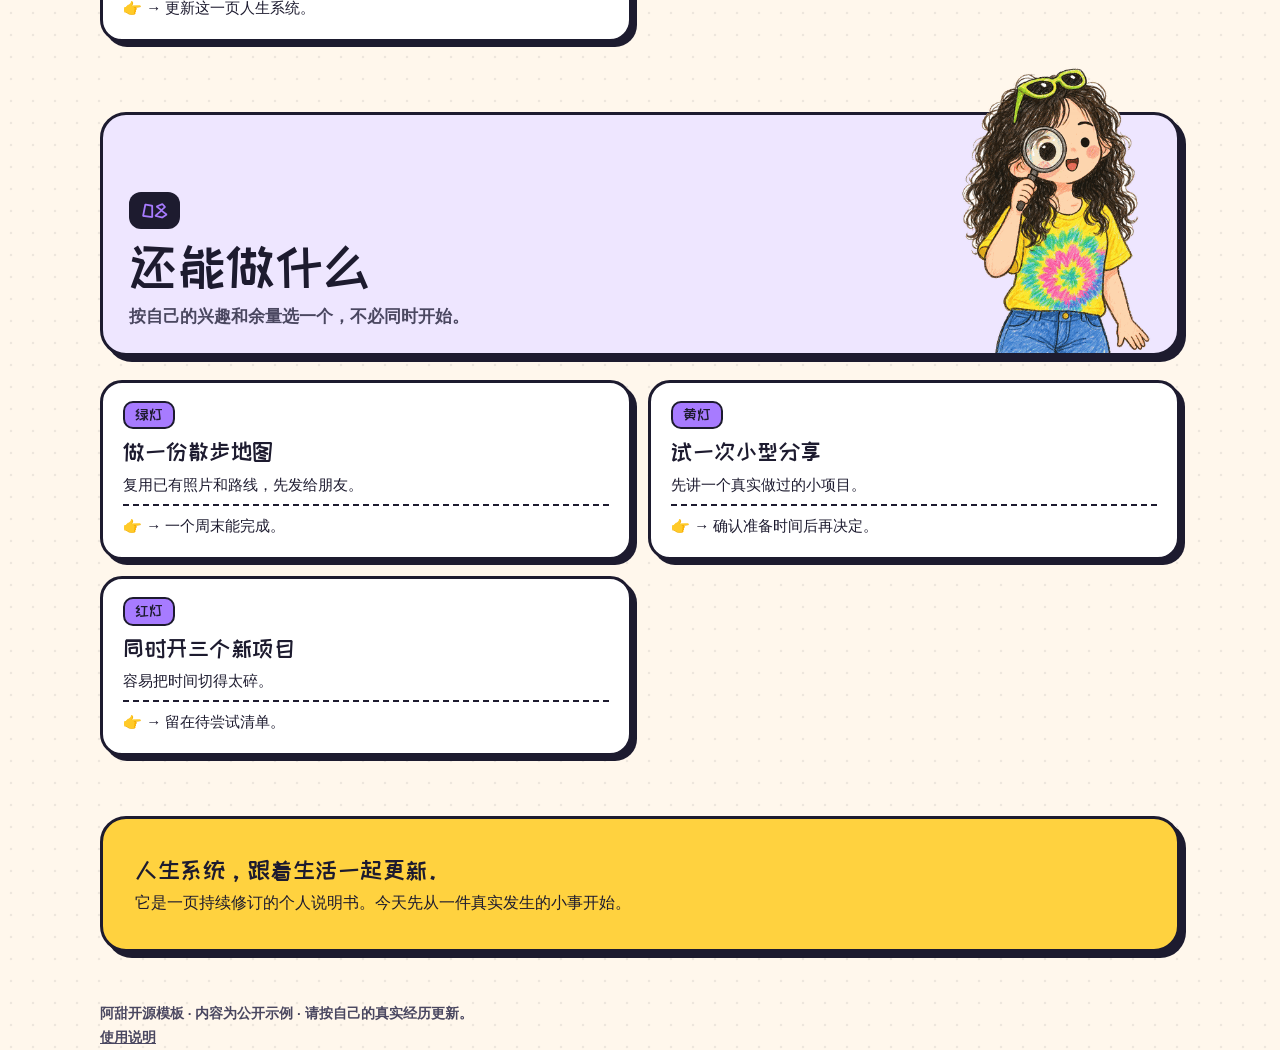
<file: templates/life-system.html>
<!doctype html>
<html lang="zh-CN"><head><meta charset="utf-8"><meta name="viewport" content="width=device-width,initial-scale=1">
<title>人生系统 · Dopamine Life System</title><meta name="description" content="Colorful life systems and creator account planning templates by A Tian.">
<link rel="preconnect" href="https://fonts.googleapis.com"><link href="https://fonts.googleapis.com/css2?family=ZCOOL+KuaiLe&display=swap" rel="stylesheet">
<link rel="stylesheet" href="../assets/life.css"><link rel="stylesheet" href="../assets/extras.css"></head>
<body><a class="skip-link" href="#main">跳到正文</a>
<div class="projectbar wrap"><a href="../index.html">← 模板首页</a><a href="life-system.en.html">English</a><button onclick="window.print()">打印 / PDF</button></div>
<div class="wrap"><p class="example-badge">✦ 示例人物与示例规划，请替换成自己的记录。</p></div><header class="hero"><div class="blob b1"></div><div class="blob b2"></div><div class="blob b3"></div><div class="wrap"><div class="hero-in"><div><span class="kicker">LIFE SYSTEM · 使用说明书</span><h1>小林的<br><span>人生系统</span></h1><div class="motto box">把经历写下来，把自己的节奏找回来。</div></div><div class="hero-pic"><div class="ring"></div><img src="../assets/mascot-01.png" alt="阿甜示例插画"></div></div><div class="idcard box"><div><b>身份</b>自由创作者 · 示例人物</div><div><b>做事方式</b>小步试验，边做边分享</div><div><b>协作</b>创作自己做，重复工作交给工具</div><div><b>现在</b>生活记录 + 创作实验 + 一个小项目</div></div><div class="toc"><a href="#who" style="--c:var(--pinkL)"><b>01 · 我是什么样的人</b><span>从真实经历里找重复出现的行为。这里的示例请换成你自己的记录。</span></a><a href="#talent" style="--c:var(--orangeL)"><b>02 · 我的优势线索</b><span>不是心理测评；用具体行为、证据和适用场景描述自己。</span></a><a href="#voice" style="--c:var(--blueL)"><b>03 · 我怎么表达</b><span>记录自己的语言习惯，不用套成统一的人设。</span></a><a href="#edge" style="--c:var(--redL)"><b>04 · 我的边界</b><span>让机会经过自己的尺度，而不是让每个机会都变成任务。</span></a><a href="#biz" style="--c:var(--mintL)"><b>05 · 我现在在做什么</b><span>把生活、作品和项目放在同一张地图里。</span></a><a href="#block" style="--c:var(--yellowL)"><b>06 · 我会卡在哪</b><span>把卡点写成可调整的动作，先解决一个。</span></a><a href="#run" style="--c:var(--limeL)"><b>07 · 系统怎么运行</b><span>计划要能执行，也要允许调整。</span></a><a href="#next" style="--c:var(--purpleL)"><b>08 · 还能做什么</b><span>按自己的兴趣和余量选一个，不必同时开始。</span></a></div></div></header><nav class="nav"><div class="wrap"><a href="#who" style="--c:var(--pink)"><i></i>我是什么样的人</a><a href="#talent" style="--c:var(--orange)"><i></i>我的优势线索</a><a href="#voice" style="--c:var(--blue)"><i></i>我怎么表达</a><a href="#edge" style="--c:var(--red)"><i></i>我的边界</a><a href="#biz" style="--c:var(--mint)"><i></i>我现在在做什么</a><a href="#block" style="--c:var(--yellow)"><i></i>我会卡在哪</a><a href="#run" style="--c:var(--lime)"><i></i>系统怎么运行</a><a href="#next" style="--c:var(--purple)"><i></i>还能做什么</a></div></nav><main class="wrap" id="main"><section id="who" class="c-pink"><div class="ch box"><div><span class="no">01</span><h2>我是什么样的人</h2><p>从真实经历里找重复出现的行为。这里的示例请换成你自己的记录。</p></div><img src="../assets/mascot-02.png" alt=""></div><h3 class="sub" style="--c:var(--pink)">我的做事循环</h3><div class="loop"><div class="step"><div class="n">1</div><h4>观察生活</h4><p>把这一小步做完，再开始下一步。</p></div><div class="step"><div class="n">2</div><h4>动手试一试</h4><p>把这一小步做完，再开始下一步。</p></div><div class="step"><div class="n">3</div><h4>留下记录</h4><p>把这一小步做完，再开始下一步。</p></div><div class="step"><div class="n">4</div><h4>分享给朋友</h4><p>把这一小步做完，再开始下一步。</p></div></div><div class="g2"><article class="card"><span class="lab">好奇心</span><h3>对新东西，先做一个小实验</h3><p>把一个周末留给散步、观察和动手。</p><p class="so">→ 先试一个能在一天内完成的版本。</p></article><article class="card"><span class="lab">分享欲</span><h3>做完以后，想讲给朋友听</h3><p>记录过程和遇到的问题，比只展示结果更有意思。</p><p class="so">→ 写下一个别人能照着做的步骤。</p></article><article class="card"><span class="lab">节奏</span><h3>给创作留一块完整的时间</h3><p>一段专注的时间，加一段出去走走的时间。</p><p class="so">→ 把休息也排进计划。</p></article><article class="card"><span class="lab">价值观</span><h3>想做的事，要能持续</h3><p>衡量一个项目时，也看它做完后给自己的感受。</p><p class="so">→ 记录自己的选择理由。</p></article></div><h3 class="sub" style="--c:var(--pink)">我的能量表</h3><div class="energy"><div class="card plus"><h3>＋ 充电</h3><ul><li>散步和旅行</li><li>做一个小作品</li><li>和朋友聊发现</li><li>完整的休息</li></ul></div><div class="card minus"><h3>－ 耗电</h3><ul><li>一天切换太多任务</li><li>没有边界的答疑</li><li>为了更新而更新</li><li>一直坐着不休息</li></ul></div></div></section><section id="talent" class="c-orange"><div class="ch box"><div><span class="no">02</span><h2>我的优势线索</h2><p>不是心理测评；用具体行为、证据和适用场景描述自己。</p></div><img src="../assets/mascot-03.png" alt=""></div><div class="g2"><article class="card"><span class="lab">表达</span><h3>能把一个小发现讲清楚</h3><p>示例证据：朋友看过步骤后能复现。</p><p class="so">→ 适用：教程、分享会、个人介绍。</p></article><article class="card"><span class="lab">观察</span><h3>会注意生活里的小细节</h3><p>示例证据：散步时记下三种不同的店招。</p><p class="so">→ 适用：城市记录、选题、设计。</p></article><article class="card"><span class="lab">归纳</span><h3>把零散记录变成一页说明</h3><p>示例证据：把旅行笔记整理成地图。</p><p class="so">→ 适用：清单、模板、复盘。</p></article></div></section><section id="voice" class="c-blue"><div class="ch box"><div><span class="no">03</span><h2>我怎么表达</h2><p>记录自己的语言习惯，不用套成统一的人设。</p></div><img src="../assets/mascot-04.png" alt=""></div><div class="g2"><article class="card"><span class="lab">开头</span><h3>先讲眼前发生的小事</h3><p>今天散步的时候，我发现了一家……</p><p class="so">→ 把场景说具体。</p></article><article class="card"><span class="lab">过程</span><h3>让别人看见你怎么做</h3><p>我先试了这个版本，然后改了一处。</p><p class="so">→ 放出前后对比或过程截图。</p></article><article class="card"><span class="lab">结尾</span><h3>留下一个可照着做的入口</h3><p>你也可以从自己的一个小记录开始。</p><p class="so">→ 给一个步骤、一份模板或一个作品。</p></article></div></section><section id="edge" class="c-red"><div class="ch box"><div><span class="no">04</span><h2>我的边界</h2><p>让机会经过自己的尺度，而不是让每个机会都变成任务。</p></div><img src="../assets/mascot-05.png" alt=""></div><div class="g2"><article class="card"><span class="lab">时间</span><h3>保留每天的一段空白</h3><p>临时任务来了，先看有没有打断休息。</p><p class="so">→ 约定清楚截止日期。</p></article><article class="card"><span class="lab">范围</span><h3>一个阶段只守住一个重点</h3><p>新想法先放进待尝试清单。</p><p class="so">→ 下次复盘再决定。</p></article><article class="card"><span class="lab">合作</span><h3>先说清楚交付与责任</h3><p>哪些我负责，哪些需要别人参与。</p><p class="so">→ 用一页说明对齐。</p></article></div></section><section id="biz" class="c-mint"><div class="ch box"><div><span class="no">05</span><h2>我现在在做什么</h2><p>把生活、作品和项目放在同一张地图里。</p></div><img src="../assets/mascot-06.png" alt=""></div><div class="g2"><article class="card"><span class="lab">生活</span><h3>每周一次城市散步</h3><p>记录街道、食物和见到的人。</p><p class="so">→ 每周一页散步笔记。</p></article><article class="card"><span class="lab">作品</span><h3>做一本周末小册子</h3><p>把照片和记录编成一份分享页。</p><p class="so">→ 先做 4 页的小版本。</p></article><article class="card"><span class="lab">项目</span><h3>把经验整理成一个模板</h3><p>用自己真的用过的内容做例子。</p><p class="so">→ 先请一位朋友试用。</p></article></div></section><section id="block" class="c-yellow"><div class="ch box"><div><span class="no">06</span><h2>我会卡在哪</h2><p>把卡点写成可调整的动作，先解决一个。</p></div><img src="../assets/mascot-07.png" alt=""></div><div class="g2"><article class="card"><span class="lab">开始</span><h3>总想等一个更完整的版本</h3><p>先完成一个能打开的页面。</p><p class="so">→ 今天只做首页。</p></article><article class="card"><span class="lab">切换</span><h3>想法太多，注意力被拆散</h3><p>把新想法暂存，每周固定挑一次。</p><p class="so">→ 保留一个进行中的作品。</p></article><article class="card"><span class="lab">复盘</span><h3>做完就忘了记录</h3><p>作品完成当天，留一张截图和三句话。</p><p class="so">→ 记录：做了什么、学到什么、下次改什么。</p></article></div></section><section id="run" class="c-lime"><div class="ch box"><div><span class="no">07</span><h2>系统怎么运行</h2><p>计划要能执行，也要允许调整。</p></div><img src="../assets/mascot-08.png" alt=""></div><div class="g2"><article class="card"><span class="lab">每天</span><h3>完成一件小事</h3><p>选一个最想做的动作，留出专注时间。</p><p class="so">→ 晚上记下一句今天的发现。</p></article><article class="card"><span class="lab">每周</span><h3>留下一页记录</h3><p>看看什么让自己充电、什么需要减量。</p><p class="so">→ 选下周的一个重点。</p></article><article class="card"><span class="lab">每月</span><h3>回看方向</h3><p>哪些想继续，哪些可以暂时放下。</p><p class="so">→ 更新这一页人生系统。</p></article></div></section><section id="next" class="c-purple"><div class="ch box"><div><span class="no">08</span><h2>还能做什么</h2><p>按自己的兴趣和余量选一个，不必同时开始。</p></div><img src="../assets/mascot-09.png" alt=""></div><div class="g2"><article class="card"><span class="lab">绿灯</span><h3>做一份散步地图</h3><p>复用已有照片和路线，先发给朋友。</p><p class="so">→ 一个周末能完成。</p></article><article class="card"><span class="lab">黄灯</span><h3>试一次小型分享</h3><p>先讲一个真实做过的小项目。</p><p class="so">→ 确认准备时间后再决定。</p></article><article class="card"><span class="lab">红灯</span><h3>同时开三个新项目</h3><p>容易把时间切得太碎。</p><p class="so">→ 留在待尝试清单。</p></article></div></section><div class="closing box"><h2>人生系统，跟着生活一起更新。</h2><p>它是一页持续修订的个人说明书。今天先从一件真实发生的小事开始。</p></div></main>
<footer class="wrap">阿甜开源模板 · 内容为公开示例 · 请按自己的真实经历更新。<br><a href="../README.md">使用说明</a></footer></body></html>
</file>
<file: assets/life.css>
:root{
  --ink:#1D1B2F; --paper:#FFF7EC; --mute:#4a4760;
  --pink:#FF5FA2; --orange:#FF8A3D; --blue:#2BB7F6; --purple:#A77BFF;
  --lime:#8EE04E; --yellow:#FFD23F; --mint:#14D3B8; --red:#FF5A5A;
  --pinkL:#FFE0EE; --orangeL:#FFE6D4; --blueL:#DDF3FF; --purpleL:#EEE6FF;
  --limeL:#E9FAD9; --yellowL:#FFF4C7; --mintL:#D6F8F2; --redL:#FFE1E1;
  --fun:"ZCOOL KuaiLe","PingFang SC","Hiragino Sans GB","Microsoft YaHei",sans-serif;
  --body:"PingFang SC","Hiragino Sans GB","Microsoft YaHei","Noto Sans SC",sans-serif;
}
*{box-sizing:border-box;margin:0;padding:0}
html{scroll-behavior:smooth}
body{background:var(--paper);color:var(--ink);font-family:var(--body);line-height:1.65;font-size:16px;
  background-image:radial-gradient(#1D1B2F14 1.4px,transparent 1.6px);background-size:22px 22px;overflow-x:hidden}
.wrap{max-width:1120px;margin:0 auto;padding:0 20px}
h1,h2,h3,h4,.fun{font-family:var(--fun);font-weight:400;letter-spacing:.5px}
.box{background:#fff;border:3px solid var(--ink);border-radius:26px;box-shadow:6px 6px 0 var(--ink)}
.tag{display:inline-block;border:2.5px solid var(--ink);border-radius:999px;padding:1px 11px;font-weight:700;font-size:13.5px;background:#fff;white-space:nowrap}
q{quotes:"「" "」";font-weight:700}
small.d{font-size:12px;color:var(--mute);font-weight:600;margin-left:6px;white-space:nowrap}

/* hero */
.hero{position:relative;padding:50px 0 34px}
.blob{position:absolute;border-radius:50%;border:3px solid var(--ink);z-index:0}
.hero .b1{width:190px;height:190px;background:var(--lime);left:-60px;top:40px}
.hero .b2{width:120px;height:120px;background:var(--pink);right:5%;top:14px}
.hero .b3{width:64px;height:64px;background:var(--blue);left:46%;top:24px}
.hero-in{position:relative;z-index:1;display:grid;grid-template-columns:1.2fr .8fr;gap:24px;align-items:center}
.kicker{font-family:var(--fun);font-size:18px;background:var(--ink);color:var(--yellow);display:inline-block;border-radius:12px;padding:2px 14px;margin-bottom:12px}
.hero h1{font-size:clamp(46px,8vw,96px);line-height:1.05;text-shadow:4px 4px 0 var(--yellow)}
.hero h1 span{display:inline-block;background:var(--pink);color:#fff;border:3px solid var(--ink);border-radius:20px;padding:0 14px;transform:rotate(-4deg);box-shadow:5px 5px 0 var(--ink);text-shadow:none}
.motto{margin-top:20px;padding:16px 20px;background:var(--yellow);font-size:clamp(18px,2.3vw,23px);font-weight:800;line-height:1.5}
.motto em{font-style:normal;background:#fff;border:2.5px solid var(--ink);border-radius:10px;padding:0 6px}
.hero-pic{position:relative;justify-self:center}
.hero-pic .ring{position:absolute;inset:6% -6% 0 -6%;background:conic-gradient(var(--pink),var(--orange),var(--yellow),var(--lime),var(--mint),var(--blue),var(--purple),var(--pink));border-radius:50%;border:3px solid var(--ink);animation:spin 20s linear infinite}
.hero-pic img{position:relative;width:min(300px,68vw);display:block;animation:bob 3s ease-in-out infinite}
@keyframes spin{to{transform:rotate(360deg)}}
@keyframes bob{50%{transform:translateY(-10px) rotate(-2deg)}}

.idcard{display:grid;grid-template-columns:repeat(4,1fr);gap:0;margin-top:26px;overflow:hidden}
.idcard div{padding:12px 16px;border-right:3px solid var(--ink);font-weight:700;font-size:15px}
.idcard div:last-child{border-right:0}
.idcard b{display:block;font-family:var(--fun);font-weight:400;font-size:14px;opacity:.65}
.idcard div:nth-child(1){background:var(--pinkL)}.idcard div:nth-child(2){background:var(--yellowL)}
.idcard div:nth-child(3){background:var(--blueL)}.idcard div:nth-child(4){background:var(--limeL)}

.toc{display:grid;grid-template-columns:repeat(4,1fr);gap:12px;margin-top:22px}
.toc a{display:block;text-decoration:none;color:var(--ink);border:3px solid var(--ink);border-radius:18px;padding:10px 14px;box-shadow:4px 4px 0 var(--ink);background:var(--c);transition:transform .15s}
.toc a:hover{transform:translate(-2px,-2px);box-shadow:6px 6px 0 var(--ink)}
.toc a b{font-family:var(--fun);font-weight:400;font-size:20px;display:block}
.toc a span{font-size:13px;font-weight:700}

.nav{position:sticky;top:0;z-index:20;background:#FFF7ECEE;backdrop-filter:blur(6px);border-bottom:3px solid var(--ink)}
.nav .wrap{display:flex;gap:8px;overflow-x:auto;padding:10px 20px;scrollbar-width:none}
.nav a{flex:0 0 auto;text-decoration:none;color:var(--ink);font-weight:700;font-size:14px;border:2.5px solid var(--ink);border-radius:999px;padding:3px 12px;background:#fff}
.nav a i{display:inline-block;width:10px;height:10px;border-radius:50%;border:2px solid var(--ink);margin-right:6px;vertical-align:-1px;background:var(--c)}

/* chapter */
section{padding:60px 0 10px;scroll-margin-top:56px}
.ch{display:grid;grid-template-columns:1fr 190px;gap:20px;align-items:end;margin-bottom:24px;padding:22px 26px;background:var(--cl);position:relative;overflow:visible}
.ch .no{font-family:var(--fun);font-size:20px;background:var(--ink);color:var(--c);border-radius:12px;padding:2px 12px;display:inline-block}
.ch h2{font-size:clamp(32px,5vw,52px);line-height:1.15;margin:8px 0 6px}
.ch p{font-size:17px;font-weight:600;color:var(--mute);max-width:720px}
.ch img{width:190px;margin:-70px 0 -22px;display:block}
.c-pink{--c:var(--pink);--cl:var(--pinkL)} .c-orange{--c:var(--orange);--cl:var(--orangeL)}
.c-blue{--c:var(--blue);--cl:var(--blueL)} .c-purple{--c:var(--purple);--cl:var(--purpleL)}
.c-lime{--c:var(--lime);--cl:var(--limeL)} .c-yellow{--c:var(--yellow);--cl:var(--yellowL)}
.c-mint{--c:var(--mint);--cl:var(--mintL)} .c-red{--c:var(--red);--cl:var(--redL)}
.sub{font-family:var(--fun);font-size:clamp(22px,3vw,28px);margin:30px 0 14px;display:flex;align-items:center;gap:10px}
.sub::before{content:"";width:18px;height:18px;border-radius:50%;background:var(--c,var(--pink));border:3px solid var(--ink);flex:0 0 auto}
.lead{font-size:16px;font-weight:600;color:var(--mute);margin:-6px 0 14px}

/* generic grids */
.g2>*,.g3>*,.tal>*,.moves>*,.biz>*,.blocks>*,.combo>*,.energy>*,.rulers>*,.cadence>*,.stat4>*{min-width:0}
.g2{display:grid;grid-template-columns:1fr 1fr;gap:16px}
.g3{display:grid;grid-template-columns:repeat(3,1fr);gap:16px}
.card{padding:18px 20px;border-radius:22px;border:3px solid var(--ink);background:#fff;box-shadow:5px 5px 0 var(--ink)}
.card .lab{display:inline-block;font-family:var(--fun);font-size:15px;background:var(--c);border:2.5px solid var(--ink);border-radius:10px;padding:0 10px;margin-bottom:8px}
.card h3{font-size:23px;line-height:1.3;margin-bottom:6px}
.card p{font-size:15px;font-weight:500}
.quotes{display:flex;flex-direction:column;gap:6px;margin:10px 0}
.quotes div{background:var(--cl);border:2px solid var(--ink);border-radius:14px 14px 14px 4px;padding:6px 10px;font-size:14px}
.so{font-size:14.5px;font-weight:800;border-top:2.5px dashed var(--ink);padding-top:8px;margin-top:6px}
.so::before{content:"👉 "}

/* loop */
.loop{display:grid;grid-template-columns:repeat(4,1fr);gap:0;margin-top:6px}
.step{padding:16px 16px 14px;border:3px solid var(--ink);margin-left:-3px;background:#fff;position:relative}
.step:first-child{border-radius:22px 0 0 22px;margin-left:0}.step:last-child{border-radius:0 22px 22px 0}
.step .n{font-family:var(--fun);font-size:30px;line-height:1;color:var(--c)}
.step h4{font-size:21px;margin:4px 0}
.step p{font-size:14px;font-weight:600}
.step ul{list-style:none;margin-top:8px;display:flex;flex-direction:column;gap:4px}
.step li{font-size:13px;font-weight:700;background:var(--cl);border-radius:8px;padding:2px 8px;border:1.5px solid var(--ink)}
.step:nth-child(1){--c:var(--pink);--cl:var(--pinkL)}.step:nth-child(2){--c:var(--orange);--cl:var(--orangeL)}
.step:nth-child(3){--c:var(--blue);--cl:var(--blueL)}.step:nth-child(4){--c:var(--lime);--cl:var(--limeL)}

/* energy */
.energy{display:grid;grid-template-columns:1fr 1fr;gap:16px}
.energy .card{box-shadow:5px 5px 0 var(--ink)}
.energy ul{list-style:none;display:flex;flex-wrap:wrap;gap:8px;margin-top:10px}
.energy li{border:2.5px solid var(--ink);border-radius:999px;padding:3px 12px;font-weight:700;font-size:14px;background:#fff}
.plus{background:var(--limeL)!important}.minus{background:var(--redL)!important}
.plus h3::before{content:"🔋 "}.minus h3::before{content:"🪫 "}

/* talents */
.tal{display:grid;grid-template-columns:1fr 1fr;gap:16px}
.tc{padding:16px 18px;border:3px solid var(--ink);border-radius:22px;background:#fff;box-shadow:5px 5px 0 var(--ink)}
.tc .hd{display:flex;align-items:center;gap:10px;flex-wrap:wrap}
.tc .hd b{font-family:var(--fun);font-weight:400;font-size:24px}
.tc .id{font-family:var(--fun);font-size:14px;background:var(--ink);color:var(--yellow);border-radius:8px;padding:0 8px}
.meter{display:flex;gap:4px;margin:8px 0 4px;align-items:center}
.meter i{width:20px;height:12px;border-radius:4px;border:2px solid var(--ink);background:#fff}
.meter i.on{background:var(--c)}
.meter span{font-size:13px;font-weight:800;margin-left:6px}
.tc .one{font-weight:700;font-size:15px}
.tc .use{font-size:14px;font-weight:700;background:var(--yellowL);border:2px solid var(--ink);border-radius:12px;padding:6px 10px;margin-top:8px}
.tc .use::before{content:"✨ 用在了：";font-family:var(--fun);font-weight:400}
.combo{display:grid;grid-template-columns:repeat(3,1fr);gap:14px}
.combo .card{background:var(--cl)}
.combo .eq{font-family:var(--fun);font-size:20px;line-height:1.35;margin-bottom:6px}

/* expression */
.bars{padding:18px 20px}
.bar{display:grid;grid-template-columns:88px 1fr 46px;gap:10px;align-items:center;margin:7px 0;font-weight:800;font-size:15px}
.bar .t{height:22px;border:2.5px solid var(--ink);border-radius:999px;background:#fff;overflow:hidden}
.bar .t i{display:block;height:100%;background:var(--c);border-right:2.5px solid var(--ink)}
.bar .v{font-family:var(--fun);font-weight:400;font-size:18px}
.big3{display:grid;grid-template-columns:repeat(3,1fr);gap:0;overflow:hidden;margin-top:12px}
.big3 div{padding:14px;text-align:center;border-right:3px solid var(--ink)}
.big3 div:last-child{border-right:0}
.big3 .v{font-family:var(--fun);font-size:42px;line-height:1}
.big3 .k{font-weight:800;font-size:14px}
.stat4{display:grid;grid-template-columns:repeat(4,1fr);gap:12px}
.stat4 .card{text-align:center;padding:14px 10px}
.stat4 .v{font-family:var(--fun);font-size:40px;line-height:1.05;color:var(--ink)}
.stat4 .k{font-weight:800;font-size:14px;margin-top:4px}
.stat4 .s{font-size:12.5px;color:var(--mute);font-weight:600}
.moves{display:grid;grid-template-columns:repeat(2,1fr);gap:14px}
.mv{border:3px solid var(--ink);border-radius:20px;padding:14px 16px;background:#fff;position:relative;box-shadow:4px 4px 0 var(--ink)}
.mv h4{font-size:20px;display:flex;gap:8px;align-items:center}
.mv h4 em{font-style:normal;width:30px;height:30px;border-radius:50%;background:var(--c);border:2.5px solid var(--ink);display:inline-grid;place-items:center;font-size:16px;flex:0 0 auto}
.mv .ex{margin:8px 0 6px;background:var(--cl);border:2px solid var(--ink);border-radius:14px 14px 14px 4px;padding:8px 12px;font-size:14.5px;font-weight:700}
.mv p{font-size:14px;font-weight:600;color:var(--mute)}
.tpl{display:flex;flex-direction:column;gap:10px}
.tpl div{background:#fff;border:3px dashed var(--ink);border-radius:16px;padding:10px 14px;font-weight:800;font-size:16px}
.tpl mark{background:var(--yellow);border:2px solid var(--ink);border-radius:8px;padding:0 6px}
.better .card{background:var(--orangeL)}
.better h3::before{content:"⬆️ "}

/* boundaries */
.rulers{display:grid;grid-template-columns:repeat(4,1fr);gap:14px}
.ruler{padding:16px;border:3px solid var(--ink);border-radius:22px;background:var(--c);box-shadow:5px 5px 0 var(--ink)}
.ruler h3{font-size:30px;line-height:1.1}
.ruler .m{font-weight:800;font-size:15px;margin:4px 0 10px}
.ruler .qq{background:#fff;border:2px solid var(--ink);border-radius:14px;padding:8px 10px;font-size:13.5px;font-weight:600}
.no-list{display:flex;flex-direction:column;gap:14px}
.nz{display:grid;grid-template-columns:270px 1fr;gap:0;border:3px solid var(--ink);border-radius:22px;overflow:hidden;background:#fff;box-shadow:5px 5px 0 var(--ink)}
.nz .l{background:var(--redL);padding:14px 16px;border-right:3px solid var(--ink)}
.nz .l b{font-family:var(--fun);font-weight:400;font-size:21px;display:block;line-height:1.3}
.nz .l span{font-weight:700;font-size:14px}
.nz .l .cnt{display:flex;gap:3px;margin-top:8px;flex-wrap:wrap}
.nz .l .cnt i{width:14px;height:14px;border-radius:50%;background:var(--red);border:2px solid var(--ink)}
.nz .r{padding:12px 16px;display:flex;flex-direction:column;gap:6px;justify-content:center}
.nz .r div{font-size:14px;background:var(--paper);border:2px solid var(--ink);border-radius:12px;padding:5px 10px}
.timeline{display:grid;grid-template-columns:repeat(4,1fr);gap:12px}
.tl{padding:14px;border:3px solid var(--ink);border-radius:18px;background:#fff;box-shadow:4px 4px 0 var(--ink)}
.tl .when{font-family:var(--fun);font-size:18px}
.tl .what{font-weight:800;font-size:14.5px;margin:2px 0 6px}
.tl:nth-child(odd){background:var(--redL)}
.notgood{display:grid;grid-template-columns:repeat(5,1fr);gap:12px}
.notgood .card{padding:12px 14px;background:var(--blueL);box-shadow:4px 4px 0 var(--ink)}
.notgood b{display:block;font-family:var(--fun);font-weight:400;font-size:18px}
.notgood span{font-size:13px;font-weight:600}
.checker{padding:20px 22px;background:var(--yellow)}
.checker ol{list-style:none;display:grid;grid-template-columns:1fr 1fr;gap:10px;counter-reset:c;margin-top:10px}
.checker li{counter-increment:c;background:#fff;border:2.5px solid var(--ink);border-radius:14px;padding:9px 12px 9px 46px;position:relative;font-weight:700;font-size:15px}
.checker li::before{content:counter(c);position:absolute;left:10px;top:8px;width:26px;height:26px;border-radius:50%;background:var(--ink);color:var(--yellow);display:grid;place-items:center;font-family:var(--fun);font-size:15px}
.checker .rule{margin-top:12px;font-weight:800;font-size:16px;background:#fff;border:2.5px solid var(--ink);border-radius:14px;padding:8px 14px;display:inline-block}

/* business */
.biz{display:grid;grid-template-columns:repeat(2,1fr);gap:16px}
.bz{border:3px solid var(--ink);border-radius:22px;background:#fff;box-shadow:5px 5px 0 var(--ink);overflow:hidden}
.bz .top{background:var(--c);padding:12px 16px;border-bottom:3px solid var(--ink);display:flex;align-items:center;gap:10px;flex-wrap:wrap}
.bz .top h3{font-size:24px}
.bz .top .role{margin-left:auto;font-family:var(--fun);font-size:14px;background:var(--ink);color:#fff;border-radius:8px;padding:1px 9px}
.bz .bd{padding:12px 16px 14px}
.bz .bd p{font-size:14.5px;font-weight:600}
.bz .facts{display:flex;flex-wrap:wrap;gap:6px;margin:8px 0}
.bz .facts span{font-size:13px;font-weight:800;background:var(--cl);border:2px solid var(--ink);border-radius:8px;padding:1px 8px}
.chk{display:flex;gap:6px;flex-wrap:wrap;margin-top:8px}
.chk span{font-size:13px;font-weight:800;border:2px solid var(--ink);border-radius:999px;padding:1px 9px}
.chk .y{background:var(--lime)}.chk .n{background:var(--red);color:#fff}.chk .m{background:#fff}
.flowmap{padding:20px;display:grid;grid-template-columns:1fr auto 1fr auto 1fr;gap:12px;align-items:center;background:var(--mintL)}
.fm{border:3px solid var(--ink);border-radius:18px;padding:12px 14px;background:#fff;text-align:center;box-shadow:4px 4px 0 var(--ink)}
.fm b{font-family:var(--fun);font-weight:400;font-size:20px;display:block}
.fm span{font-size:13.5px;font-weight:700}
.arrow{font-family:var(--fun);font-size:34px}
.legend{font-size:13.5px;font-weight:700;margin:4px 0 14px;color:var(--mute)}

/* blocks */
.blocks{display:grid;grid-template-columns:repeat(2,1fr);gap:16px}
.bk{border:3px solid var(--ink);border-radius:22px;background:#fff;box-shadow:5px 5px 0 var(--ink);padding:16px 18px;position:relative}
.bk .hd{display:flex;align-items:center;gap:10px;margin-bottom:6px;flex-wrap:wrap}
.bk .hd .k{font-family:var(--fun);font-size:15px;background:var(--ink);color:var(--yellow);border-radius:8px;padding:0 8px}
.bk .hd h3{font-size:22px;line-height:1.3}
.bk .who{margin-left:auto;font-size:12.5px;font-weight:800;border:2px solid var(--ink);border-radius:999px;padding:0 9px}
.bk .sig{font-size:14px;font-weight:700;margin-top:6px}
.bk .sig::before{content:"🚨 信号：";font-family:var(--fun);font-weight:400}
.bk .fix{font-size:14px;font-weight:800;margin-top:6px;background:var(--limeL);border:2px solid var(--ink);border-radius:12px;padding:6px 10px}
.bk .fix::before{content:"🛠 怎么解：";font-family:var(--fun);font-weight:400}
.bk.hot{background:var(--redL)}
.bk.hot::after{content:"现在最要紧";position:absolute;right:-8px;top:-14px;font-family:var(--fun);background:var(--red);color:#fff;border:2.5px solid var(--ink);border-radius:10px;padding:1px 10px;transform:rotate(4deg)}
.w-self{background:var(--yellow)}.w-hao{background:var(--purple);color:#fff}.w-tool{background:var(--mint)}

/* system */
.cadence{display:grid;grid-template-columns:repeat(4,1fr);gap:14px}
.cad{border:3px solid var(--ink);border-radius:22px;padding:16px;background:var(--c);box-shadow:5px 5px 0 var(--ink)}
.cad h3{font-size:26px}
.cad ul{list-style:none;margin-top:8px;display:flex;flex-direction:column;gap:6px}
.cad li{background:#fff;border:2px solid var(--ink);border-radius:12px;padding:5px 10px;font-weight:700;font-size:14px}
.dirs{overflow-x:auto;padding:0}
.dirs table{border-collapse:collapse;width:100%;min-width:720px}
.dirs th,.dirs td{border:2.5px solid var(--ink);padding:9px 10px;font-size:14.5px;text-align:left;vertical-align:top}
.dirs th{font-family:var(--fun);font-weight:400;font-size:17px;background:var(--ink);color:var(--yellow)}
.dirs td{font-weight:600;background:#fff}
.light{display:inline-block;width:16px;height:16px;border-radius:50%;border:2.5px solid var(--ink);vertical-align:-3px;margin-right:6px}
.final{display:grid;grid-template-columns:200px 1fr;gap:22px;align-items:center;padding:24px;background:var(--pink);color:#fff}
.final img{width:100%;max-width:200px}
.final h2{font-size:clamp(28px,4vw,42px);text-shadow:3px 3px 0 var(--ink);line-height:1.25}
.final p{font-weight:700;font-size:17px;margin-top:8px}
footer{padding:40px 0 60px;font-weight:600;color:var(--mute);font-size:13.5px;line-height:1.8}

@media (max-width:920px){
  .toc,.rulers,.cadence{grid-template-columns:1fr 1fr}
  .g3,.combo{grid-template-columns:1fr}
  .loop{grid-template-columns:1fr 1fr;gap:12px}
  .step,.step:first-child,.step:last-child{border-radius:20px;margin-left:0}
  .timeline{grid-template-columns:1fr 1fr}
  .notgood{grid-template-columns:repeat(3,1fr)}
  .stat4{grid-template-columns:1fr 1fr}
  .flowmap{grid-template-columns:1fr;text-align:center}
  .arrow{transform:rotate(90deg);justify-self:center}
}
@media (max-width:680px){
  .wrap{padding:0 16px}
  .hero{padding:30px 0 24px}
  .hero-in{grid-template-columns:1fr}
  .hero-pic{order:-1}.hero-pic img{width:190px}
  .hero .b1{width:110px;height:110px}.hero .b3{display:none}
  .idcard{grid-template-columns:1fr 1fr}
  .idcard div:nth-child(2){border-right:0}
  .idcard div:nth-child(-n+2){border-bottom:3px solid var(--ink)}
  .toc{grid-template-columns:1fr 1fr}
  .ch{grid-template-columns:1fr;padding:18px 18px 0}
  .ch img{width:130px;margin:0 auto -4px}
  .g2,.tal,.energy,.moves,.biz,.blocks,.checker ol{grid-template-columns:1fr}
  .nz{grid-template-columns:1fr}
  .nz .l{border-right:0;border-bottom:3px solid var(--ink)}
  .big3 .v{font-size:32px}
  .notgood{grid-template-columns:1fr 1fr}
  .final{grid-template-columns:1fr;justify-items:center;text-align:center}
  .final img{max-width:150px}
  .bar{grid-template-columns:70px 1fr 40px}
}
</file>
<file: assets/extras.css>
.projectbar{display:flex;align-items:center;gap:14px;justify-content:flex-end;padding-top:18px;padding-bottom:12px;font-size:14px;font-weight:700}
.projectbar a,.projectbar button{color:var(--ink);background:white;border:2px solid var(--ink);border-radius:999px;padding:5px 12px;text-decoration:none;font:inherit;cursor:pointer}
.projectbar a:hover,.projectbar button:hover{background:var(--yellow)}
.example-badge{font-size:13px;color:var(--mute);border-left:4px solid var(--purple);padding:4px 12px;margin:8px 0 0}
.public-grid{display:grid;grid-template-columns:repeat(2,minmax(0,1fr));gap:18px}
.public-card{padding:24px;background:var(--paper);border-top:9px solid var(--c,var(--yellow))}
.public-card h2,.public-card h3{margin:10px 0;line-height:1.35}
.public-card h2{font-size:34px}.public-card h3{font-size:23px}
.template-link{color:var(--ink);text-decoration:none;transition:transform .15s}.template-link:hover{transform:translate(-3px,-3px)}
.public-scroll{overflow:auto}.public-table{border-collapse:collapse;width:100%;min-width:840px;font-size:14px}
.public-table th{background:var(--yellow);padding:14px;border-right:2px solid var(--ink)}
.public-table td{padding:18px;border-right:2px solid var(--ink);min-width:120px;vertical-align:top}
.public-table b{display:block;margin-bottom:8px}.public-table th:last-child,.public-table td:last-child{border-right:0}
.closing{padding:32px;margin:50px 0;background:var(--yellow)}
section{scroll-margin-top:80px}.card{margin-bottom:0}footer a{color:inherit}
.skip-link{position:absolute;top:-100px;left:10px;z-index:100;background:white;padding:10px;border:3px solid var(--ink)}.skip-link:focus{top:10px}
a:focus-visible,button:focus-visible{outline:4px solid var(--purple);outline-offset:5px}
html[lang=en] .hero h1{font-size:clamp(40px,6.7vw,74px)}
html[lang=en] .hero h1 span{max-width:100%;overflow-wrap:anywhere}
html[lang=en] .toc a b{font-size:18px}html[lang=en] .idcard div{overflow-wrap:anywhere}
html[lang=en] .hero .kicker{font-size:15px}
@media(max-width:680px){.public-grid{grid-template-columns:1fr}.projectbar{justify-content:flex-start;gap:7px;flex-wrap:wrap;font-size:12px}.hero{padding-top:24px}.hero h1 span{max-width:100%;overflow-wrap:anywhere}.public-card h2{font-size:28px}.public-card{padding:18px}.example-badge{font-size:12px}.closing{padding:22px}.toc a span{display:none}html[lang=en] .hero h1{font-size:44px}}
@media(prefers-reduced-motion:reduce){*,*::before,*::after{animation:none!important;transition:none!important;scroll-behavior:auto!important}}
@media print{.projectbar,.nav,.skip-link,.blob,.hero-pic .ring{display:none!important}*{animation:none!important}body{background:white;background-image:none;font-size:11pt}.box,.card{box-shadow:none!important;break-inside:avoid}section{padding-top:22px}.wrap{max-width:none;padding:0}.hero{padding-top:0}.hero h1{font-size:48px!important}.hero-in{grid-template-columns:1fr 200px}.hero-pic img{width:150px}.toc{display:none}.public-scroll{overflow:visible}.public-table{min-width:0;font-size:8pt}.public-table td{min-width:0;padding:6px}footer{margin-top:25px}}
</file>
<file: assets/accounts.css>
:root{
  --ink:#1D1B2F; --paper:#FFF7EC; --white:#fff;
  --pink:#FF5FA2; --orange:#FF8A3D; --blue:#2BB7F6; --purple:#A77BFF;
  --lime:#8EE04E; --yellow:#FFD23F; --mint:#14D3B8;
  --pinkL:#FFE0EE; --orangeL:#FFE6D4; --blueL:#DDF3FF; --purpleL:#EEE6FF;
  --limeL:#E9FAD9; --yellowL:#FFF4C7; --mintL:#D6F8F2;
  --fun:"ZCOOL KuaiLe","PingFang SC","Hiragino Sans GB","Microsoft YaHei",sans-serif;
  --body:"PingFang SC","Hiragino Sans GB","Microsoft YaHei","Noto Sans SC",sans-serif;
}
*{box-sizing:border-box;margin:0;padding:0}
html{scroll-behavior:smooth}
body{background:var(--paper);color:var(--ink);font-family:var(--body);line-height:1.6;font-size:16px;
  background-image:radial-gradient(#1D1B2F14 1.4px,transparent 1.6px);background-size:22px 22px;overflow-x:hidden}
.wrap{max-width:1120px;margin:0 auto;padding:0 20px}
h1,h2,h3,.fun{font-family:var(--fun);font-weight:400;letter-spacing:.5px}
.box{background:var(--white);border:3px solid var(--ink);border-radius:26px;box-shadow:6px 6px 0 var(--ink)}
.tag{display:inline-block;border:2.5px solid var(--ink);border-radius:999px;padding:2px 12px;font-weight:700;font-size:14px;background:var(--white);white-space:nowrap}

/* ---------- hero ---------- */
.hero{position:relative;padding:56px 0 40px}
.blob{position:absolute;border-radius:50%;filter:blur(0);z-index:0;border:3px solid var(--ink)}
.hero .b1{width:180px;height:180px;background:var(--yellow);left:-50px;top:30px}
.hero .b2{width:110px;height:110px;background:var(--mint);right:6%;top:18px}
.hero .b3{width:70px;height:70px;background:var(--pink);right:34%;bottom:10px}
.hero-in{position:relative;z-index:1;display:grid;grid-template-columns:1.25fr .75fr;gap:24px;align-items:center}
.hero h1{font-size:clamp(46px,8vw,92px);line-height:1.05;text-shadow:4px 4px 0 var(--yellow)}
.hero h1 .seven{display:inline-block;background:var(--pink);color:#fff;border:3px solid var(--ink);border-radius:22px;padding:0 16px;margin:0 6px;transform:rotate(-6deg);box-shadow:5px 5px 0 var(--ink);text-shadow:none}
.hero p.sub{font-size:clamp(18px,2.4vw,24px);margin:18px 0 22px;font-weight:600}
.stickers{display:flex;flex-wrap:wrap;gap:12px}
.stk{font-family:var(--fun);font-size:20px;border:3px solid var(--ink);border-radius:16px;padding:6px 16px;box-shadow:4px 4px 0 var(--ink)}
.stk:nth-child(1){background:var(--yellow);transform:rotate(-3deg)}
.stk:nth-child(2){background:var(--blue);color:#fff;transform:rotate(2deg)}
.stk:nth-child(3){background:var(--lime);transform:rotate(-1deg)}
.stk:nth-child(4){background:var(--purple);color:#fff;transform:rotate(3deg)}
.hero-pic{position:relative;justify-self:center}
.hero-pic .ring{position:absolute;inset:8% -4% 0 -4%;background:conic-gradient(var(--pink),var(--orange),var(--yellow),var(--lime),var(--mint),var(--blue),var(--purple),var(--pink));border-radius:50%;border:3px solid var(--ink);animation:spin 18s linear infinite}
.hero-pic img{position:relative;width:min(300px,70vw);display:block;animation:bob 3s ease-in-out infinite}
@keyframes spin{to{transform:rotate(360deg)}}
@keyframes bob{50%{transform:translateY(-10px) rotate(-2deg)}}

/* nav */
.nav{position:sticky;top:0;z-index:20;background:#FFF7ECEE;backdrop-filter:blur(6px);border-bottom:3px solid var(--ink)}
.nav .wrap{display:flex;gap:8px;overflow-x:auto;padding:10px 20px;scrollbar-width:none}
.nav a{flex:0 0 auto;text-decoration:none;color:var(--ink);font-weight:700;font-size:14px;border:2.5px solid var(--ink);border-radius:999px;padding:4px 12px;background:var(--white);transition:transform .15s}
.nav a:hover{transform:translateY(-2px)}
.nav a i{display:inline-block;width:10px;height:10px;border-radius:50%;border:2px solid var(--ink);margin-right:6px;vertical-align:-1px}

section{padding:56px 0 8px}
.sec-h{display:flex;align-items:center;gap:14px;margin-bottom:22px;flex-wrap:wrap}
.sec-h .num{font-family:var(--fun);font-size:22px;background:var(--ink);color:var(--yellow);border-radius:14px;padding:4px 14px}
.sec-h h2{font-size:clamp(30px,4.4vw,44px)}
.sec-h p{width:100%;font-size:17px;color:#4a4760;font-weight:500}

/* ---------- matrix ---------- */
.matrix{display:grid;grid-template-columns:repeat(4,1fr);gap:16px}
.lane{padding:18px 16px 16px;position:relative}
.lane h3{font-size:22px;margin-bottom:4px}
.lane .what{font-size:14px;font-weight:600;color:#4a4760;margin-bottom:12px;min-height:44px}
.lane .acc{display:flex;align-items:center;gap:8px;border:2.5px solid var(--ink);border-radius:14px;padding:8px 10px;margin-top:8px;background:var(--white);font-weight:700;font-size:15px;text-decoration:none;color:var(--ink)}
.lane .acc small{margin-left:auto;font-weight:600;font-size:12px;border-radius:8px;padding:1px 7px;border:2px solid var(--ink)}
.lane .acc .dot{width:14px;height:14px;border-radius:50%;border:2px solid var(--ink);flex:0 0 auto}
.lane.ip{background:var(--pinkL)} .lane.lz{background:var(--blueL)} .lane.wz{background:var(--limeL)} .lane.mz{background:var(--mintL)}
.flow{margin-top:18px;display:flex;gap:12px;align-items:center;flex-wrap:wrap;padding:14px 18px;background:var(--yellow)}
.flow b{font-family:var(--fun);font-weight:400;font-size:20px}
.flow span{font-weight:600}

/* ---------- account cards ---------- */
.acct{margin:34px 0;padding:0;overflow:hidden;scroll-margin-top:70px}
.acct-top{display:grid;grid-template-columns:230px 1fr;gap:0;border-bottom:3px solid var(--ink)}
.acct-pic{display:flex;align-items:flex-end;justify-content:center;border-right:3px solid var(--ink);padding-top:40px;position:relative;overflow:hidden}
.acct-pic img{width:190px;display:block;position:relative;z-index:1;transition:transform .25s}
.acct:hover .acct-pic img{transform:scale(1.04) rotate(-2deg)}
.acct-pic .no{position:absolute;left:12px;top:12px;width:48px;height:48px;border-radius:50%;background:#fff;border:3px solid var(--ink);box-shadow:3px 3px 0 var(--ink);display:grid;place-items:center;font-family:var(--fun);font-size:28px;line-height:1;z-index:2}
.acct-head{padding:22px 26px}
.acct-head .row1{display:flex;flex-wrap:wrap;gap:8px;align-items:center;margin-bottom:8px}
.acct-head h3{font-size:clamp(28px,3.6vw,38px);line-height:1.15}
.acct-head .role{font-family:var(--fun);font-size:17px;border:2.5px solid var(--ink);border-radius:10px;padding:0 10px;color:#fff}
.acct-head .pitch{font-size:clamp(19px,2.2vw,23px);font-weight:800;margin-top:10px;line-height:1.45}
.acct-head .pitch mark{background:none;box-shadow:inset 0 -.45em 0 var(--hl);color:inherit;padding:0 2px}
.facts{display:grid;grid-template-columns:1fr 1fr;gap:10px;margin-top:16px}
.facts div{background:#fff;border:2.5px solid var(--ink);border-radius:14px;padding:8px 12px;font-size:14.5px;font-weight:600;line-height:1.5}
.facts b{display:block;font-family:var(--fun);font-weight:400;font-size:14px;margin-bottom:1px;color:var(--ink);opacity:.7}
.cols{display:grid;grid-template-columns:repeat(3,1fr);gap:16px;padding:22px 22px 8px}
.col{border:3px solid var(--ink);border-radius:20px;padding:16px 16px 14px;background:var(--white);position:relative}
.col .ct{font-family:var(--fun);font-size:21px;margin-bottom:2px;display:flex;align-items:center;gap:8px}
.col .ct em{font-style:normal;width:28px;height:28px;border-radius:50%;display:inline-grid;place-items:center;border:2.5px solid var(--ink);font-size:16px;color:#fff;flex:0 0 auto}
.col .cd{font-size:14px;color:#4a4760;font-weight:600;margin-bottom:10px}
.col ul{list-style:none;display:flex;flex-direction:column;gap:8px}
.col li{font-size:14.5px;font-weight:700;border:2px dashed var(--ink);border-radius:12px;padding:7px 10px;line-height:1.45}
.col li::before{content:"「";opacity:.5}.col li::after{content:"」";opacity:.5}
.howto{display:grid;grid-template-columns:1.3fr 1fr;gap:16px;padding:12px 22px 22px}
.howto>div{border:3px solid var(--ink);border-radius:20px;padding:14px 18px;font-size:15px;font-weight:600}
.howto h4{font-family:var(--fun);font-weight:400;font-size:19px;margin-bottom:6px}
.howto ul{padding-left:20px;display:flex;flex-direction:column;gap:4px}
.howto .dont{background:#fff}
.howto .dont h4::before{content:"🚫 "}
.howto .form h4::before{content:"🎬 "}
.note{margin:0 22px 22px;padding:10px 16px;border:2.5px dashed var(--ink);border-radius:14px;font-size:14px;font-weight:600;background:#fff}

/* per-account colors */
.c-pink{--c:var(--pink);--cl:var(--pinkL);--hl:#FFB3D3}
.c-orange{--c:var(--orange);--cl:var(--orangeL);--hl:#FFC9A3}
.c-blue{--c:var(--blue);--cl:var(--blueL);--hl:#A9E3FF}
.c-purple{--c:var(--purple);--cl:var(--purpleL);--hl:#D6C4FF}
.c-lime{--c:var(--lime);--cl:var(--limeL);--hl:#C5F1A0}
.c-yellow{--c:var(--yellow);--cl:var(--yellowL);--hl:#FFE47F}
.c-mint{--c:var(--mint);--cl:var(--mintL);--hl:#9EEFE2}
.acct .acct-pic{background:var(--c)}
.acct .acct-head{background:var(--cl)}
.acct .role{background:var(--ink)}
.acct .col .ct em{background:var(--c)}
.acct .form{background:var(--cl)}

/* ---------- combo ---------- */
.combo{display:grid;grid-template-columns:repeat(auto-fit,minmax(240px,1fr));gap:14px}
.cb{padding:14px 16px;border-radius:20px;border:3px solid var(--ink);box-shadow:4px 4px 0 var(--ink);background:var(--cl)}
.cb .who{display:flex;align-items:center;gap:8px;font-weight:800;font-size:15px;margin-bottom:6px}
.cb .who i{width:14px;height:14px;border-radius:50%;background:var(--c);border:2px solid var(--ink)}
.cb .t{font-size:16px;font-weight:800;line-height:1.45}
.cb .a{font-size:13.5px;color:#4a4760;font-weight:600;margin-top:6px}
.combo-head{display:flex;align-items:center;gap:20px;padding:18px 22px;margin-bottom:18px;background:var(--yellow)}
.combo-head img{width:110px;flex:0 0 auto}
.combo-head .fun{font-size:clamp(22px,3vw,30px);line-height:1.3}
.combo-head p{font-weight:600;margin-top:4px}

/* ---------- week ---------- */
.week{overflow-x:auto;padding:0}
.week table{border-collapse:collapse;width:100%;min-width:760px}
.week th,.week td{border:2.5px solid var(--ink);padding:10px 8px;vertical-align:top;font-size:14px}
.week th{font-family:var(--fun);font-weight:400;font-size:19px;background:var(--ink);color:var(--yellow)}
.week td{background:#fff}
.chip{display:block;border:2px solid var(--ink);border-radius:10px;padding:4px 8px;margin-bottom:6px;font-weight:700;font-size:13px;line-height:1.35;background:var(--cl)}
.chip b{display:block;font-size:12px;font-weight:800}
.chip b::before{content:"";display:inline-block;width:9px;height:9px;border-radius:50%;background:var(--c);border:1.5px solid var(--ink);margin-right:5px;vertical-align:0}
.tiers{display:grid;grid-template-columns:repeat(3,1fr);gap:14px;margin-top:18px}
.tier{padding:16px 18px}
.tier h4{font-family:var(--fun);font-weight:400;font-size:22px}
.tier p{font-size:14.5px;font-weight:600;margin-top:4px}
.tier .accs{display:flex;flex-wrap:wrap;gap:6px;margin-top:10px}

/* ---------- rules ---------- */
.rules{display:grid;grid-template-columns:200px 1fr;gap:20px;align-items:center;padding:22px;background:var(--purpleL)}
.rules img{width:100%;max-width:190px}
.rules ol{display:grid;grid-template-columns:1fr 1fr;gap:12px;list-style:none;counter-reset:r}
.rules li{counter-increment:r;background:#fff;border:2.5px solid var(--ink);border-radius:16px;padding:10px 14px 10px 52px;position:relative;font-weight:600;font-size:15px}
.rules li::before{content:counter(r);position:absolute;left:12px;top:10px;width:28px;height:28px;border-radius:50%;background:var(--pink);color:#fff;border:2.5px solid var(--ink);display:grid;place-items:center;font-family:var(--fun);font-size:16px}
.rules li b{display:block;font-size:16px}

/* ---------- next ---------- */
.next{display:grid;grid-template-columns:1fr 210px;gap:20px;align-items:end;padding:24px;background:var(--lime)}
.next ol{list-style:none;display:flex;flex-direction:column;gap:12px}
.next li{background:#fff;border:3px solid var(--ink);border-radius:18px;padding:12px 16px;font-weight:700;font-size:16px;box-shadow:4px 4px 0 var(--ink)}
.next li span{font-family:var(--fun);font-weight:400;background:var(--ink);color:var(--lime);border-radius:8px;padding:0 8px;margin-right:8px}
.next li small{display:block;font-weight:600;color:#4a4760;font-size:14px;margin-top:2px}
.next img{width:100%}
footer{padding:40px 0 60px;text-align:center;font-weight:600;color:#4a4760;font-size:14px}

/* ---------- responsive ---------- */
@media (max-width:920px){
  .matrix{grid-template-columns:1fr 1fr}
  .cols{grid-template-columns:1fr}
  .tiers{grid-template-columns:1fr}
  .rules ol{grid-template-columns:1fr}
}
@media (max-width:680px){
  .wrap{padding:0 16px}
  .hero{padding:34px 0 26px}
  .hero-in{grid-template-columns:1fr}
  .hero-pic{order:-1}
  .hero-pic img{width:200px}
  .hero .b1{width:110px;height:110px}
  .hero .b3{display:none}
  .swipe{display:block!important}
  .matrix{grid-template-columns:1fr}
  .lane .what{min-height:0}
  .acct-top{grid-template-columns:1fr}
  .acct-pic{border-right:0;border-bottom:3px solid var(--ink);height:190px}
  .acct-pic img{width:150px}
  .acct-head{padding:18px 18px}
  .cols{padding:16px 14px 6px}
  .howto{grid-template-columns:1fr;padding:10px 14px 16px}
  .note{margin:0 14px 16px}
  .facts{grid-template-columns:1fr}
  .combo-head{flex-direction:column;text-align:center}
  .rules{grid-template-columns:1fr;justify-items:center}
  .rules img{max-width:140px}
  .next{grid-template-columns:1fr}
  .next img{max-width:160px;justify-self:center}
}
</file>
